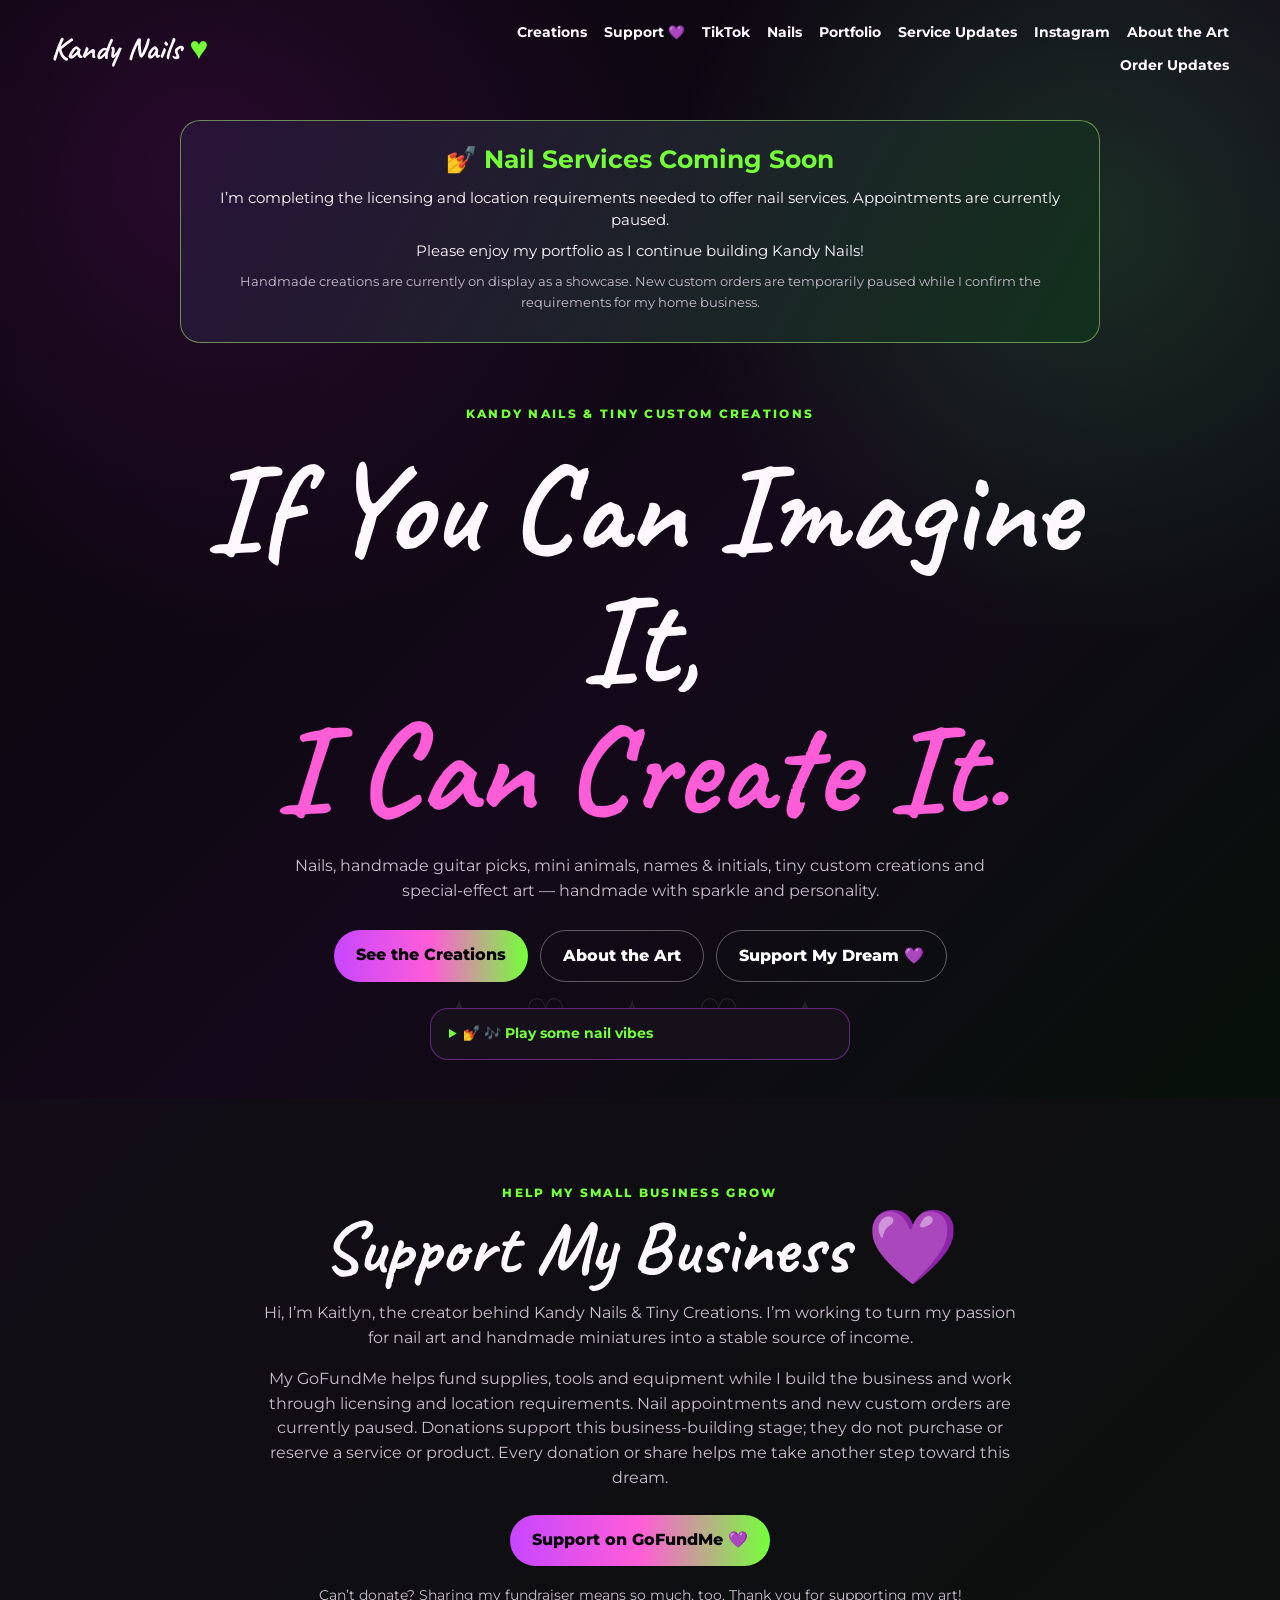
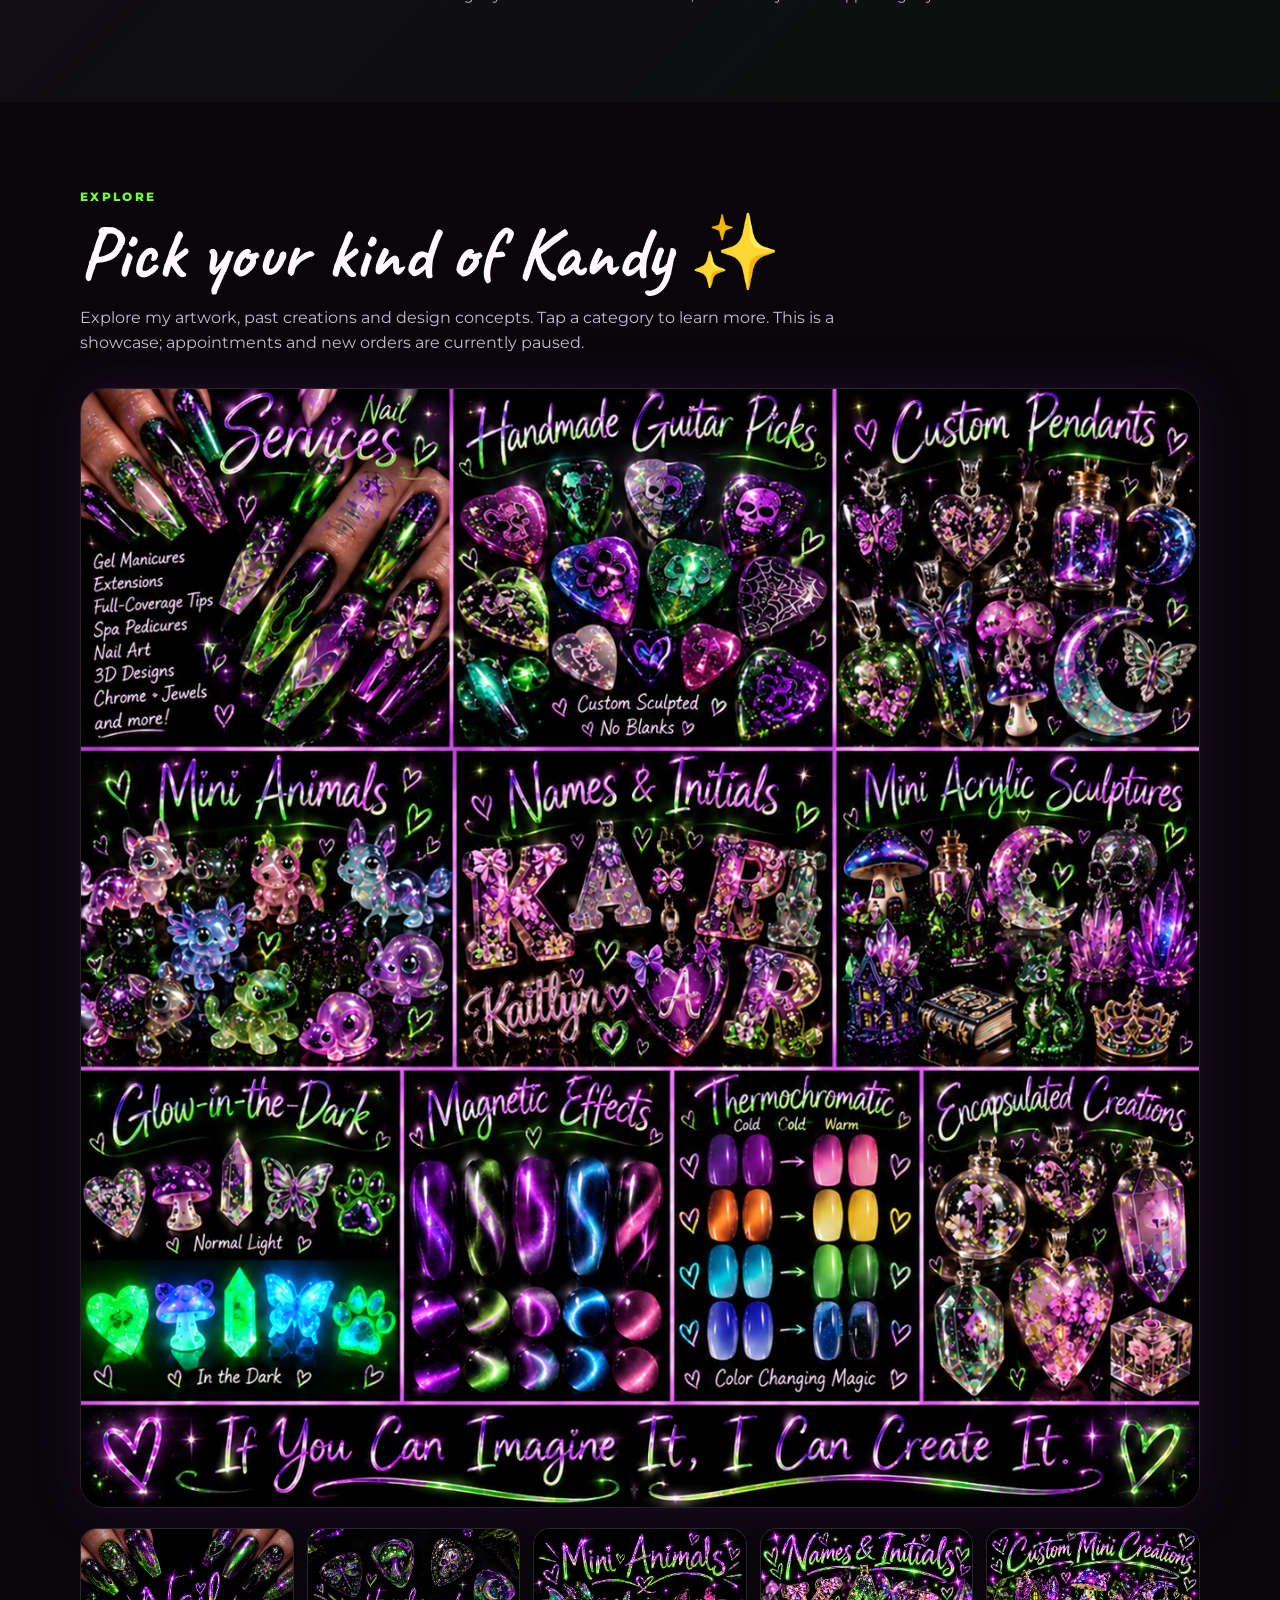
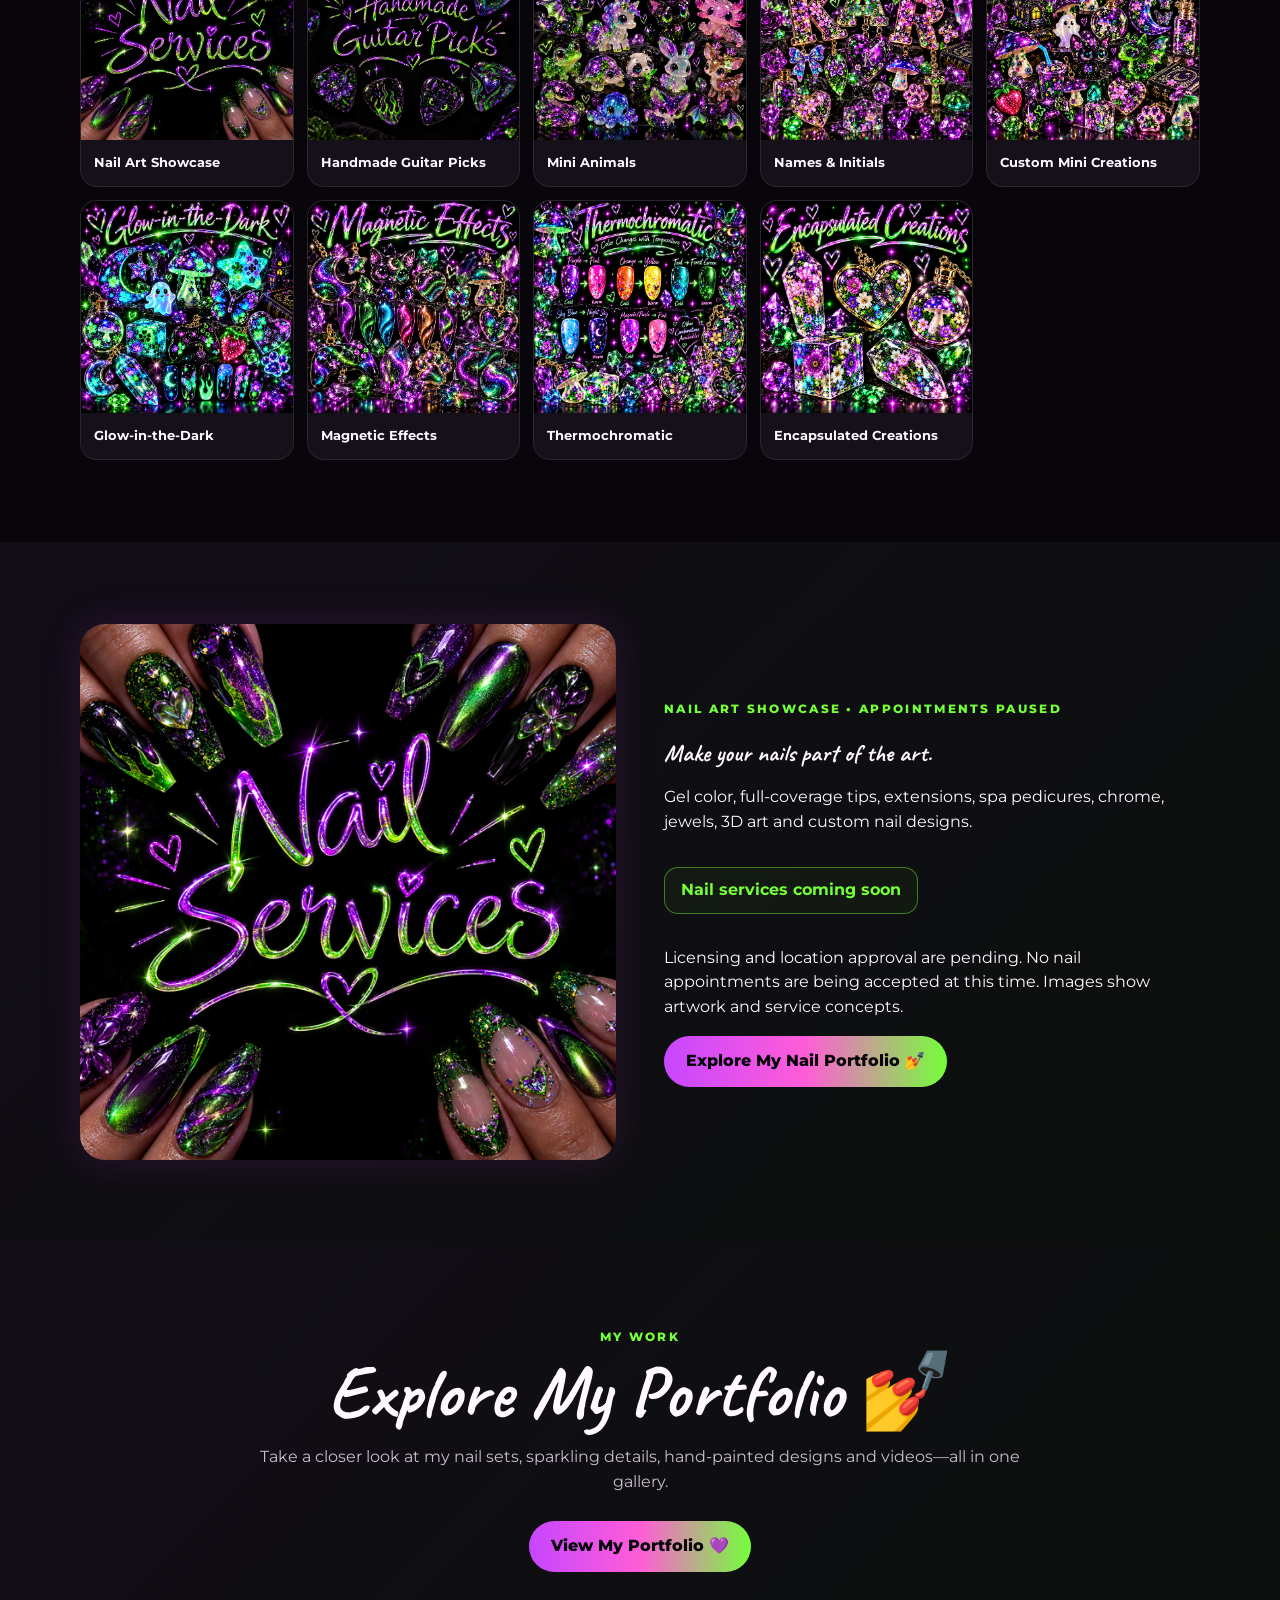
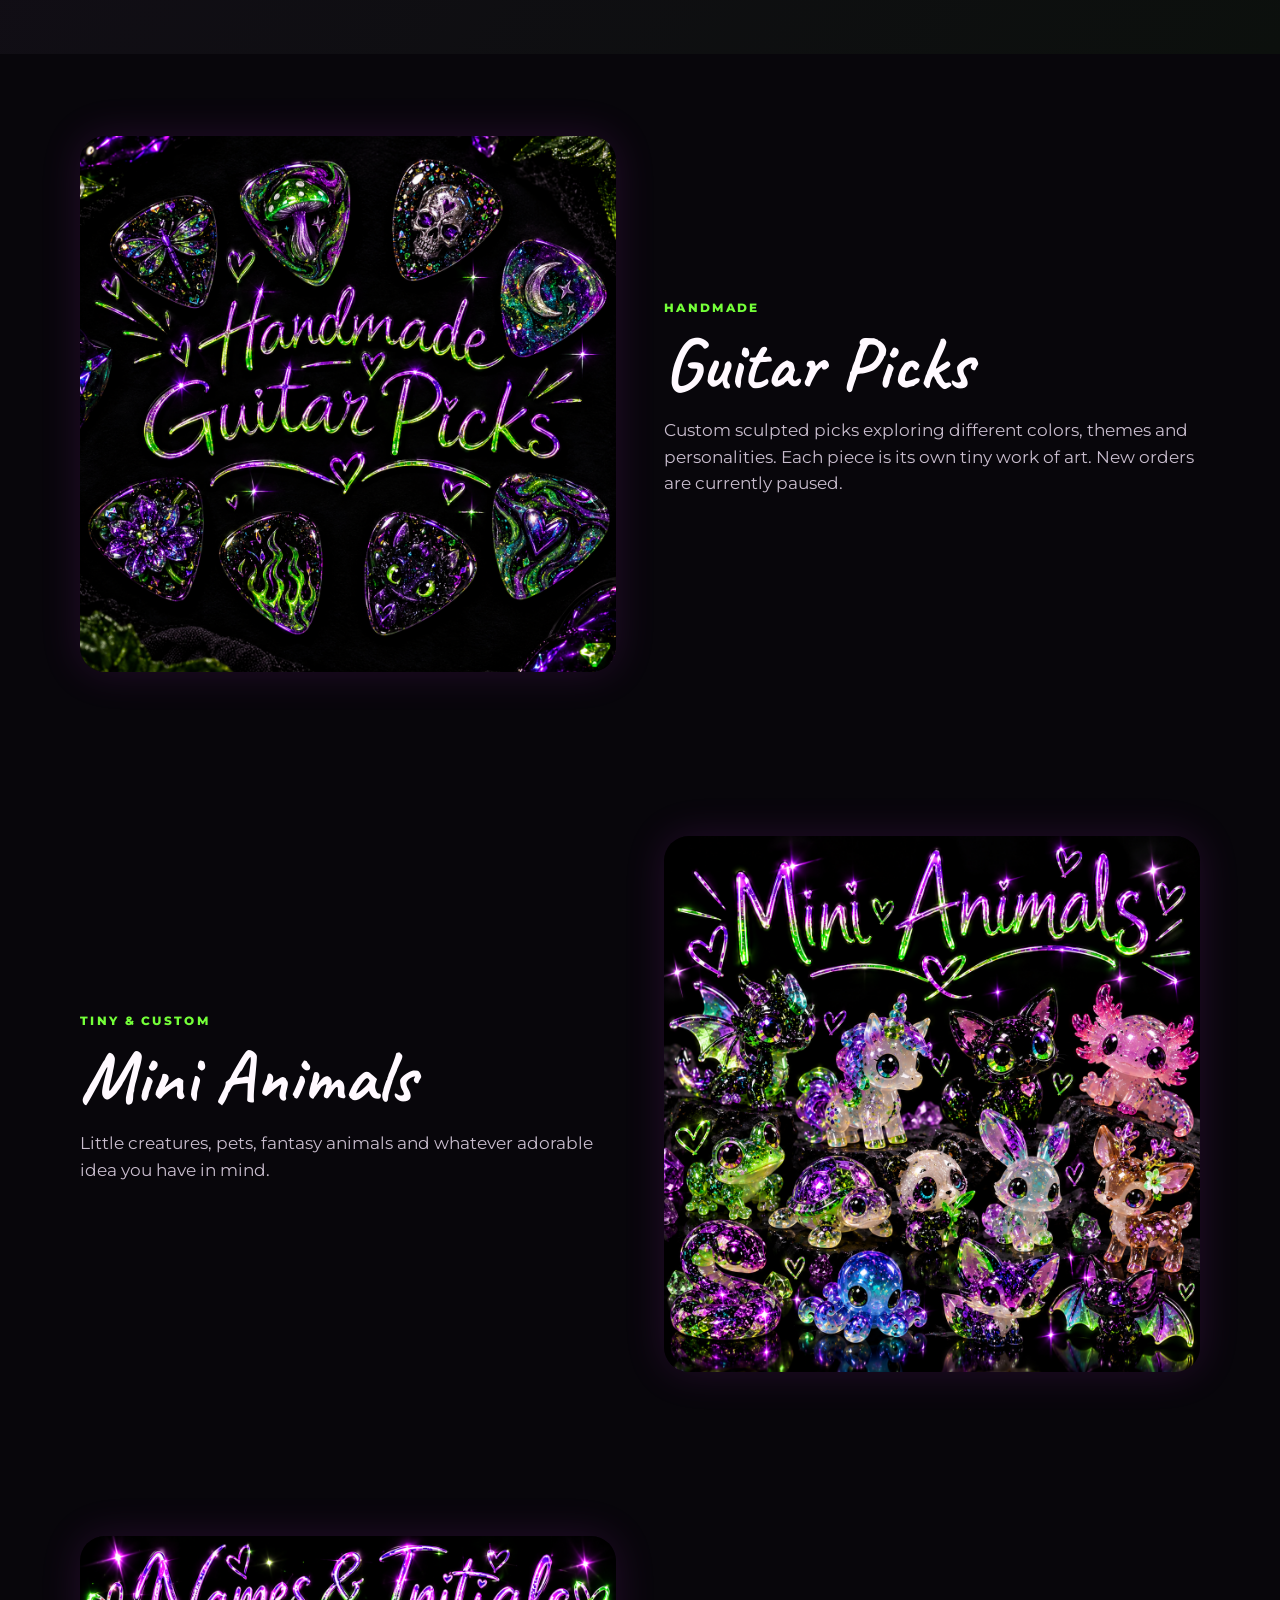
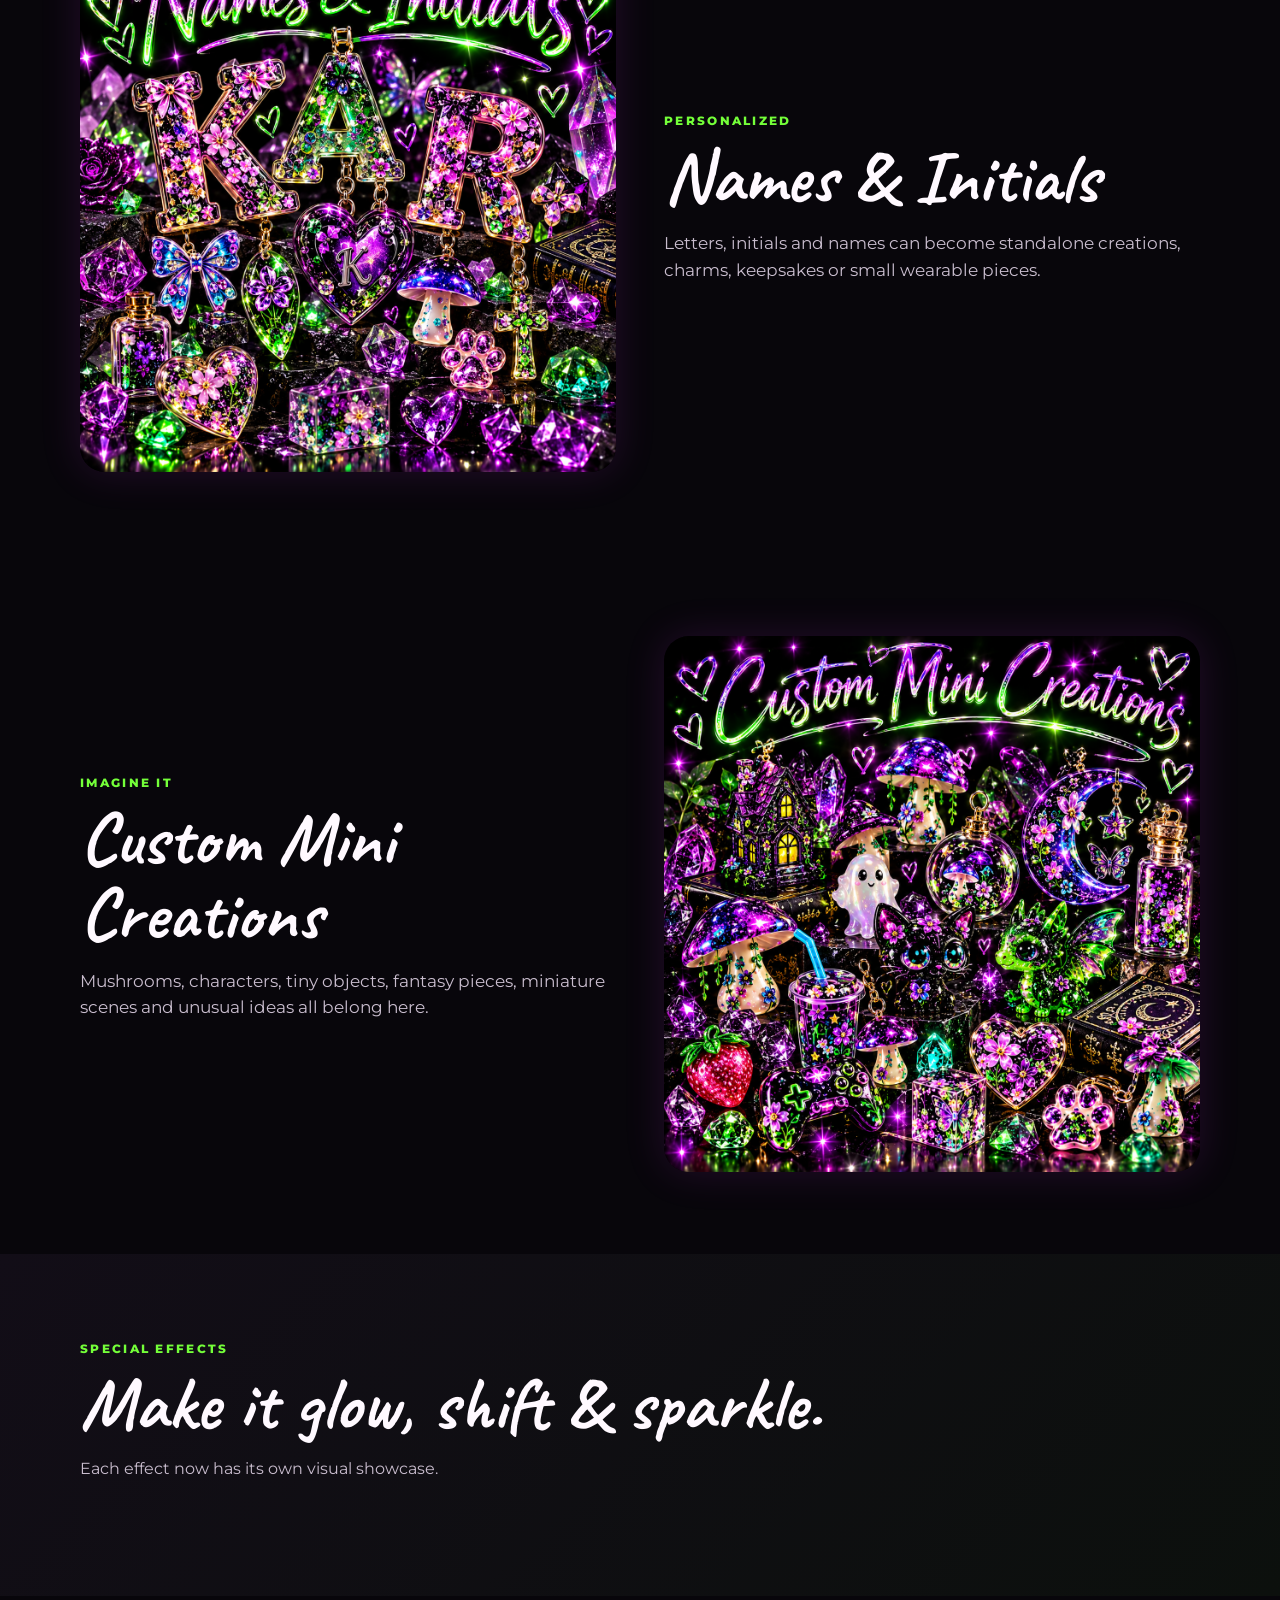
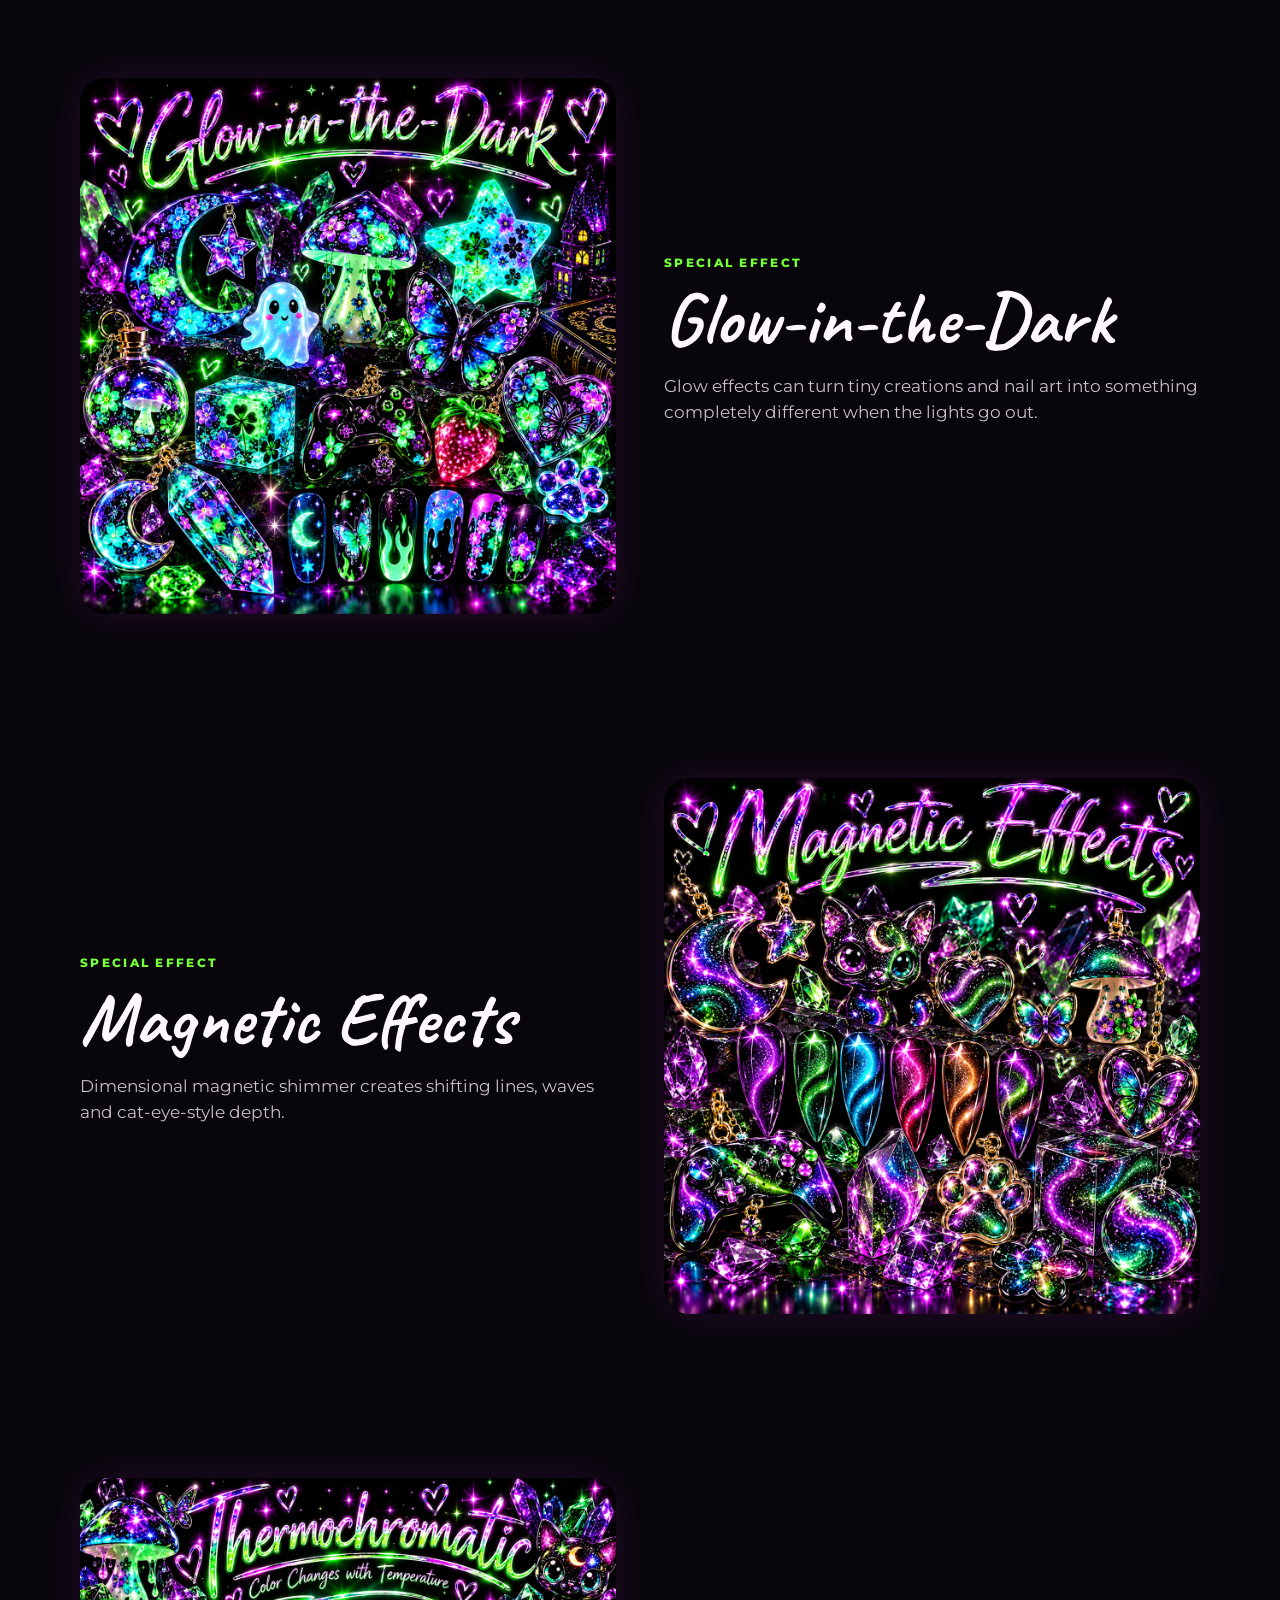
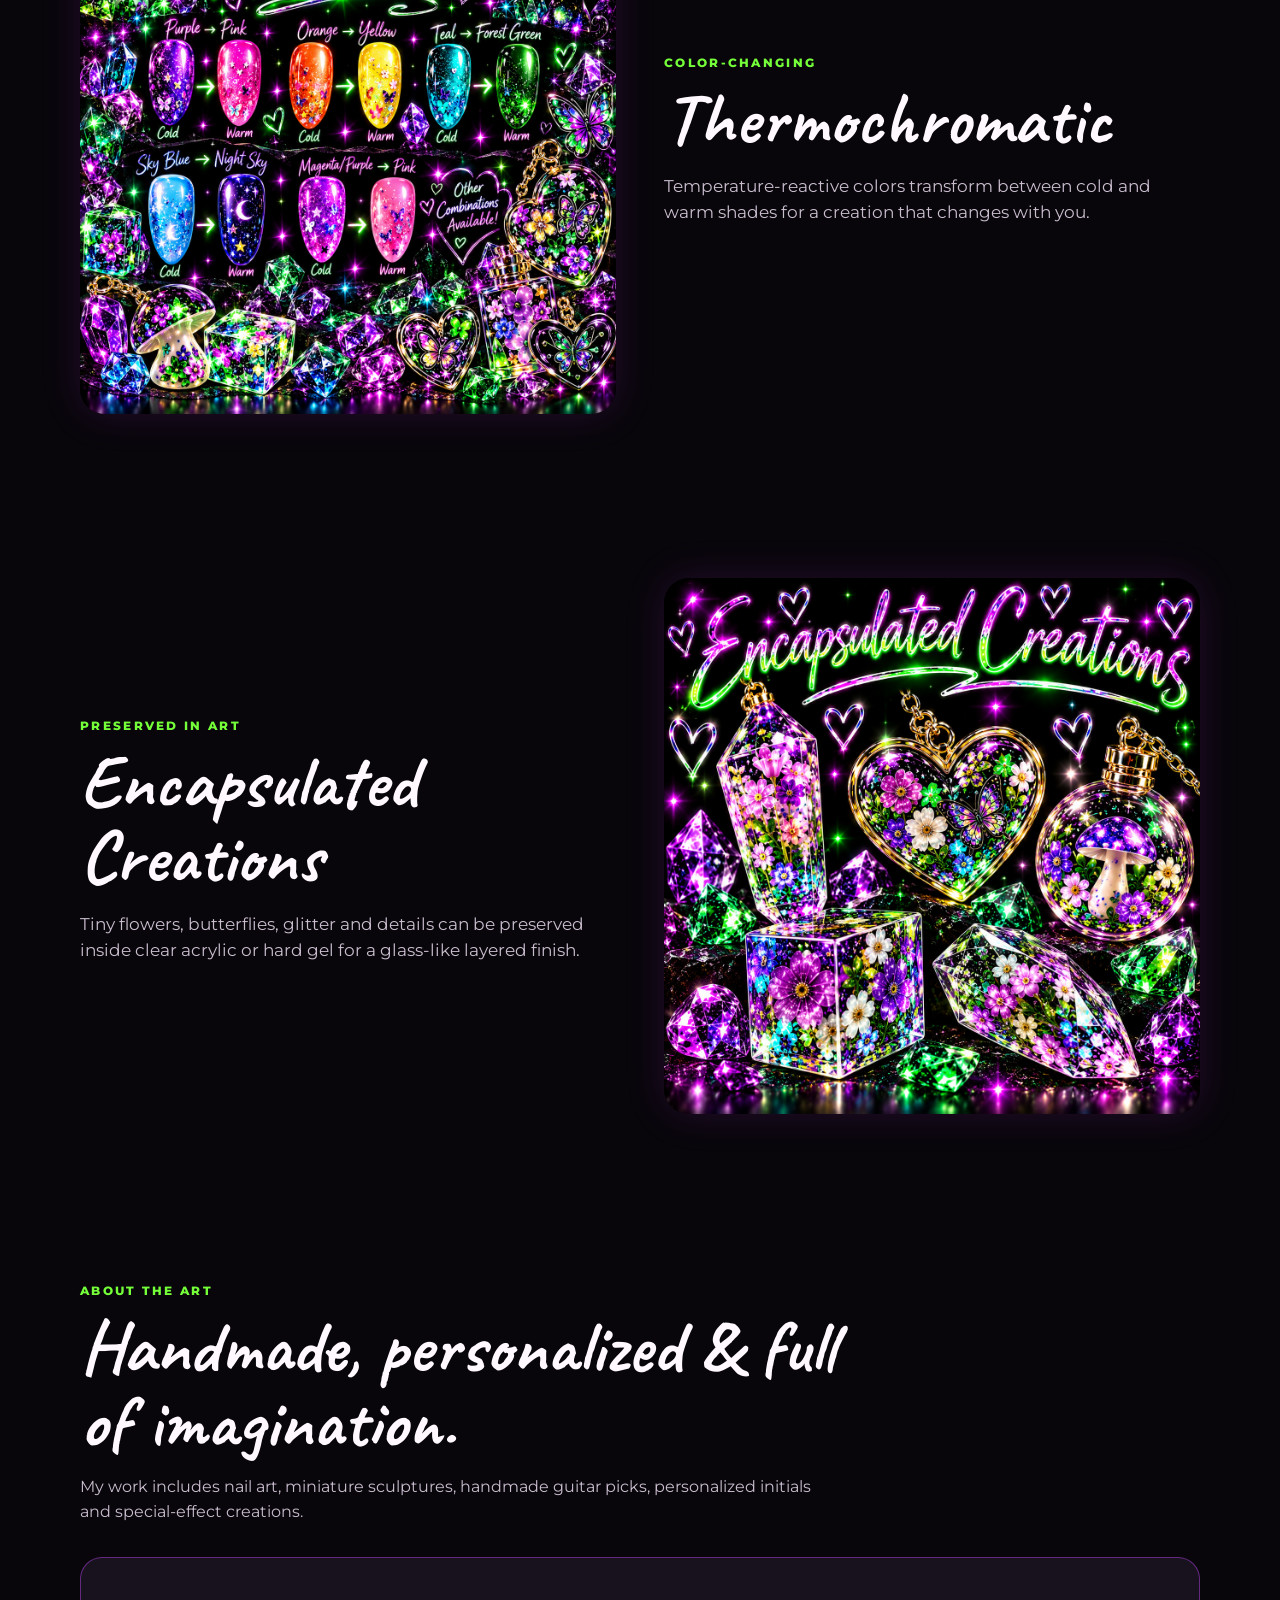
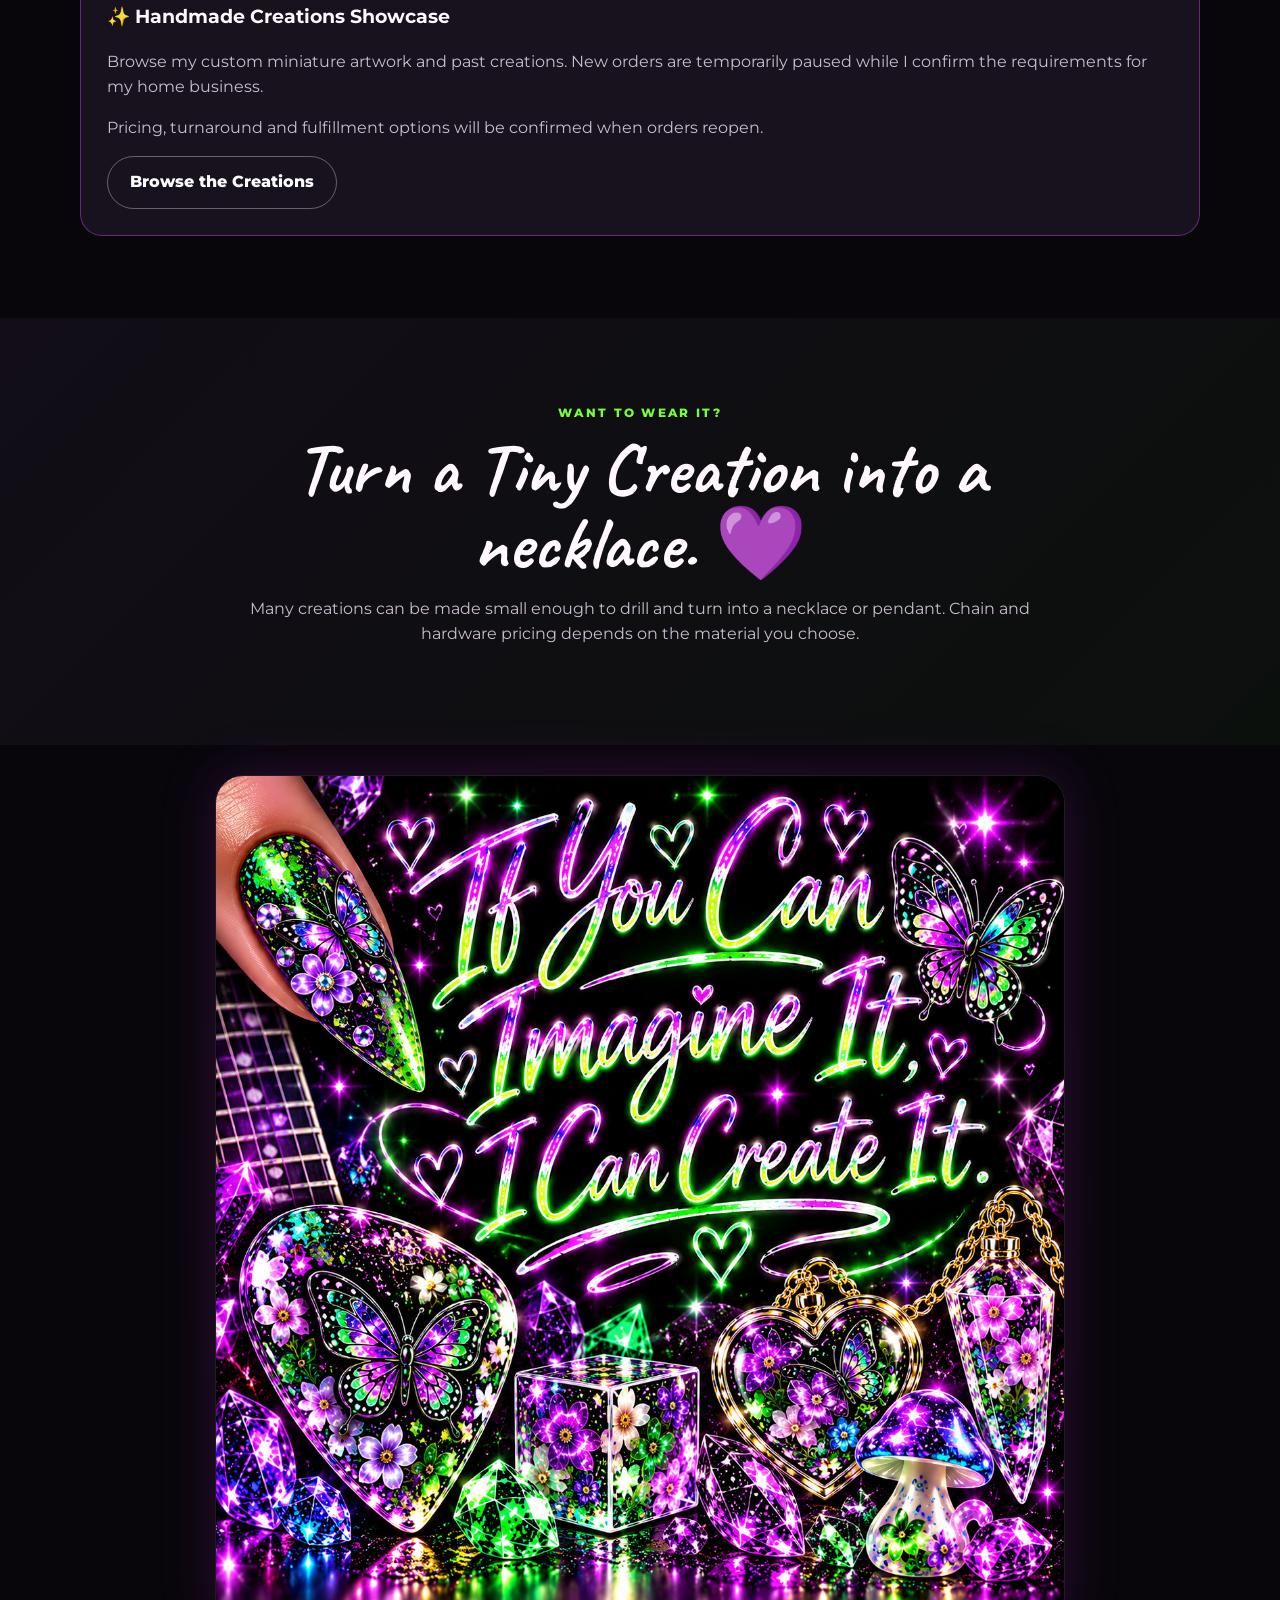
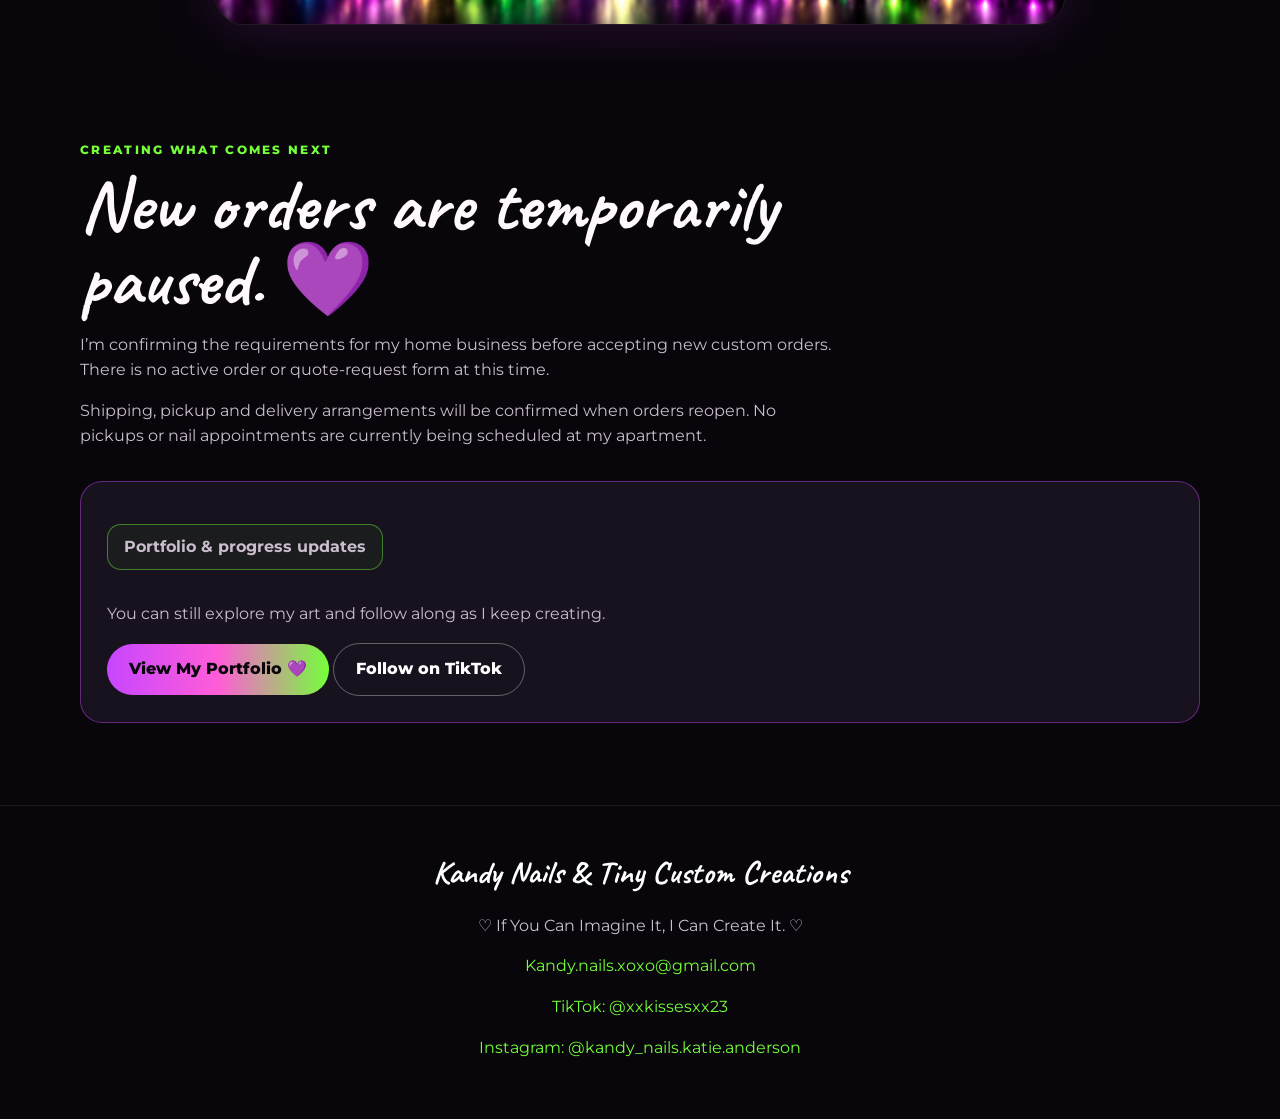
<file: index.html>
<!doctype html>
<html lang="en">
<head>
<meta charset="utf-8">
<meta name="viewport" content="width=device-width,initial-scale=1">
<meta name="theme-color" content="#08060b">
<title>Kandy Nails & Tiny Custom Creations</title>
<style>
@import url('https://fonts.googleapis.com/css2?family=Caveat:wght@500;600;700&family=Montserrat:wght@400;500;600;700;800&display=swap');
:root{--bg:#08060b;--panel:#15101a;--purple:#c746ff;--green:#74ff39;--pink:#ff5dd7;--text:#fff9ff;--muted:#c9bdce}
.nail-portfolio{display:grid;grid-template-columns:repeat(3,minmax(0,1fr));gap:20px}.nail-portfolio figure{margin:0;background:var(--panel);border:1px solid #ffffff20;border-radius:22px;overflow:hidden}.nail-portfolio a{display:block}.nail-portfolio img{width:100%;height:370px;object-fit:contain;background:#050407}.nail-portfolio a:focus-visible{outline:3px solid var(--green);outline-offset:-3px}.nail-portfolio figcaption{padding:20px}.nail-portfolio h3{font-family:Caveat,cursive;font-size:2rem;margin:0;color:var(--pink)}.nail-portfolio p{font-size:.9rem;color:var(--muted);margin:8px 0 0}@media(max-width:850px){.nail-portfolio{grid-template-columns:1fr}.nail-portfolio img{height:auto;max-height:520px}}
*{box-sizing:border-box}html{scroll-behavior:smooth}body{margin:0;background:var(--bg);color:var(--text);font-family:Montserrat,sans-serif;line-height:1.55}a{color:inherit;text-decoration:none}img{max-width:100%;display:block}
.hero{min-height:88vh;background:radial-gradient(circle at 15% 15%,#6d14744d,transparent 34%),radial-gradient(circle at 85% 20%,#2d8c4145,transparent 30%),linear-gradient(135deg,#050407,#14091a 55%,#07110a);position:relative;overflow:hidden}.hero:after{content:"✦  ♡  ✧  ♡  ✦";position:absolute;bottom:4%;width:100%;text-align:center;font-size:3rem;letter-spacing:1rem;color:#ffffff18}
nav{width:min(1180px,92%);margin:auto;padding:22px 0;display:flex;align-items:center;justify-content:space-between;position:relative;z-index:3}.logo{font-family:Caveat,cursive;font-size:2rem;font-weight:700}.logo span{color:var(--green)}#navLinks{display:flex;gap:22px;font-size:.85rem;font-weight:700}#navLinks a:hover{color:var(--green)}#menuBtn{display:none;background:none;border:0;color:white;font-size:1.6rem}
.hero-inner{width:min(920px,90%);margin:13vh auto 0;text-align:center;position:relative;z-index:2}.kicker,.eyebrow,.heading span{font-size:.72rem;letter-spacing:.2em;font-weight:800;color:var(--green)}h1,h2{font-family:Caveat,cursive;line-height:1.02}h1{font-size:clamp(4.3rem,10vw,8rem);margin:.15em 0}.hero h1 em{font-style:normal;color:var(--pink)}.lead{max-width:720px;margin:0 auto 26px;color:var(--muted)}.actions{display:flex;gap:12px;justify-content:center;flex-wrap:wrap}.btn{border:0;display:inline-block;background:linear-gradient(90deg,var(--purple),var(--pink),var(--green));color:#08060b;font-weight:800;padding:13px 22px;border-radius:999px;cursor:pointer}.ghost{background:transparent;color:white;border:1px solid #ffffff55}
.wrap{width:min(1120px,92%);margin:auto;padding:82px 0}.heading{max-width:760px;margin-bottom:32px}.heading h2,.feature h2,.wearable h2{font-size:clamp(3rem,6vw,4.6rem);margin:.08em 0}.heading p,.feature p,.wearable p{color:var(--muted)}.master-collage{width:100%;border-radius:25px;border:1px solid #ffffff20;box-shadow:0 0 50px #8c28b62b}.gallery{display:grid;grid-template-columns:repeat(5,1fr);gap:13px;margin-top:20px}.tile{background:var(--panel);border:1px solid #ffffff17;border-radius:17px;overflow:hidden}.tile img{aspect-ratio:1/1;object-fit:cover}.tile b{display:block;padding:13px;font-size:.8rem}.tile:hover{outline:1px solid var(--green);transform:translateY(-2px)}
.band,.effects,.wearable{background:linear-gradient(135deg,#120d17,#0c100d)}.split{width:min(1120px,92%);margin:auto;padding:82px 0;display:grid;grid-template-columns:1fr 1fr;gap:48px;align-items:center}.split>img,.feature>img{border-radius:25px;box-shadow:0 0 40px #b830d028}.mini-prices{margin:25px 0}.mini-prices p{display:flex;justify-content:space-between;border-bottom:1px solid #ffffff16;padding:9px 0;margin:0}.mini-prices strong{color:var(--green)}small{color:#9f92a6}.feature{display:grid;grid-template-columns:1fr 1fr;gap:48px;align-items:center}.feature.reverse img{order:2}.feature p{font-size:1.05rem}.effect-cards{display:grid;grid-template-columns:repeat(4,1fr);gap:15px}.effect-cards article,.price-cards article{background:#18121e;border:1px solid #ffffff16;border-radius:22px;padding:24px}.effect-cards i{font-style:normal;font-size:2rem}.effect-cards h3{margin:.5em 0}.effect-cards p,.price-cards p{color:var(--muted);font-size:.9rem}
.price-cards{display:grid;grid-template-columns:repeat(3,1fr);gap:16px}.price-cards h3{font-family:Caveat,cursive;font-size:2.1rem;margin:0 0 12px}.price-cards p{display:flex;justify-content:space-between;border-bottom:1px solid #ffffff12;padding:9px 0}.price-cards .featured{background:linear-gradient(145deg,#291232,#122217);border-color:#9dff6550}.big{font-size:3.4rem;font-weight:800;color:var(--pink);margin:18px 0}.big span{color:var(--green)}.price-cards .featured p,.price-cards .muted{display:block;border:0}.center{text-align:center;max-width:780px}.order form{display:grid;grid-template-columns:1fr 1fr;gap:16px;background:#151019;border:1px solid #ffffff17;padding:25px;border-radius:24px}.order label{display:grid;gap:7px;font-size:.78rem;font-weight:700}.order label:nth-child(2){grid-column:span 2}.order input,.order textarea,.order select{width:100%;border:1px solid #ffffff24;background:#08060b;color:white;border-radius:12px;padding:13px;font:inherit}.order textarea{min-height:120px;resize:vertical}.order button{justify-self:start}.demo{color:var(--green);font-size:.85rem}
footer{text-align:center;padding:42px 20px;border-top:1px solid #ffffff13;color:var(--muted)}footer strong{font-family:Caveat,cursive;font-size:2rem;color:white}
@media(max-width:850px){#menuBtn{display:block}#navLinks{display:none;position:absolute;top:68px;left:0;right:0;flex-direction:column;background:#17111d;padding:18px;border-radius:18px}#navLinks.show{display:flex}.gallery{grid-template-columns:repeat(2,1fr)}.split,.feature{grid-template-columns:1fr}.feature.reverse img{order:0}.effect-cards{grid-template-columns:repeat(2,1fr)}.price-cards{grid-template-columns:1fr}.order form{grid-template-columns:1fr}.order label:nth-child(2){grid-column:auto}}
@media(max-width:520px){.gallery,.effect-cards{grid-template-columns:1fr}.wrap,.split{padding:58px 0}.hero-inner{margin-top:9vh}}

.brand-finale{background:radial-gradient(circle at 50% 50%,#5b126238,transparent 60%),#08060b}
.brand-finale .wrap{padding-top:30px;padding-bottom:30px}
.brand-finale img{width:min(850px,100%);margin:auto;border-radius:28px;box-shadow:0 0 55px #b62fce35;border:1px solid #ffffff18}
footer a{color:var(--green)}

.tiktok-link{display:inline-block;color:var(--pink);font-weight:800;border-bottom:1px solid var(--green);padding-bottom:3px}
.tiktok-link:hover,footer .social a:hover{color:var(--green)}
footer .social{margin-top:6px}

.policies{background:linear-gradient(135deg,#110c16,#0a120c)}
.policy-box{background:#18121e;border:1px solid #ffffff18;border-radius:26px;padding:28px;box-shadow:0 0 40px #8c28b61c}
.policy-box p{color:var(--muted);padding:12px 0;margin:0;border-bottom:1px solid #ffffff10}
.policy-box p:last-child{border-bottom:0}
.policy-box b{color:var(--text)}
.policy-highlight{margin-top:12px!important;padding:17px!important;border:1px solid #74ff3940!important;background:#74ff390c;border-radius:16px;color:var(--text)!important;font-weight:600}
.shipping{background:#0b080e}.shipping-grid{display:grid;grid-template-columns:repeat(2,1fr);gap:16px}.shipping-grid article{background:#18121e;border:1px solid #ffffff18;border-radius:22px;padding:24px}.shipping-grid h3{font-family:Caveat,cursive;font-size:2rem;margin:0 0 10px}.shipping-grid p{color:var(--muted);margin:0}.shipping-note{margin-top:16px;padding:20px;border-radius:18px;background:#74ff390b;border:1px solid #74ff3935;color:var(--muted)}.shipping-note b{color:var(--text)}@media(max-width:700px){.shipping-grid{grid-template-columns:1fr}}


#navLinks{flex-wrap:wrap;justify-content:flex-end;gap:12px 17px;max-width:820px}
.nail-portfolio{align-items:start}.nail-portfolio figure[hidden]{display:none}
.photo-open{display:block;position:relative;border:0;padding:0;width:100%;background:#050407;color:white;cursor:zoom-in;font:inherit;text-align:left}
.photo-open img,.video-frame video{display:block;width:100%;height:370px;object-fit:contain;background:#050407}
.photo-open:focus-visible,.portfolio-filters button:focus-visible,#close-photo:focus-visible{outline:3px solid var(--green);outline-offset:3px}
.media-badge{display:inline-block;padding:7px 12px;font-size:.68rem;font-weight:700;color:var(--green);background:#100b15}.video-frame .media-badge{color:var(--pink)}
.portfolio-filters{display:flex;gap:10px;flex-wrap:wrap}.portfolio-filters button{font:inherit;font-size:.85rem;font-weight:700;cursor:pointer;color:var(--text);background:var(--panel);border:1px solid #ffffff35;padding:10px 22px;border-radius:999px}.portfolio-filters button.active{background:var(--green);color:#08060b;border-color:var(--green)}.portfolio-count{color:var(--muted);font-size:.8rem;margin:16px 0 22px}
#photo-dialog{width:min(1000px,94vw);max-height:95vh;padding:16px;background:#100b15;color:var(--text);border:1px solid #c746ff70;border-radius:18px}#photo-dialog::backdrop{background:#000d}#large-photo{max-height:75vh;margin:auto;object-fit:contain}#close-photo{display:block;margin:0 0 12px auto;padding:9px 18px;border:0;border-radius:30px;background:var(--green);color:#08060b;font-weight:800;cursor:pointer}#photo-caption{text-align:center}
@media(max-width:850px){.photo-open img,.video-frame video{height:390px}#navLinks{max-width:none;align-items:flex-start}}
@media(max-width:420px){.photo-open img,.video-frame video{height:330px}}
.music-card{width:min(420px,100%);margin:26px auto 38px;text-align:left;background:#15101a;border:1px solid #c746ff70;border-radius:18px;overflow:hidden}.music-card summary{padding:14px 18px;cursor:pointer;font-weight:700;font-size:.85rem;color:var(--green)}.music-card summary:focus-visible{outline:3px solid var(--green);outline-offset:-3px}.music-content{padding:0 16px 16px}.music-content p{font-size:.78rem;color:var(--muted);margin:0 0 12px}.music-content iframe{display:block;width:100%;aspect-ratio:16/9;min-height:200px;border:0;border-radius:12px}.music-content a{display:inline-block;margin-top:12px;color:var(--pink);font-size:.78rem;text-decoration:underline;text-underline-offset:3px}

.availability-notice{width:min(920px,92%);margin:22px auto 0;padding:22px 26px;background:linear-gradient(120deg,#291338,#12301c);border:1px solid #a7f17588;border-radius:20px;position:relative;z-index:2;text-align:center}
.availability-notice h2{font-family:Montserrat,sans-serif;font-size:clamp(1.15rem,3vw,1.55rem);line-height:1.35;margin:0 0 10px;color:var(--green)}
.availability-notice p{margin:8px 0;color:var(--text);font-size:.92rem}.availability-notice .small-status{color:var(--muted);font-size:.83rem}
.status-label{display:inline-block;padding:10px 16px;border:1px solid #74ff3970;border-radius:14px;color:var(--green);font-weight:700;background:#74ff390b}.hero-inner{margin-top:7vh}.paused-card{padding:26px;border-radius:22px;border:1px solid #c746ff70;background:#18121e}.paused-card p{color:var(--muted)}
</style>
</head>
<body>
<header class="hero" id="home">
  <nav>
    <a class="logo" href="#home">Kandy Nails <span>♥</span></a>
    <button id="menuBtn" aria-label="Open menu">☰</button>
    <div id="navLinks">
      <a href="#categories">Creations</a><a href="#support">Support 💜</a><a href="https://www.tiktok.com/@xxkissesxx23" target="_blank" rel="noopener">TikTok</a><a href="#nails">Nails</a><a href="portfolio.html">Portfolio</a><a href="#availability">Service Updates</a><a href="https://www.instagram.com/kandy_nails.katie.anderson/" target="_blank" rel="noopener noreferrer">Instagram</a><a href="#pricing">About the Art</a><a href="#order">Order Updates</a>
    </div>
  </nav>
  <section class="availability-notice" id="availability" aria-labelledby="availability-title">
    <h2 id="availability-title">💅 Nail Services Coming Soon</h2>
    <p>I’m completing the licensing and location requirements needed to offer nail services. Appointments are currently paused.</p>
    <p>Please enjoy my portfolio as I continue building Kandy Nails!</p>
    <p class="small-status">Handmade creations are currently on display as a showcase. New custom orders are temporarily paused while I confirm the requirements for my home business.</p>
  </section>
  <div class="hero-inner">
    <p class="kicker">KANDY NAILS & TINY CUSTOM CREATIONS</p>
    <h1>If You Can Imagine It,<br><em>I Can Create It.</em></h1>
    <p class="lead">Nails, handmade guitar picks, mini animals, names & initials, tiny custom creations and special-effect art — handmade with sparkle and personality.</p>
    <div class="actions"><a class="btn" href="#categories">See the Creations</a><a class="btn ghost" href="#pricing">About the Art</a><a class="btn ghost" href="#support">Support My Dream 💜</a></div>
    <details class="music-card">
      <summary>💅 🎶 Play some nail vibes</summary>
      <div class="music-content">
        <p>A little music while you explore my creations. Tap Play to listen, and pause anytime.</p>
        <iframe loading="lazy" src="https://www.youtube.com/embed/6npuJF3hwmY?playsinline=1" title="Kaitlyn’s nail vibes — YouTube music player" allow="accelerometer; encrypted-media; gyroscope; picture-in-picture; fullscreen" referrerpolicy="strict-origin-when-cross-origin" allowfullscreen></iframe>
        <a href="https://music.youtube.com/watch?v=6npuJF3hwmY" target="_blank" rel="noopener noreferrer">Open in YouTube Music ↗</a>
      </div>
    </details>
  </div>
</header>

<main>

<section id="support" class="band" aria-labelledby="support-title">
 <div class="wrap center">
  <div class="heading" style="margin:0 auto 24px"><span>HELP MY SMALL BUSINESS GROW</span><h2 id="support-title">Support My Business 💜</h2>
  <p>Hi, I’m Kaitlyn, the creator behind Kandy Nails &amp; Tiny Creations. I’m working to turn my passion for nail art and handmade miniatures into a stable source of income.</p>
  <p>My GoFundMe helps fund supplies, tools and equipment while I build the business and work through licensing and location requirements. Nail appointments and new custom orders are currently paused. Donations support this business-building stage; they do not purchase or reserve a service or product. Every donation or share helps me take another step toward this dream.</p></div>
  <a class="btn" href="https://gofund.me/85987b3fd" target="_blank" rel="noopener noreferrer">Support on GoFundMe 💜</a>
  <p style="color:var(--muted);font-size:.9rem;margin-top:18px">Can’t donate? Sharing my fundraiser means so much, too. Thank you for supporting my art!</p>
 </div>
</section>

<section id="categories" class="wrap">
  <div class="heading"><span>EXPLORE</span><h2>Pick your kind of Kandy ✨</h2><p>Explore my artwork, past creations and design concepts. Tap a category to learn more. This is a showcase; appointments and new orders are currently paused.</p></div>
  <img class="master-collage" src="assets/category-collage.png" alt="Kandy Nails and Tiny Custom Creations category collage">
  <div class="gallery">
    <a class="tile" href="#nails"><img src="assets/nail-services.png" alt="Nail Services"><b>Nail Art Showcase</b></a>
    <a class="tile" href="#guitar"><img src="assets/guitar-picks.png" alt="Handmade Guitar Picks"><b>Handmade Guitar Picks</b></a>
    <a class="tile" href="#animals"><img src="assets/mini-animals.png" alt="Mini Animals"><b>Mini Animals</b></a>
    <a class="tile" href="#names"><img src="assets/names-initials.png" alt="Names and Initials"><b>Names & Initials</b></a>
    <a class="tile" href="#minis"><img src="assets/custom-mini-creations.png" alt="Custom Mini Creations"><b>Custom Mini Creations</b></a>
    <a class="tile" href="#glow"><img src="assets/glow-in-the-dark.png" alt="Glow-in-the-Dark"><b>Glow-in-the-Dark</b></a>
    <a class="tile" href="#magnetic"><img src="assets/magnetic-effects.png" alt="Magnetic Effects"><b>Magnetic Effects</b></a>
    <a class="tile" href="#thermo"><img src="assets/thermochromatic.png" alt="Thermochromatic"><b>Thermochromatic</b></a>
    <a class="tile" href="#encapsulated"><img src="assets/encapsulated-creations.png" alt="Encapsulated Creations"><b>Encapsulated Creations</b></a>
  </div>
</section>

<section class="band" id="nails"><div class="split">
  <img src="assets/nail-services.png" alt="Kandy Nails services concept">
  <div><span class="eyebrow">NAIL ART SHOWCASE • APPOINTMENTS PAUSED</span><h2>Make your nails part of the art.</h2>
  <p>Gel color, full-coverage tips, extensions, spa pedicures, chrome, jewels, 3D art and custom nail designs.</p>
  <p class="status-label">Nail services coming soon</p>
  <p>Licensing and location approval are pending. No nail appointments are being accepted at this time. Images show artwork and service concepts.</p>
  <a class="btn" href="portfolio.html">Explore My Nail Portfolio 💅</a>
  </div>
</div></section>

<section id="nail-gallery" class="band"><div class="wrap center"><div class="heading" style="margin:0 auto 26px"><span>MY WORK</span><h2>Explore My Portfolio 💅</h2><p>Take a closer look at my nail sets, sparkling details, hand-painted designs and videos—all in one gallery.</p></div><a class="btn" href="portfolio.html">View My Portfolio 💜</a></div></section>

<section class="wrap feature" id="guitar"><img src="assets/guitar-picks.png" alt="Handmade guitar picks"><div><span class="eyebrow">HANDMADE</span><h2>Guitar Picks</h2><p>Custom sculpted picks exploring different colors, themes and personalities. Each piece is its own tiny work of art. New orders are currently paused.</p></div></section>
<section class="wrap feature reverse" id="animals"><img src="assets/mini-animals.png" alt="Mini animals"><div><span class="eyebrow">TINY & CUSTOM</span><h2>Mini Animals</h2><p>Little creatures, pets, fantasy animals and whatever adorable idea you have in mind.</p></div></section>
<section class="wrap feature" id="names"><img src="assets/names-initials.png" alt="Names and initials"><div><span class="eyebrow">PERSONALIZED</span><h2>Names & Initials</h2><p>Letters, initials and names can become standalone creations, charms, keepsakes or small wearable pieces.</p></div></section>
<section class="wrap feature reverse" id="minis"><img src="assets/custom-mini-creations.png" alt="Custom mini creations"><div><span class="eyebrow">IMAGINE IT</span><h2>Custom Mini Creations</h2><p>Mushrooms, characters, tiny objects, fantasy pieces, miniature scenes and unusual ideas all belong here.</p></div></section>

<section class="effects">
<div class="wrap">
 <div class="heading"><span>SPECIAL EFFECTS</span><h2>Make it glow, shift & sparkle.</h2><p>Each effect now has its own visual showcase.</p></div>
</div></section>

<section class="wrap feature" id="glow"><img src="assets/glow-in-the-dark.png" alt="Glow-in-the-Dark creations"><div><span class="eyebrow">SPECIAL EFFECT</span><h2>Glow-in-the-Dark</h2><p>Glow effects can turn tiny creations and nail art into something completely different when the lights go out.</p></div></section>
<section class="wrap feature reverse" id="magnetic"><img src="assets/magnetic-effects.png" alt="Magnetic Effects"><div><span class="eyebrow">SPECIAL EFFECT</span><h2>Magnetic Effects</h2><p>Dimensional magnetic shimmer creates shifting lines, waves and cat-eye-style depth.</p></div></section>
<section class="wrap feature" id="thermo"><img src="assets/thermochromatic.png" alt="Thermochromatic color changing creations"><div><span class="eyebrow">COLOR-CHANGING</span><h2>Thermochromatic</h2><p>Temperature-reactive colors transform between cold and warm shades for a creation that changes with you.</p></div></section>
<section class="wrap feature reverse" id="encapsulated"><img src="assets/encapsulated-creations.png" alt="Encapsulated Creations"><div><span class="eyebrow">PRESERVED IN ART</span><h2>Encapsulated Creations</h2><p>Tiny flowers, butterflies, glitter and details can be preserved inside clear acrylic or hard gel for a glass-like layered finish.</p></div></section>

<section id="pricing" class="wrap">
 <div class="heading"><span>ABOUT THE ART</span><h2>Handmade, personalized &amp; full of imagination.</h2><p>My work includes nail art, miniature sculptures, handmade guitar picks, personalized initials and special-effect creations.</p></div>
 <div class="paused-card"><h3>✨ Handmade Creations Showcase</h3><p>Browse my custom miniature artwork and past creations. New orders are temporarily paused while I confirm the requirements for my home business.</p><p>Pricing, turnaround and fulfillment options will be confirmed when orders reopen.</p><a class="btn ghost" href="#categories">Browse the Creations</a></div>
</section>

<section class="wearable"><div class="wrap center">
 <span class="eyebrow">WANT TO WEAR IT?</span><h2>Turn a Tiny Creation into a necklace. 💜</h2>
 <p>Many creations can be made small enough to drill and turn into a necklace or pendant. Chain and hardware pricing depends on the material you choose.</p>
</div></section>

<section class="brand-finale"><div class="wrap">
<img src="assets/imagine-create.png" alt="If You Can Imagine It, I Can Create It">
</div></section>
<section id="order" class="wrap order" aria-labelledby="order-status-title">
 <div class="heading"><span>CREATING WHAT COMES NEXT</span><h2 id="order-status-title">New orders are temporarily paused. 💜</h2><p>I’m confirming the requirements for my home business before accepting new custom orders. There is no active order or quote-request form at this time.</p><p>Shipping, pickup and delivery arrangements will be confirmed when orders reopen. No pickups or nail appointments are currently being scheduled at my apartment.</p></div>
 <div class="paused-card"><p class="status-label">Portfolio &amp; progress updates</p><p>You can still explore my art and follow along as I keep creating.</p><a class="btn" href="portfolio.html">View My Portfolio 💜</a> <a class="btn ghost" href="https://www.tiktok.com/@xxkissesxx23" target="_blank" rel="noopener noreferrer">Follow on TikTok</a></div>
</section>
</main>

<footer><strong>Kandy Nails & Tiny Custom Creations</strong>
<p>♡ If You Can Imagine It, I Can Create It. ♡</p>
<p><a href="mailto:Kandy.nails.xoxo@gmail.com">Kandy.nails.xoxo@gmail.com</a></p>
<p class="social"><a href="https://www.tiktok.com/@xxkissesxx23" target="_blank" rel="noopener">TikTok: @xxkissesxx23</a></p><p class="social"><a href="https://www.instagram.com/kandy_nails.katie.anderson/" target="_blank" rel="noopener noreferrer">Instagram: @kandy_nails.katie.anderson</a></p></footer>
<script>
const b=document.getElementById('menuBtn'), n=document.getElementById('navLinks');
b.onclick=()=>n.classList.toggle('show');
document.querySelectorAll('#navLinks a').forEach(a=>a.onclick=()=>n.classList.remove('show'));


</script>
</body></html>
</file>
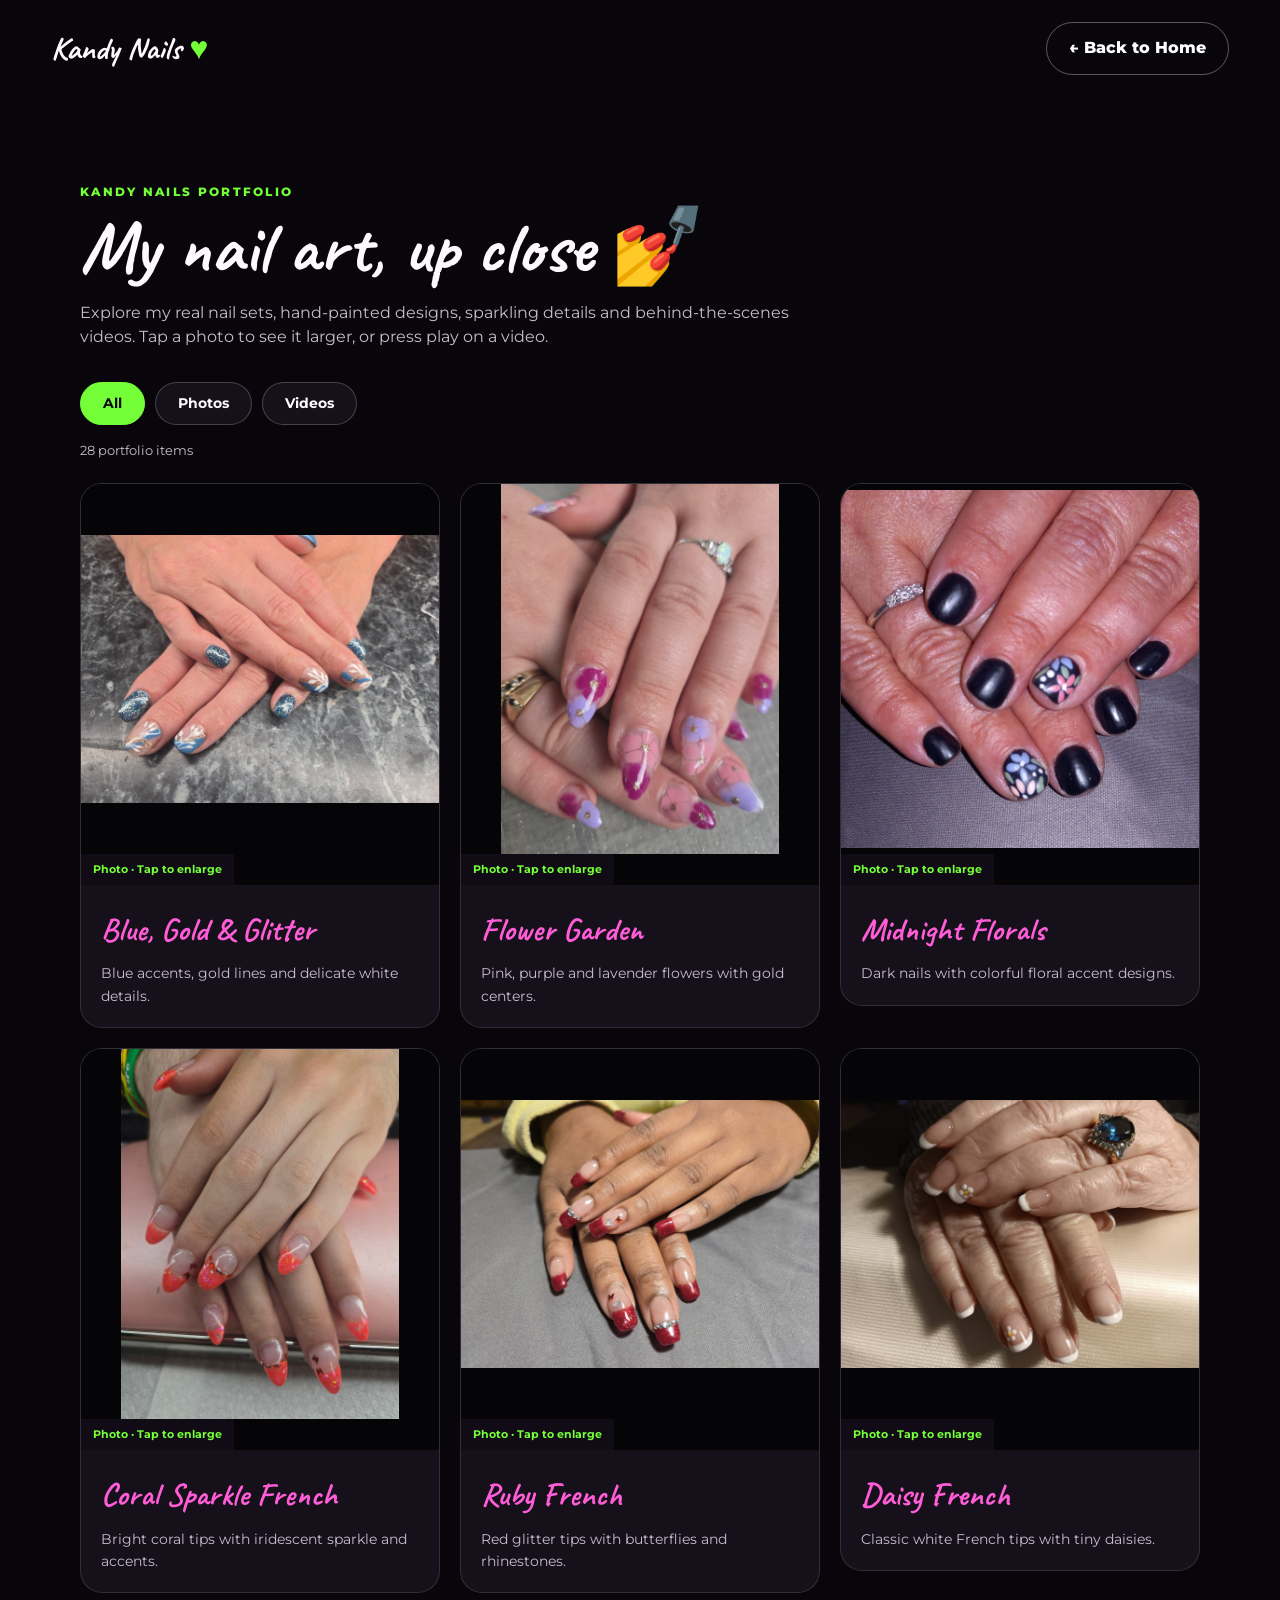
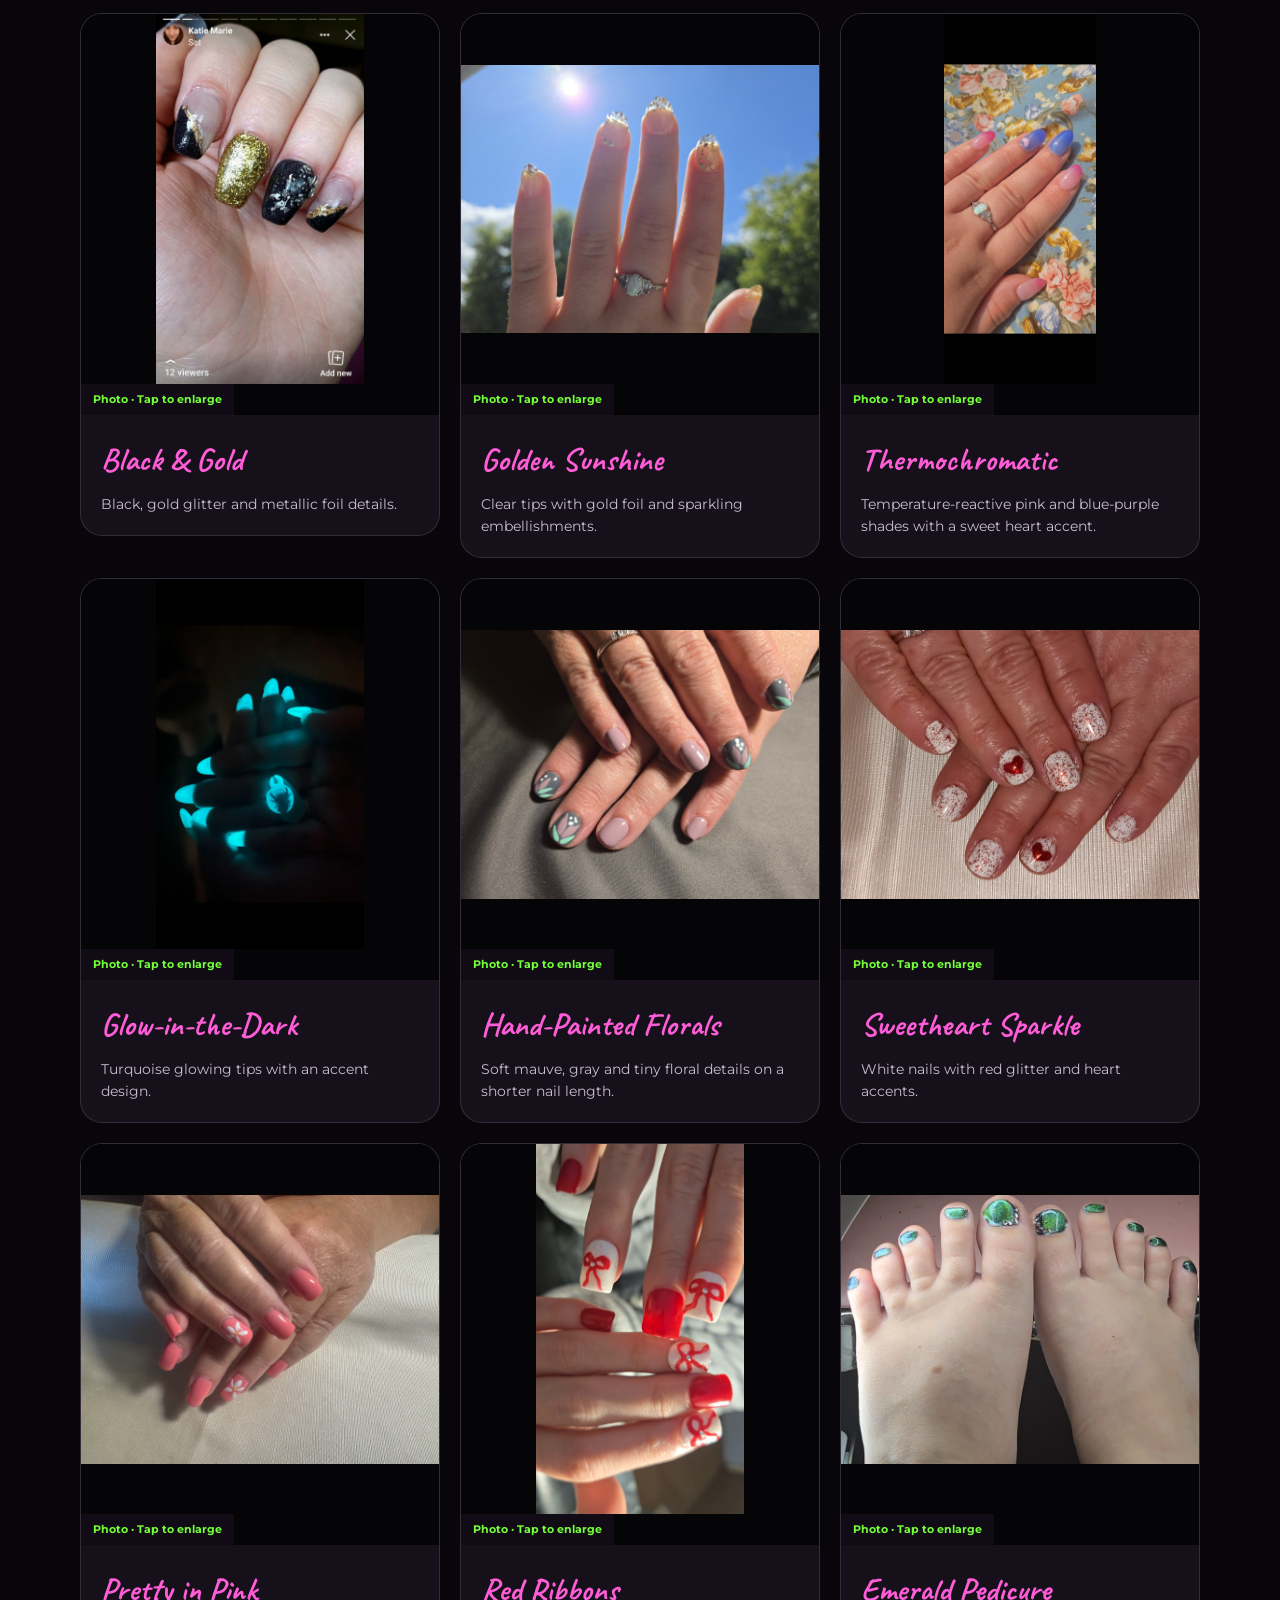
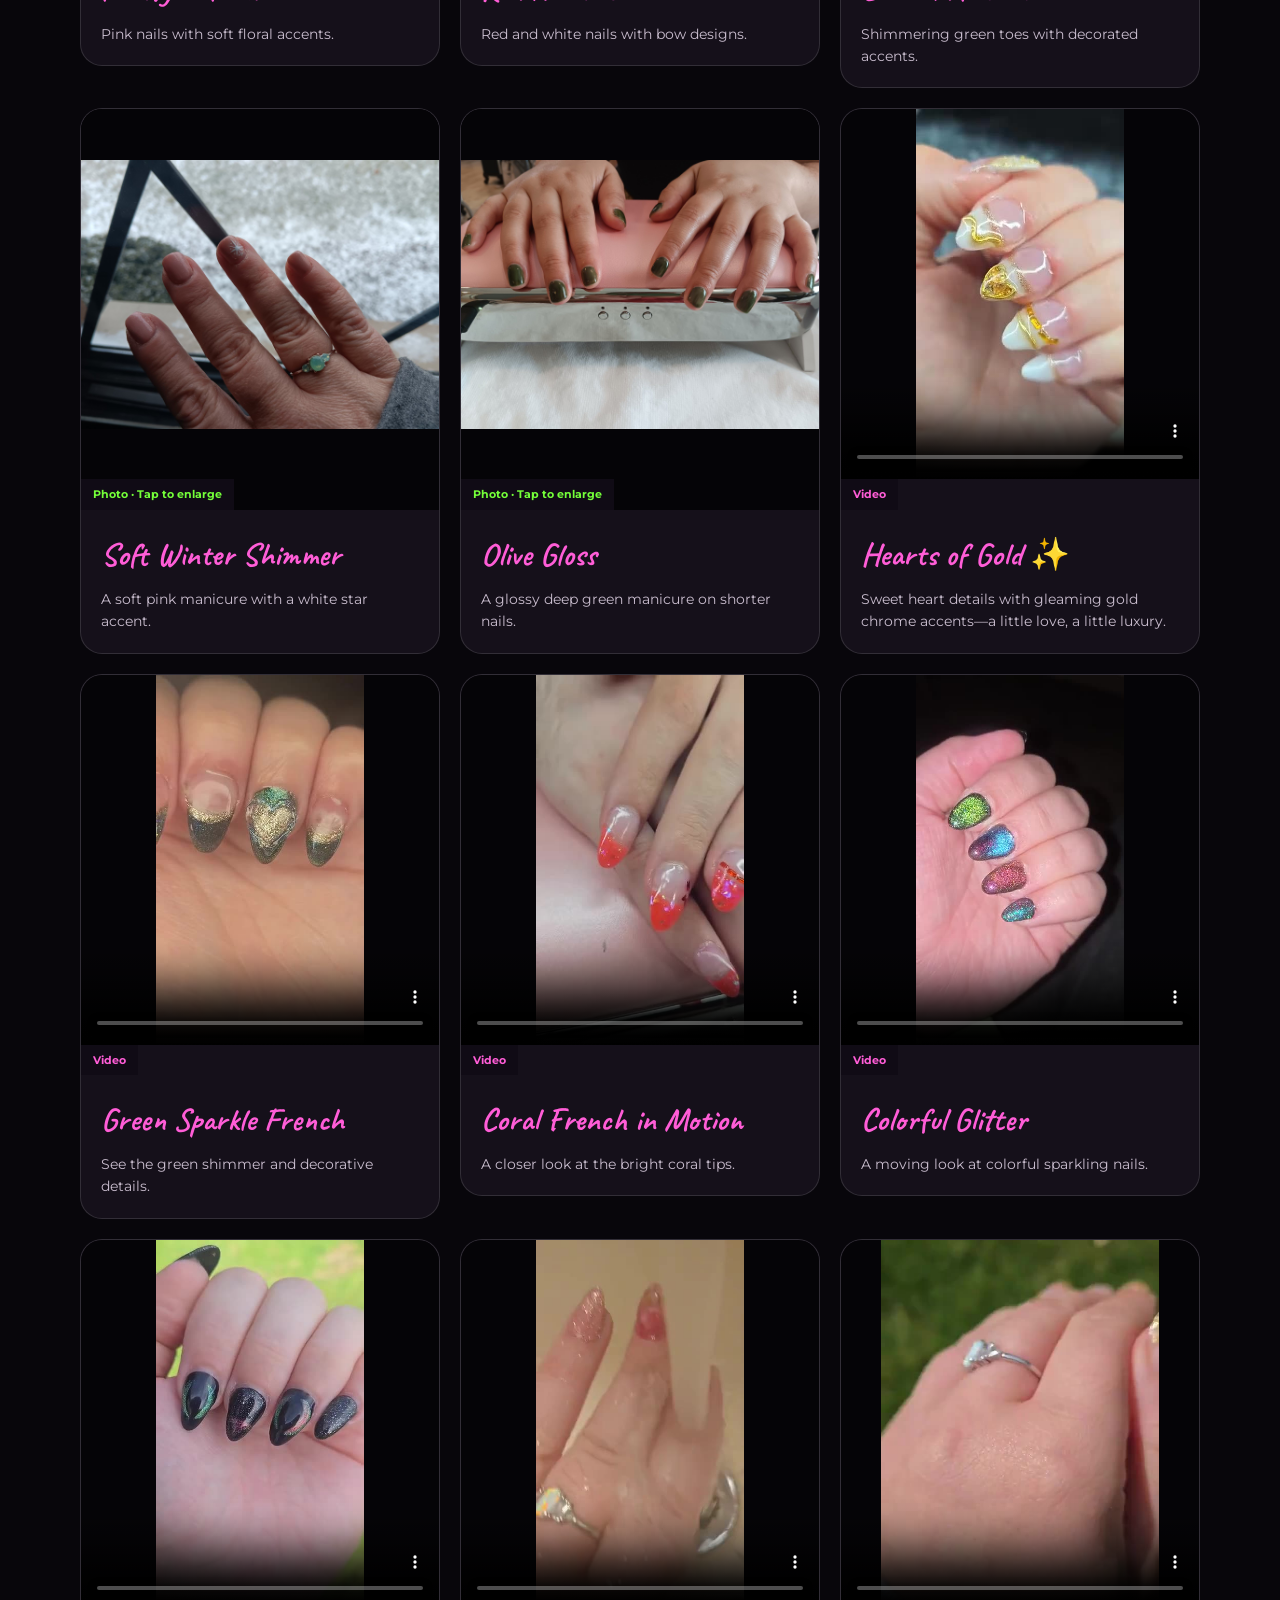
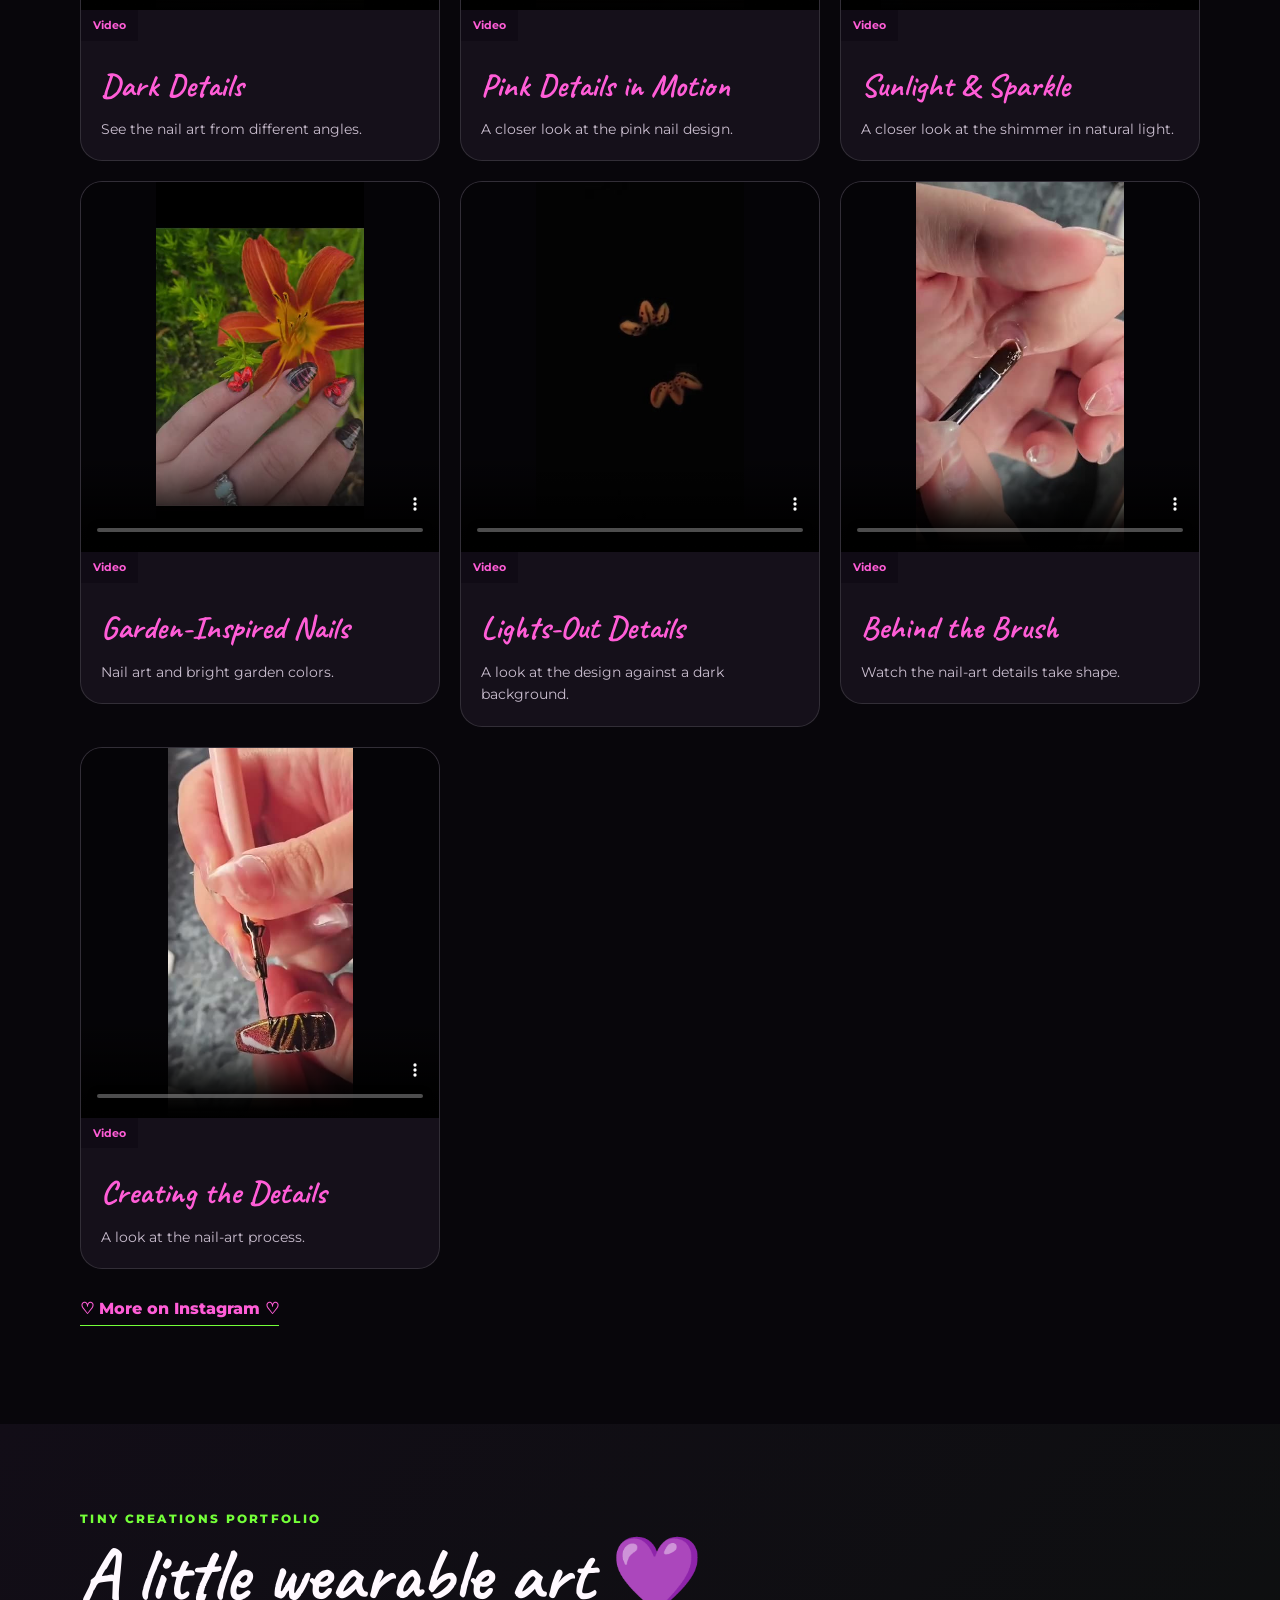
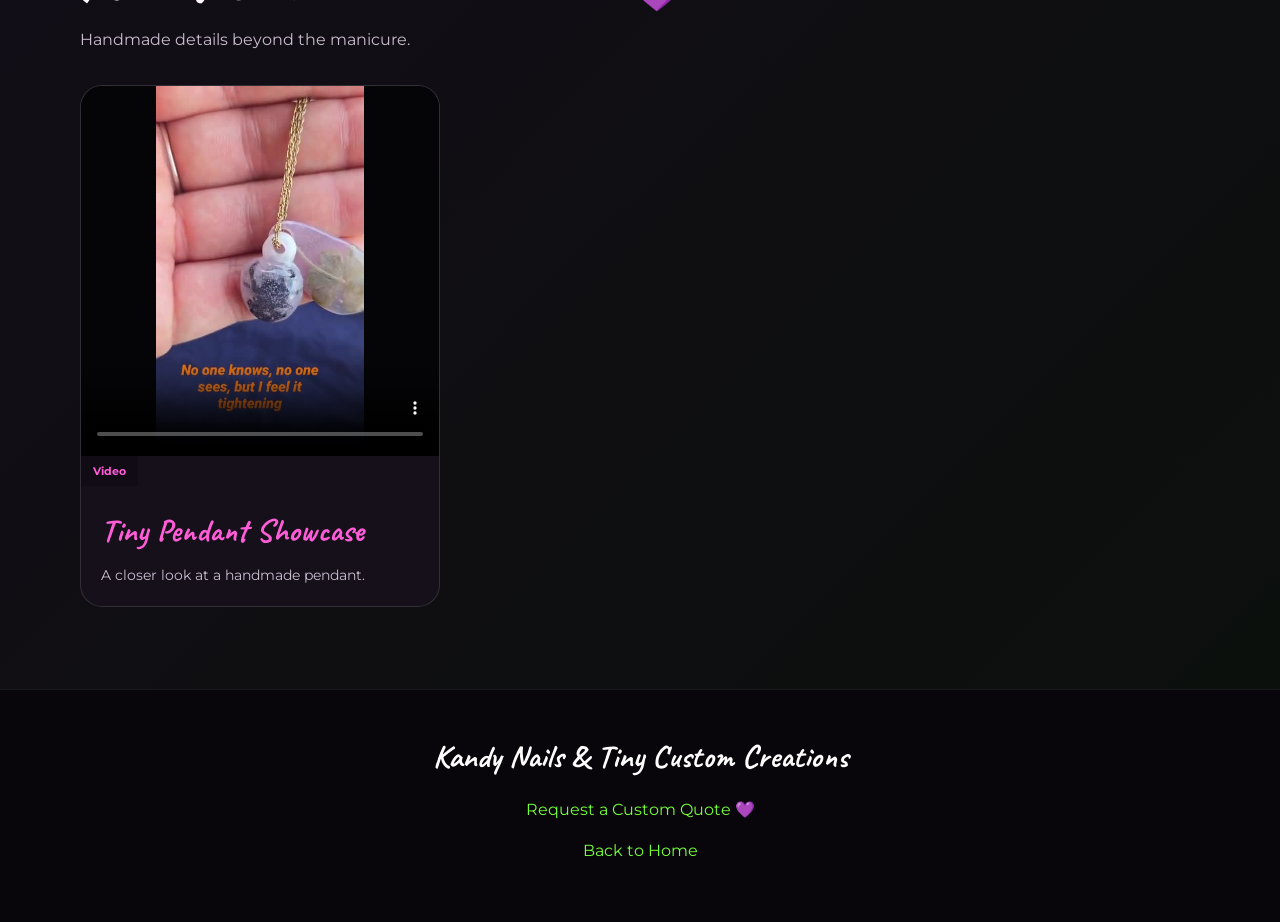
<file: index-11.html>
<!doctype html>
<html lang="en">
<head>
<meta charset="utf-8">
<meta name="viewport" content="width=device-width,initial-scale=1">
<meta name="theme-color" content="#08060b">
<title>Portfolio | Kandy Nails & Tiny Custom Creations</title>
<style>
@import url('https://fonts.googleapis.com/css2?family=Caveat:wght@500;600;700&family=Montserrat:wght@400;500;600;700;800&display=swap');
:root{--bg:#08060b;--panel:#15101a;--purple:#c746ff;--green:#74ff39;--pink:#ff5dd7;--text:#fff9ff;--muted:#c9bdce}
.nail-portfolio{display:grid;grid-template-columns:repeat(3,minmax(0,1fr));gap:20px}.nail-portfolio figure{margin:0;background:var(--panel);border:1px solid #ffffff20;border-radius:22px;overflow:hidden}.nail-portfolio a{display:block}.nail-portfolio img{width:100%;height:370px;object-fit:contain;background:#050407}.nail-portfolio a:focus-visible{outline:3px solid var(--green);outline-offset:-3px}.nail-portfolio figcaption{padding:20px}.nail-portfolio h3{font-family:Caveat,cursive;font-size:2rem;margin:0;color:var(--pink)}.nail-portfolio p{font-size:.9rem;color:var(--muted);margin:8px 0 0}@media(max-width:850px){.nail-portfolio{grid-template-columns:1fr}.nail-portfolio img{height:auto;max-height:520px}}
*{box-sizing:border-box}html{scroll-behavior:smooth}body{margin:0;background:var(--bg);color:var(--text);font-family:Montserrat,sans-serif;line-height:1.55}a{color:inherit;text-decoration:none}img{max-width:100%;display:block}
.hero{min-height:88vh;background:radial-gradient(circle at 15% 15%,#6d14744d,transparent 34%),radial-gradient(circle at 85% 20%,#2d8c4145,transparent 30%),linear-gradient(135deg,#050407,#14091a 55%,#07110a);position:relative;overflow:hidden}.hero:after{content:"✦  ♡  ✧  ♡  ✦";position:absolute;bottom:4%;width:100%;text-align:center;font-size:3rem;letter-spacing:1rem;color:#ffffff18}
nav{width:min(1180px,92%);margin:auto;padding:22px 0;display:flex;align-items:center;justify-content:space-between;position:relative;z-index:3}.logo{font-family:Caveat,cursive;font-size:2rem;font-weight:700}.logo span{color:var(--green)}#navLinks{display:flex;gap:22px;font-size:.85rem;font-weight:700}#navLinks a:hover{color:var(--green)}#menuBtn{display:none;background:none;border:0;color:white;font-size:1.6rem}
.hero-inner{width:min(920px,90%);margin:13vh auto 0;text-align:center;position:relative;z-index:2}.kicker,.eyebrow,.heading span{font-size:.72rem;letter-spacing:.2em;font-weight:800;color:var(--green)}h1,h2{font-family:Caveat,cursive;line-height:1.02}h1{font-size:clamp(4.3rem,10vw,8rem);margin:.15em 0}.hero h1 em{font-style:normal;color:var(--pink)}.lead{max-width:720px;margin:0 auto 26px;color:var(--muted)}.actions{display:flex;gap:12px;justify-content:center;flex-wrap:wrap}.btn{border:0;display:inline-block;background:linear-gradient(90deg,var(--purple),var(--pink),var(--green));color:#08060b;font-weight:800;padding:13px 22px;border-radius:999px;cursor:pointer}.ghost{background:transparent;color:white;border:1px solid #ffffff55}
.wrap{width:min(1120px,92%);margin:auto;padding:82px 0}.heading{max-width:760px;margin-bottom:32px}.heading h2,.feature h2,.wearable h2{font-size:clamp(3rem,6vw,4.6rem);margin:.08em 0}.heading p,.feature p,.wearable p{color:var(--muted)}.master-collage{width:100%;border-radius:25px;border:1px solid #ffffff20;box-shadow:0 0 50px #8c28b62b}.gallery{display:grid;grid-template-columns:repeat(5,1fr);gap:13px;margin-top:20px}.tile{background:var(--panel);border:1px solid #ffffff17;border-radius:17px;overflow:hidden}.tile img{aspect-ratio:1/1;object-fit:cover}.tile b{display:block;padding:13px;font-size:.8rem}.tile:hover{outline:1px solid var(--green);transform:translateY(-2px)}
.band,.effects,.wearable{background:linear-gradient(135deg,#120d17,#0c100d)}.split{width:min(1120px,92%);margin:auto;padding:82px 0;display:grid;grid-template-columns:1fr 1fr;gap:48px;align-items:center}.split>img,.feature>img{border-radius:25px;box-shadow:0 0 40px #b830d028}.mini-prices{margin:25px 0}.mini-prices p{display:flex;justify-content:space-between;border-bottom:1px solid #ffffff16;padding:9px 0;margin:0}.mini-prices strong{color:var(--green)}small{color:#9f92a6}.feature{display:grid;grid-template-columns:1fr 1fr;gap:48px;align-items:center}.feature.reverse img{order:2}.feature p{font-size:1.05rem}.effect-cards{display:grid;grid-template-columns:repeat(4,1fr);gap:15px}.effect-cards article,.price-cards article{background:#18121e;border:1px solid #ffffff16;border-radius:22px;padding:24px}.effect-cards i{font-style:normal;font-size:2rem}.effect-cards h3{margin:.5em 0}.effect-cards p,.price-cards p{color:var(--muted);font-size:.9rem}
.price-cards{display:grid;grid-template-columns:repeat(3,1fr);gap:16px}.price-cards h3{font-family:Caveat,cursive;font-size:2.1rem;margin:0 0 12px}.price-cards p{display:flex;justify-content:space-between;border-bottom:1px solid #ffffff12;padding:9px 0}.price-cards .featured{background:linear-gradient(145deg,#291232,#122217);border-color:#9dff6550}.big{font-size:3.4rem;font-weight:800;color:var(--pink);margin:18px 0}.big span{color:var(--green)}.price-cards .featured p,.price-cards .muted{display:block;border:0}.center{text-align:center;max-width:780px}.order form{display:grid;grid-template-columns:1fr 1fr;gap:16px;background:#151019;border:1px solid #ffffff17;padding:25px;border-radius:24px}.order label{display:grid;gap:7px;font-size:.78rem;font-weight:700}.order label:nth-child(2){grid-column:span 2}.order input,.order textarea,.order select{width:100%;border:1px solid #ffffff24;background:#08060b;color:white;border-radius:12px;padding:13px;font:inherit}.order textarea{min-height:120px;resize:vertical}.order button{justify-self:start}.demo{color:var(--green);font-size:.85rem}
footer{text-align:center;padding:42px 20px;border-top:1px solid #ffffff13;color:var(--muted)}footer strong{font-family:Caveat,cursive;font-size:2rem;color:white}
@media(max-width:850px){#menuBtn{display:block}#navLinks{display:none;position:absolute;top:68px;left:0;right:0;flex-direction:column;background:#17111d;padding:18px;border-radius:18px}#navLinks.show{display:flex}.gallery{grid-template-columns:repeat(2,1fr)}.split,.feature{grid-template-columns:1fr}.feature.reverse img{order:0}.effect-cards{grid-template-columns:repeat(2,1fr)}.price-cards{grid-template-columns:1fr}.order form{grid-template-columns:1fr}.order label:nth-child(2){grid-column:auto}}
@media(max-width:520px){.gallery,.effect-cards{grid-template-columns:1fr}.wrap,.split{padding:58px 0}.hero-inner{margin-top:9vh}}

.brand-finale{background:radial-gradient(circle at 50% 50%,#5b126238,transparent 60%),#08060b}
.brand-finale .wrap{padding-top:30px;padding-bottom:30px}
.brand-finale img{width:min(850px,100%);margin:auto;border-radius:28px;box-shadow:0 0 55px #b62fce35;border:1px solid #ffffff18}
footer a{color:var(--green)}

.tiktok-link{display:inline-block;color:var(--pink);font-weight:800;border-bottom:1px solid var(--green);padding-bottom:3px}
.tiktok-link:hover,footer .social a:hover{color:var(--green)}
footer .social{margin-top:6px}

.policies{background:linear-gradient(135deg,#110c16,#0a120c)}
.policy-box{background:#18121e;border:1px solid #ffffff18;border-radius:26px;padding:28px;box-shadow:0 0 40px #8c28b61c}
.policy-box p{color:var(--muted);padding:12px 0;margin:0;border-bottom:1px solid #ffffff10}
.policy-box p:last-child{border-bottom:0}
.policy-box b{color:var(--text)}
.policy-highlight{margin-top:12px!important;padding:17px!important;border:1px solid #74ff3940!important;background:#74ff390c;border-radius:16px;color:var(--text)!important;font-weight:600}
.shipping{background:#0b080e}.shipping-grid{display:grid;grid-template-columns:repeat(2,1fr);gap:16px}.shipping-grid article{background:#18121e;border:1px solid #ffffff18;border-radius:22px;padding:24px}.shipping-grid h3{font-family:Caveat,cursive;font-size:2rem;margin:0 0 10px}.shipping-grid p{color:var(--muted);margin:0}.shipping-note{margin-top:16px;padding:20px;border-radius:18px;background:#74ff390b;border:1px solid #74ff3935;color:var(--muted)}.shipping-note b{color:var(--text)}@media(max-width:700px){.shipping-grid{grid-template-columns:1fr}}


#navLinks{flex-wrap:wrap;justify-content:flex-end;gap:12px 17px;max-width:820px}
.nail-portfolio{align-items:start}.nail-portfolio figure[hidden]{display:none}
.photo-open{display:block;position:relative;border:0;padding:0;width:100%;background:#050407;color:white;cursor:zoom-in;font:inherit;text-align:left}
.photo-open img,.video-frame video{display:block;width:100%;height:370px;object-fit:contain;background:#050407}
.photo-open:focus-visible,.portfolio-filters button:focus-visible,#close-photo:focus-visible{outline:3px solid var(--green);outline-offset:3px}
.media-badge{display:inline-block;padding:7px 12px;font-size:.68rem;font-weight:700;color:var(--green);background:#100b15}.video-frame .media-badge{color:var(--pink)}
.portfolio-filters{display:flex;gap:10px;flex-wrap:wrap}.portfolio-filters button{font:inherit;font-size:.85rem;font-weight:700;cursor:pointer;color:var(--text);background:var(--panel);border:1px solid #ffffff35;padding:10px 22px;border-radius:999px}.portfolio-filters button.active{background:var(--green);color:#08060b;border-color:var(--green)}.portfolio-count{color:var(--muted);font-size:.8rem;margin:16px 0 22px}
#photo-dialog{width:min(1000px,94vw);max-height:95vh;padding:16px;background:#100b15;color:var(--text);border:1px solid #c746ff70;border-radius:18px}#photo-dialog::backdrop{background:#000d}#large-photo{max-height:75vh;margin:auto;object-fit:contain}#close-photo{display:block;margin:0 0 12px auto;padding:9px 18px;border:0;border-radius:30px;background:var(--green);color:#08060b;font-weight:800;cursor:pointer}#photo-caption{text-align:center}
@media(max-width:850px){.photo-open img,.video-frame video{height:390px}#navLinks{max-width:none;align-items:flex-start}}
@media(max-width:420px){.photo-open img,.video-frame video{height:330px}}
</style>
</head>
<body><nav><a class="logo" href="index.html">Kandy Nails <span>♥</span></a><a class="btn ghost" href="index.html">← Back to Home</a></nav><main><section id="nail-gallery" class="wrap">
<div class="heading"><span>KANDY NAILS PORTFOLIO</span><h2>My nail art, up close 💅</h2><p>Explore my real nail sets, hand-painted designs, sparkling details and behind-the-scenes videos. Tap a photo to see it larger, or press play on a video.</p></div>
<div class="portfolio-filters" role="group" aria-label="Filter nail portfolio"><button type="button" class="active" data-filter="all" aria-pressed="true">All</button><button type="button" data-filter="photo" aria-pressed="false">Photos</button><button type="button" data-filter="video" aria-pressed="false">Videos</button></div>
<p id="portfolio-count" class="portfolio-count" aria-live="polite"></p>
<div class="nail-portfolio" id="portfolio-grid"><figure data-kind="photo"><button class="photo-open" type="button" data-photo="portfolio-1000017648.jpg" data-title="Blue, Gold &amp; Glitter" aria-label="Enlarge Blue, Gold &amp; Glitter"><img src="portfolio-1000017648.jpg" alt="Blue accents, gold lines and delicate white details." loading="lazy" decoding="async" width="720" height="720"><span class="media-badge">Photo · Tap to enlarge</span></button><figcaption><h3>Blue, Gold &amp; Glitter</h3><p>Blue accents, gold lines and delicate white details.</p></figcaption></figure><figure data-kind="photo"><button class="photo-open" type="button" data-photo="portfolio-1000014771.jpg" data-title="Flower Garden" aria-label="Enlarge Flower Garden"><img src="portfolio-1000014771.jpg" alt="Pink, purple and lavender flowers with gold centers." loading="lazy" decoding="async" width="720" height="720"><span class="media-badge">Photo · Tap to enlarge</span></button><figcaption><h3>Flower Garden</h3><p>Pink, purple and lavender flowers with gold centers.</p></figcaption></figure><figure data-kind="photo"><button class="photo-open" type="button" data-photo="portfolio-1000017656.jpg" data-title="Midnight Florals" aria-label="Enlarge Midnight Florals"><img src="portfolio-1000017656.jpg" alt="Dark nails with colorful floral accent designs." loading="lazy" decoding="async" width="720" height="720"><span class="media-badge">Photo · Tap to enlarge</span></button><figcaption><h3>Midnight Florals</h3><p>Dark nails with colorful floral accent designs.</p></figcaption></figure><figure data-kind="photo"><button class="photo-open" type="button" data-photo="portfolio-1000017652.jpg" data-title="Coral Sparkle French" aria-label="Enlarge Coral Sparkle French"><img src="portfolio-1000017652.jpg" alt="Bright coral tips with iridescent sparkle and accents." loading="lazy" decoding="async" width="720" height="720"><span class="media-badge">Photo · Tap to enlarge</span></button><figcaption><h3>Coral Sparkle French</h3><p>Bright coral tips with iridescent sparkle and accents.</p></figcaption></figure><figure data-kind="photo"><button class="photo-open" type="button" data-photo="portfolio-1000010109.jpg" data-title="Ruby French" aria-label="Enlarge Ruby French"><img src="portfolio-1000010109.jpg" alt="Red glitter tips with butterflies and rhinestones." loading="lazy" decoding="async" width="720" height="720"><span class="media-badge">Photo · Tap to enlarge</span></button><figcaption><h3>Ruby French</h3><p>Red glitter tips with butterflies and rhinestones.</p></figcaption></figure><figure data-kind="photo"><button class="photo-open" type="button" data-photo="portfolio-1000008966.jpg" data-title="Daisy French" aria-label="Enlarge Daisy French"><img src="portfolio-1000008966.jpg" alt="Classic white French tips with tiny daisies." loading="lazy" decoding="async" width="720" height="720"><span class="media-badge">Photo · Tap to enlarge</span></button><figcaption><h3>Daisy French</h3><p>Classic white French tips with tiny daisies.</p></figcaption></figure><figure data-kind="photo"><button class="photo-open" type="button" data-photo="portfolio-1000005637.jpg" data-title="Black &amp; Gold" aria-label="Enlarge Black &amp; Gold"><img src="portfolio-1000005637.jpg" alt="Black, gold glitter and metallic foil details." loading="lazy" decoding="async" width="720" height="720"><span class="media-badge">Photo · Tap to enlarge</span></button><figcaption><h3>Black &amp; Gold</h3><p>Black, gold glitter and metallic foil details.</p></figcaption></figure><figure data-kind="photo"><button class="photo-open" type="button" data-photo="portfolio-1000010207.jpg" data-title="Golden Sunshine" aria-label="Enlarge Golden Sunshine"><img src="portfolio-1000010207.jpg" alt="Clear tips with gold foil and sparkling embellishments." loading="lazy" decoding="async" width="720" height="720"><span class="media-badge">Photo · Tap to enlarge</span></button><figcaption><h3>Golden Sunshine</h3><p>Clear tips with gold foil and sparkling embellishments.</p></figcaption></figure><figure data-kind="photo"><button class="photo-open" type="button" data-photo="portfolio-earlier-0.jpg" data-title="Thermochromatic" aria-label="Enlarge Thermochromatic"><img src="portfolio-earlier-0.jpg" alt="Temperature-reactive pink and blue-purple shades with a sweet heart accent." loading="lazy" decoding="async" width="720" height="720"><span class="media-badge">Photo · Tap to enlarge</span></button><figcaption><h3>Thermochromatic</h3><p>Temperature-reactive pink and blue-purple shades with a sweet heart accent.</p></figcaption></figure><figure data-kind="photo"><button class="photo-open" type="button" data-photo="portfolio-1000014545.jpg" data-title="Glow-in-the-Dark" aria-label="Enlarge Glow-in-the-Dark"><img src="portfolio-1000014545.jpg" alt="Turquoise glowing tips with an accent design." loading="lazy" decoding="async" width="720" height="720"><span class="media-badge">Photo · Tap to enlarge</span></button><figcaption><h3>Glow-in-the-Dark</h3><p>Turquoise glowing tips with an accent design.</p></figcaption></figure><figure data-kind="photo"><button class="photo-open" type="button" data-photo="portfolio-earlier-2.jpg" data-title="Hand-Painted Florals" aria-label="Enlarge Hand-Painted Florals"><img src="portfolio-earlier-2.jpg" alt="Soft mauve, gray and tiny floral details on a shorter nail length." loading="lazy" decoding="async" width="720" height="720"><span class="media-badge">Photo · Tap to enlarge</span></button><figcaption><h3>Hand-Painted Florals</h3><p>Soft mauve, gray and tiny floral details on a shorter nail length.</p></figcaption></figure><figure data-kind="photo"><button class="photo-open" type="button" data-photo="portfolio-1000008977.jpg" data-title="Sweetheart Sparkle" aria-label="Enlarge Sweetheart Sparkle"><img src="portfolio-1000008977.jpg" alt="White nails with red glitter and heart accents." loading="lazy" decoding="async" width="720" height="720"><span class="media-badge">Photo · Tap to enlarge</span></button><figcaption><h3>Sweetheart Sparkle</h3><p>White nails with red glitter and heart accents.</p></figcaption></figure><figure data-kind="photo"><button class="photo-open" type="button" data-photo="portfolio-1000009065.jpg" data-title="Pretty in Pink" aria-label="Enlarge Pretty in Pink"><img src="portfolio-1000009065.jpg" alt="Pink nails with soft floral accents." loading="lazy" decoding="async" width="720" height="720"><span class="media-badge">Photo · Tap to enlarge</span></button><figcaption><h3>Pretty in Pink</h3><p>Pink nails with soft floral accents.</p></figcaption></figure><figure data-kind="photo"><button class="photo-open" type="button" data-photo="portfolio-1000012029.jpg" data-title="Red Ribbons" aria-label="Enlarge Red Ribbons"><img src="portfolio-1000012029.jpg" alt="Red and white nails with bow designs." loading="lazy" decoding="async" width="720" height="720"><span class="media-badge">Photo · Tap to enlarge</span></button><figcaption><h3>Red Ribbons</h3><p>Red and white nails with bow designs.</p></figcaption></figure><figure data-kind="photo"><button class="photo-open" type="button" data-photo="portfolio-1000016396.jpg" data-title="Emerald Pedicure" aria-label="Enlarge Emerald Pedicure"><img src="portfolio-1000016396.jpg" alt="Shimmering green toes with decorated accents." loading="lazy" decoding="async" width="720" height="720"><span class="media-badge">Photo · Tap to enlarge</span></button><figcaption><h3>Emerald Pedicure</h3><p>Shimmering green toes with decorated accents.</p></figcaption></figure><figure data-kind="photo"><button class="photo-open" type="button" data-photo="portfolio-1000008091.jpg" data-title="Soft Winter Shimmer" aria-label="Enlarge Soft Winter Shimmer"><img src="portfolio-1000008091.jpg" alt="A soft pink manicure with a white star accent." loading="lazy" decoding="async" width="720" height="720"><span class="media-badge">Photo · Tap to enlarge</span></button><figcaption><h3>Soft Winter Shimmer</h3><p>A soft pink manicure with a white star accent.</p></figcaption></figure><figure data-kind="photo"><button class="photo-open" type="button" data-photo="portfolio-1000007837.jpg" data-title="Olive Gloss" aria-label="Enlarge Olive Gloss"><img src="portfolio-1000007837.jpg" alt="A glossy deep green manicure on shorter nails." loading="lazy" decoding="async" width="720" height="720"><span class="media-badge">Photo · Tap to enlarge</span></button><figcaption><h3>Olive Gloss</h3><p>A glossy deep green manicure on shorter nails.</p></figcaption></figure><figure data-kind="video"><div class="video-frame"><video controls playsinline preload="none" poster="portfolio-1000017654.jpg" aria-label="Hearts of Gold ✨"><source src="portfolio-1000017654.mp4" type="video/mp4">Your browser cannot play this video. <a href="portfolio-1000017654.mp4">Open video</a></video><span class="media-badge">Video</span></div><figcaption><h3>Hearts of Gold ✨</h3><p>Sweet heart details with gleaming gold chrome accents—a little love, a little luxury.</p></figcaption></figure><figure data-kind="video"><div class="video-frame"><video controls playsinline preload="none" poster="portfolio-1000017646.jpg" aria-label="Green Sparkle French"><source src="portfolio-1000017646.mp4" type="video/mp4">Your browser cannot play this video. <a href="portfolio-1000017646.mp4">Open video</a></video><span class="media-badge">Video</span></div><figcaption><h3>Green Sparkle French</h3><p>See the green shimmer and decorative details.</p></figcaption></figure><figure data-kind="video"><div class="video-frame"><video controls playsinline preload="none" poster="portfolio-1000017653.jpg" aria-label="Coral French in Motion"><source src="portfolio-1000017653.mp4" type="video/mp4">Your browser cannot play this video. <a href="portfolio-1000017653.mp4">Open video</a></video><span class="media-badge">Video</span></div><figcaption><h3>Coral French in Motion</h3><p>A closer look at the bright coral tips.</p></figcaption></figure><figure data-kind="video"><div class="video-frame"><video controls playsinline preload="none" poster="portfolio-1000017644.jpg" aria-label="Colorful Glitter"><source src="portfolio-1000017644.mp4" type="video/mp4">Your browser cannot play this video. <a href="portfolio-1000017644.mp4">Open video</a></video><span class="media-badge">Video</span></div><figcaption><h3>Colorful Glitter</h3><p>A moving look at colorful sparkling nails.</p></figcaption></figure><figure data-kind="video"><div class="video-frame"><video controls playsinline preload="none" poster="portfolio-1000017642.jpg" aria-label="Dark Details"><source src="portfolio-1000017642.mp4" type="video/mp4">Your browser cannot play this video. <a href="portfolio-1000017642.mp4">Open video</a></video><span class="media-badge">Video</span></div><figcaption><h3>Dark Details</h3><p>See the nail art from different angles.</p></figcaption></figure><figure data-kind="video"><div class="video-frame"><video controls playsinline preload="none" poster="portfolio-1000017645.jpg" aria-label="Pink Details in Motion"><source src="portfolio-1000017645.mp4" type="video/mp4">Your browser cannot play this video. <a href="portfolio-1000017645.mp4">Open video</a></video><span class="media-badge">Video</span></div><figcaption><h3>Pink Details in Motion</h3><p>A closer look at the pink nail design.</p></figcaption></figure><figure data-kind="video"><div class="video-frame"><video controls playsinline preload="none" poster="portfolio-1000011974.jpg" aria-label="Sunlight &amp; Sparkle"><source src="portfolio-1000011974.mp4" type="video/mp4">Your browser cannot play this video. <a href="portfolio-1000011974.mp4">Open video</a></video><span class="media-badge">Video</span></div><figcaption><h3>Sunlight &amp; Sparkle</h3><p>A closer look at the shimmer in natural light.</p></figcaption></figure><figure data-kind="video"><div class="video-frame"><video controls playsinline preload="none" poster="portfolio-1000017649.jpg" aria-label="Garden-Inspired Nails"><source src="portfolio-1000017649.mp4" type="video/mp4">Your browser cannot play this video. <a href="portfolio-1000017649.mp4">Open video</a></video><span class="media-badge">Video</span></div><figcaption><h3>Garden-Inspired Nails</h3><p>Nail art and bright garden colors.</p></figcaption></figure><figure data-kind="video"><div class="video-frame"><video controls playsinline preload="none" poster="portfolio-1000017647.jpg" aria-label="Lights-Out Details"><source src="portfolio-1000017647.mp4" type="video/mp4">Your browser cannot play this video. <a href="portfolio-1000017647.mp4">Open video</a></video><span class="media-badge">Video</span></div><figcaption><h3>Lights-Out Details</h3><p>A look at the design against a dark background.</p></figcaption></figure><figure data-kind="video"><div class="video-frame"><video controls playsinline preload="none" poster="portfolio-1000017643.jpg" aria-label="Behind the Brush"><source src="portfolio-1000017643.mp4" type="video/mp4">Your browser cannot play this video. <a href="portfolio-1000017643.mp4">Open video</a></video><span class="media-badge">Video</span></div><figcaption><h3>Behind the Brush</h3><p>Watch the nail-art details take shape.</p></figcaption></figure><figure data-kind="video"><div class="video-frame"><video controls playsinline preload="none" poster="portfolio-1000017651.jpg" aria-label="Creating the Details"><source src="portfolio-1000017651.mp4" type="video/mp4">Your browser cannot play this video. <a href="portfolio-1000017651.mp4">Open video</a></video><span class="media-badge">Video</span></div><figcaption><h3>Creating the Details</h3><p>A look at the nail-art process.</p></figcaption></figure></div>
<p style="margin-top:28px"><a class="tiktok-link" href="https://www.instagram.com/kandy_nails.katie.anderson/" target="_blank" rel="noopener noreferrer">♡ More on Instagram ♡</a></p>
</section>
<section class="band" id="creations-showcase"><div class="wrap"><div class="heading"><span>TINY CREATIONS PORTFOLIO</span><h2>A little wearable art 💜</h2><p>Handmade details beyond the manicure.</p></div><div class="nail-portfolio"><figure data-kind="video"><div class="video-frame"><video controls playsinline preload="none" poster="portfolio-1000014442.jpg" aria-label="Tiny Pendant Showcase"><source src="portfolio-1000014442.mp4" type="video/mp4">Your browser cannot play this video. <a href="portfolio-1000014442.mp4">Open video</a></video><span class="media-badge">Video</span></div><figcaption><h3>Tiny Pendant Showcase</h3><p>A closer look at a handmade pendant.</p></figcaption></figure></div></div></section>
<dialog id="photo-dialog" aria-label="Enlarged nail portfolio photo"><button type="button" id="close-photo" aria-label="Close photo">Close ×</button><img id="large-photo" alt=""><p id="photo-caption"></p></dialog></main><footer><strong>Kandy Nails &amp; Tiny Custom Creations</strong><p><a href="index.html#order">Request a Custom Quote 💜</a></p><p><a href="index.html">Back to Home</a></p></footer><script>const portfolioCards=[...document.querySelectorAll('#portfolio-grid figure')];
const portfolioCount=document.getElementById('portfolio-count');
function updatePortfolio(filter){let count=0;portfolioCards.forEach(card=>{const show=filter==='all'||card.dataset.kind===filter;card.hidden=!show;if(show)count++;else card.querySelector('video')?.pause();});portfolioCount.textContent=count+' '+(filter==='all'?'portfolio items':filter==='photo'?'photos':'videos');}
document.querySelectorAll('[data-filter]').forEach(button=>button.addEventListener('click',()=>{document.querySelectorAll('[data-filter]').forEach(b=>{const active=b===button;b.classList.toggle('active',active);b.setAttribute('aria-pressed',String(active));});updatePortfolio(button.dataset.filter);}));updatePortfolio('all');
const photoDialog=document.getElementById('photo-dialog');
document.querySelectorAll('[data-photo]').forEach(button=>button.addEventListener('click',()=>{document.getElementById('large-photo').src=button.dataset.photo;document.getElementById('large-photo').alt=button.querySelector('img').alt;document.getElementById('photo-caption').textContent=button.dataset.title;photoDialog.showModal();}));
document.getElementById('close-photo').addEventListener('click',()=>photoDialog.close());
photoDialog.addEventListener('click',e=>{if(e.target===photoDialog){const r=photoDialog.getBoundingClientRect();if(e.clientX<r.left||e.clientX>r.right||e.clientY<r.top||e.clientY>r.bottom)photoDialog.close();}});
document.querySelectorAll('video').forEach(video=>video.addEventListener('play',()=>document.querySelectorAll('video').forEach(other=>{if(other!==video)other.pause();})));
</script></body></html>
</file>
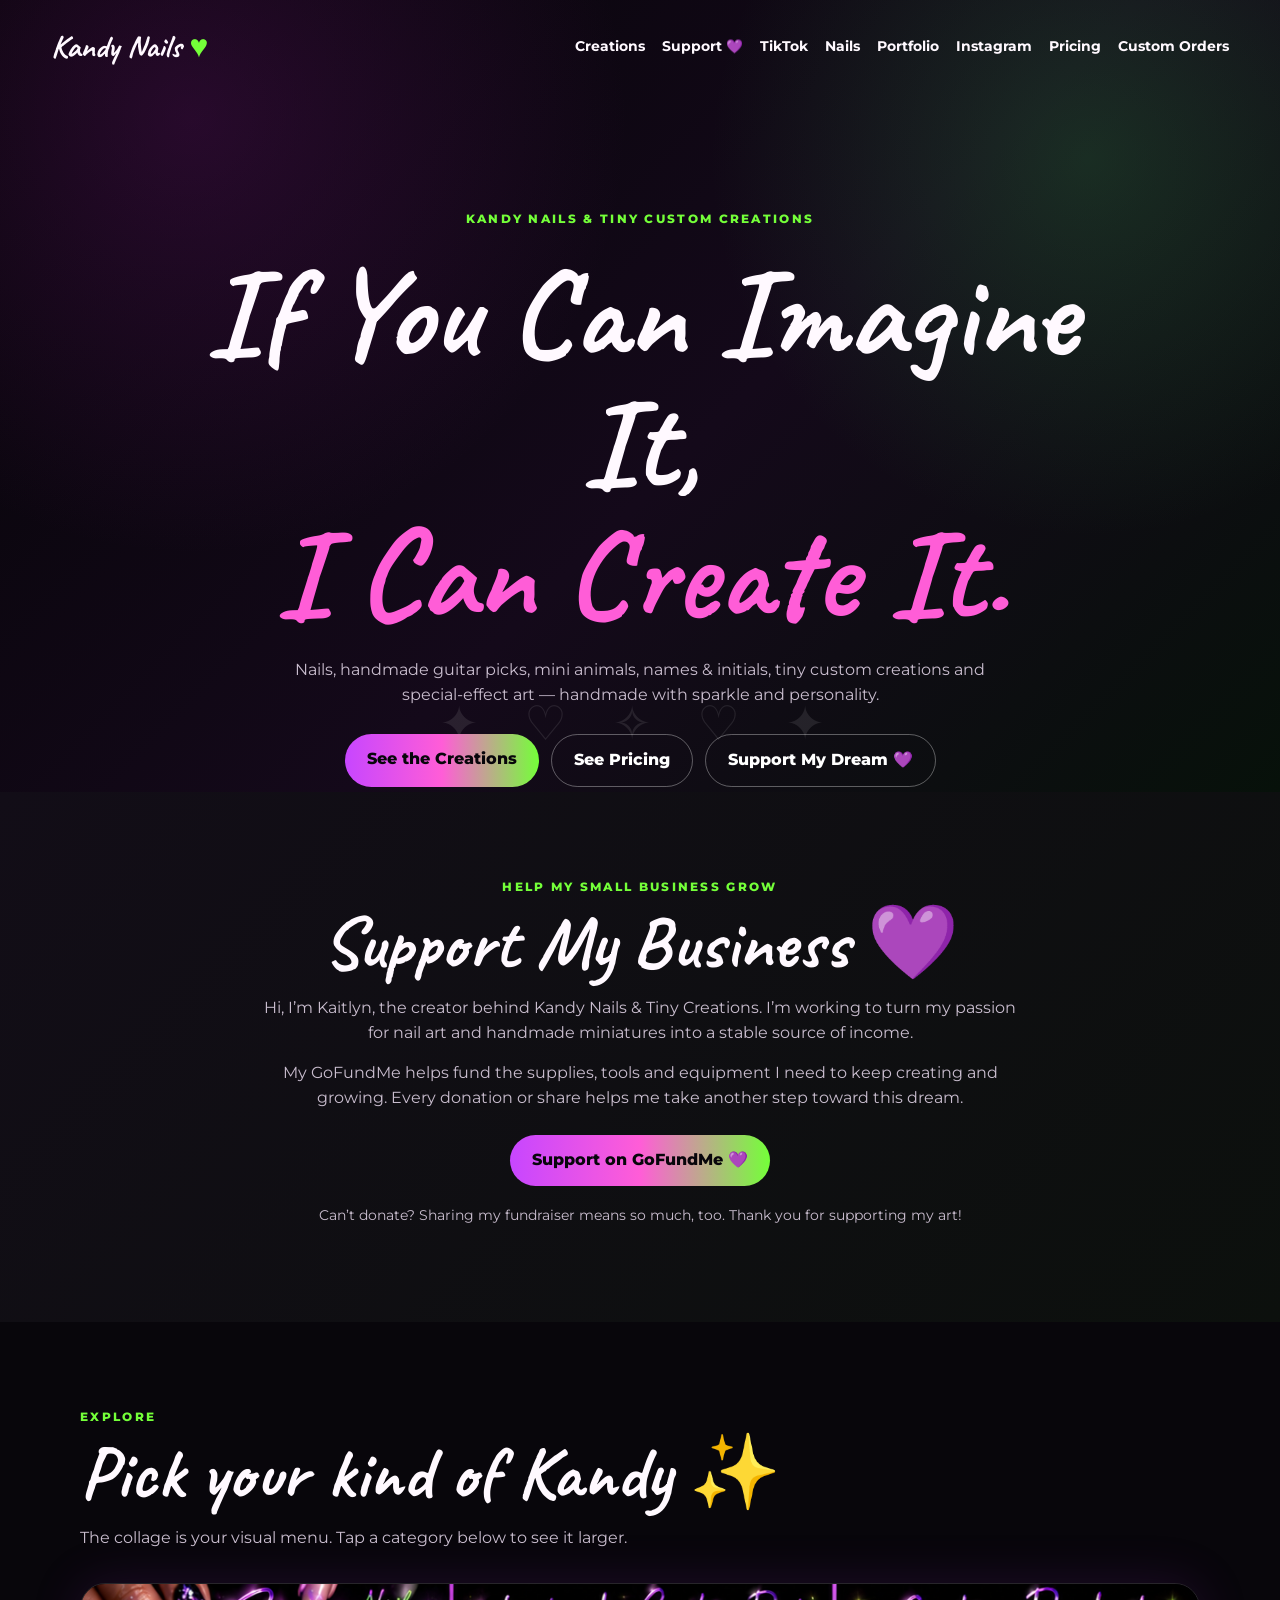
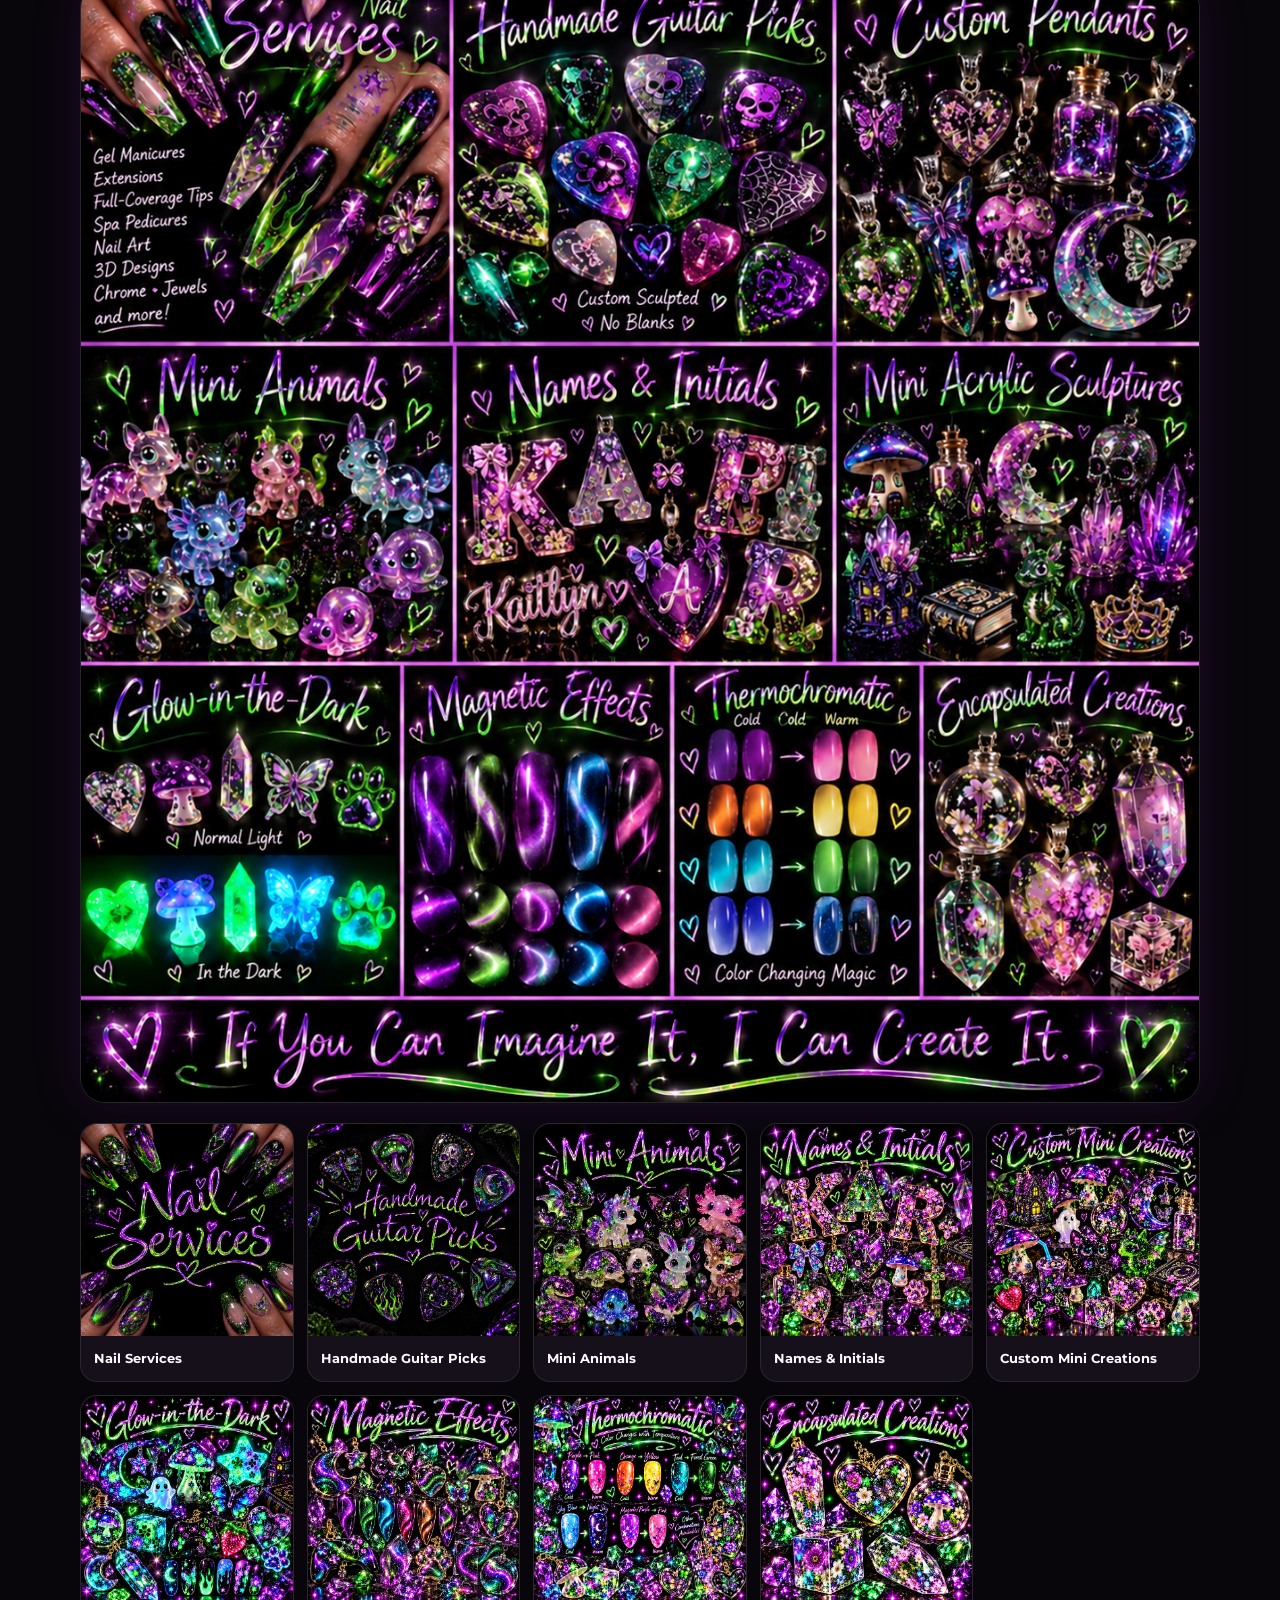
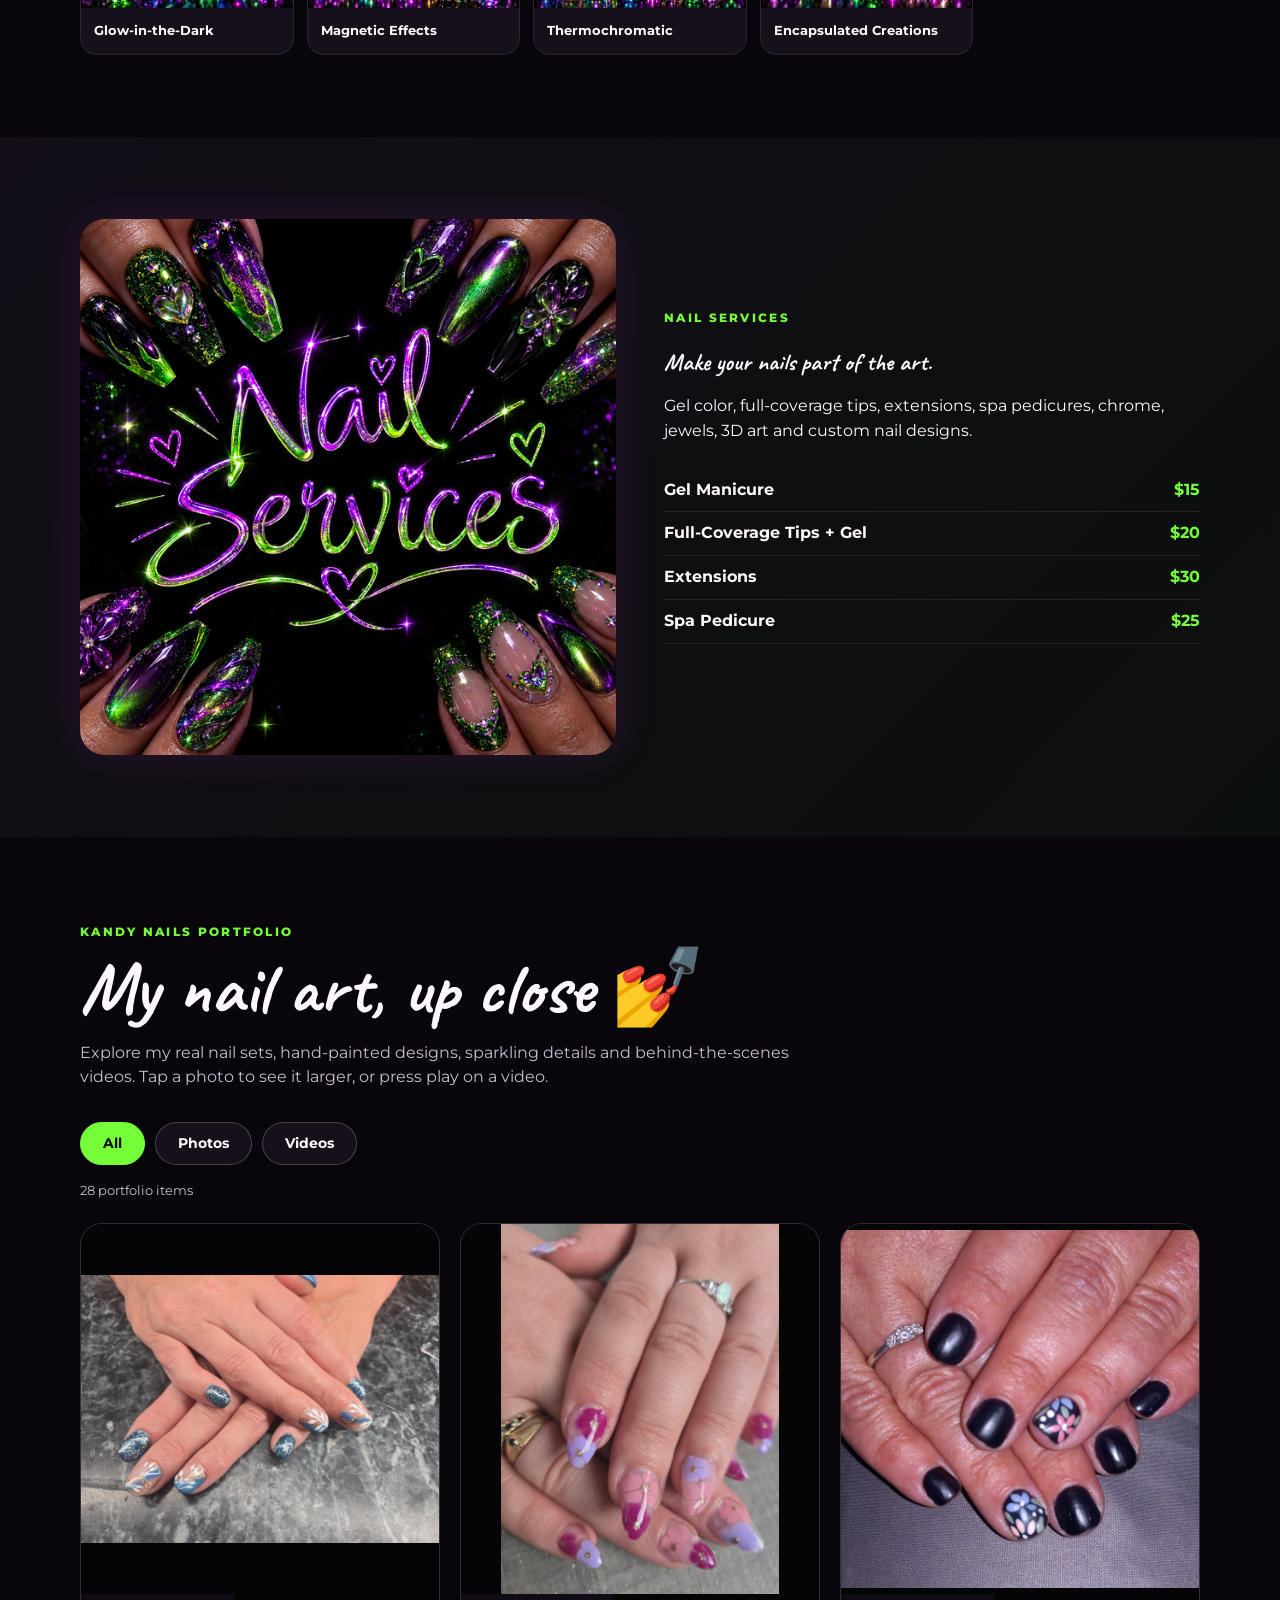
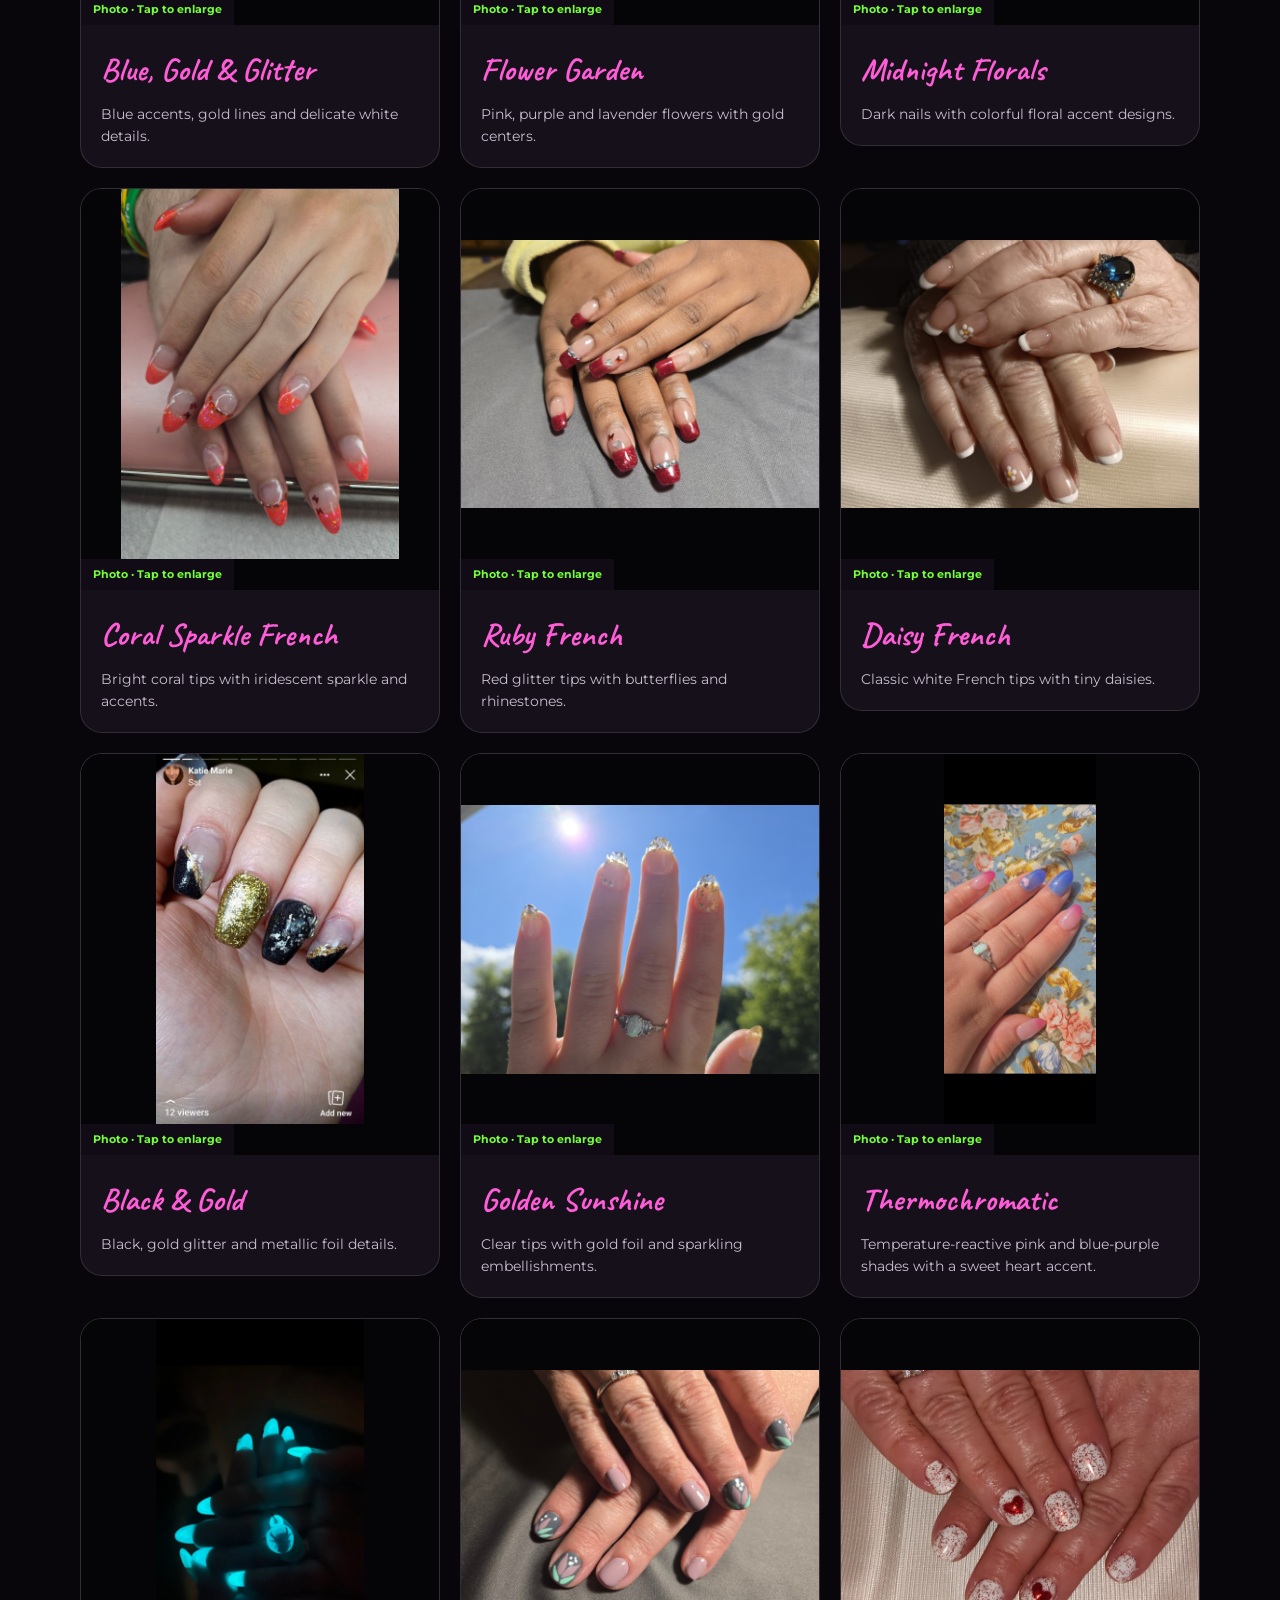
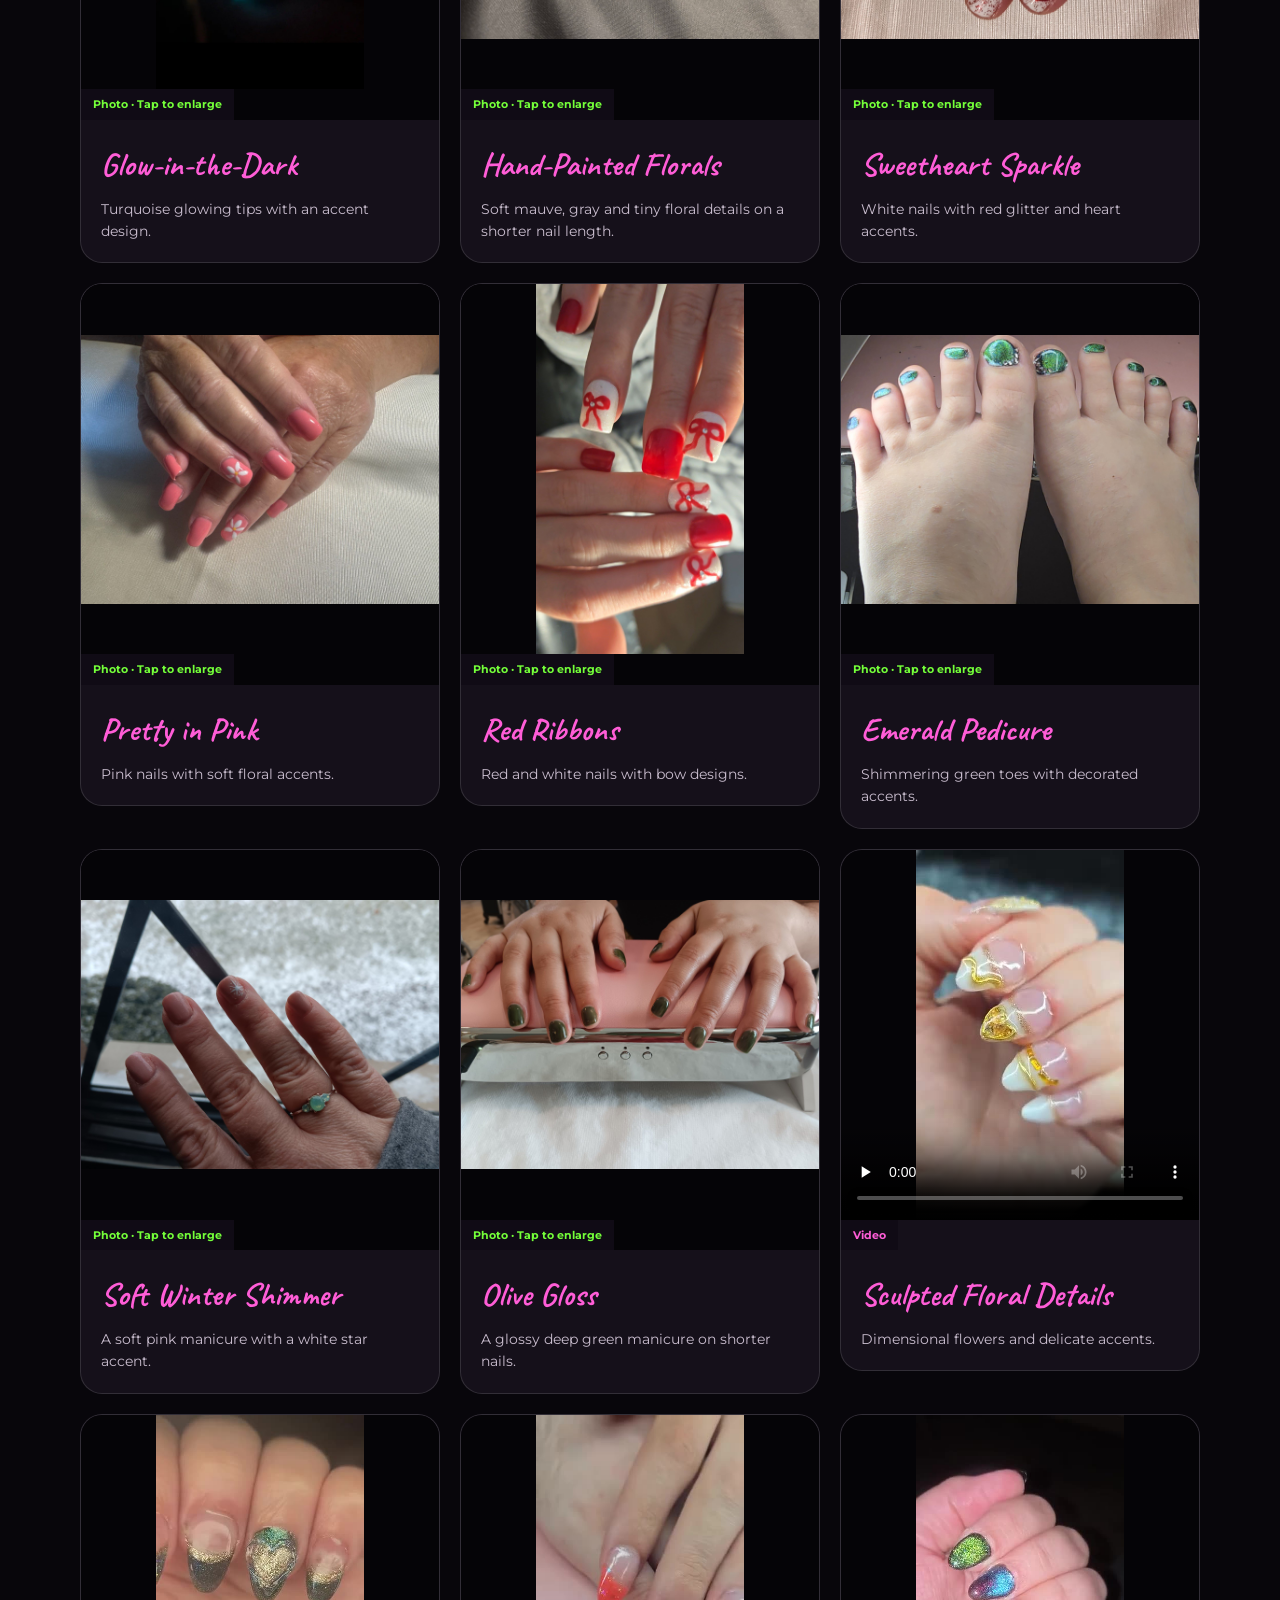
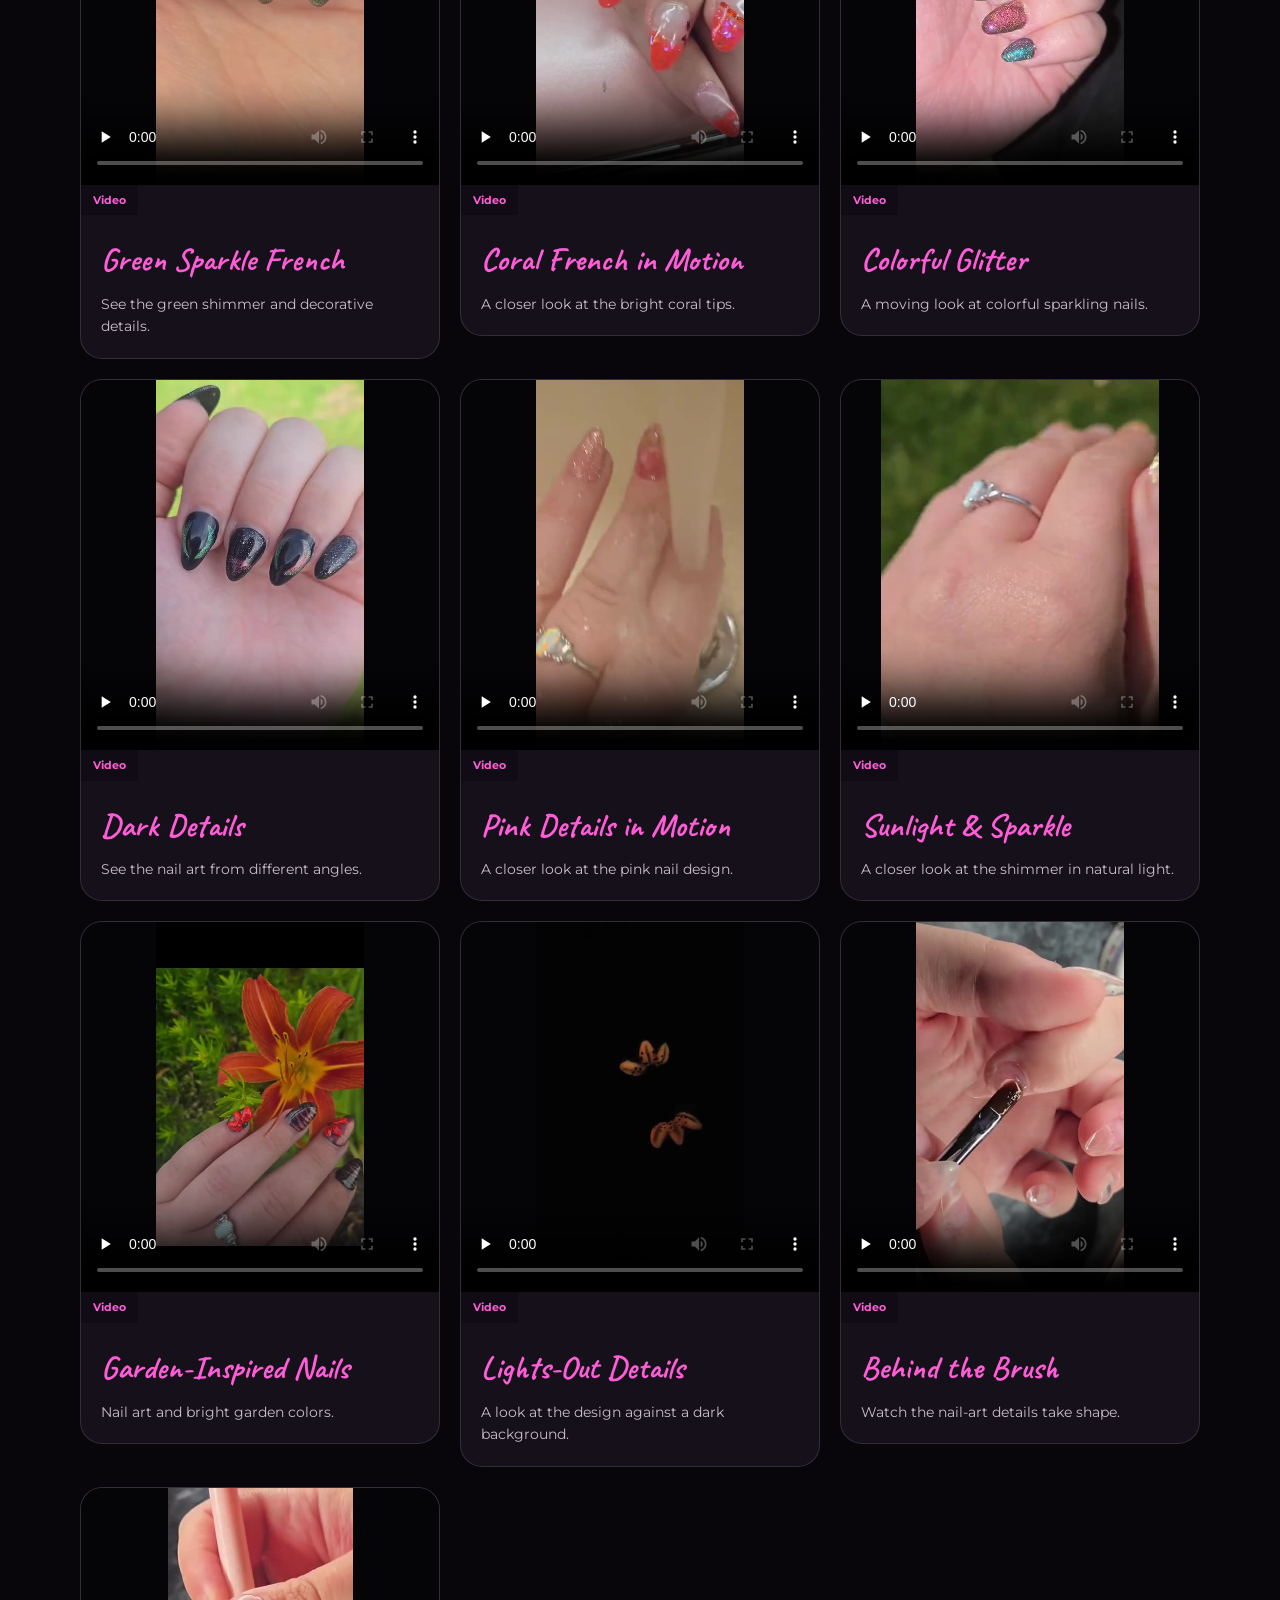
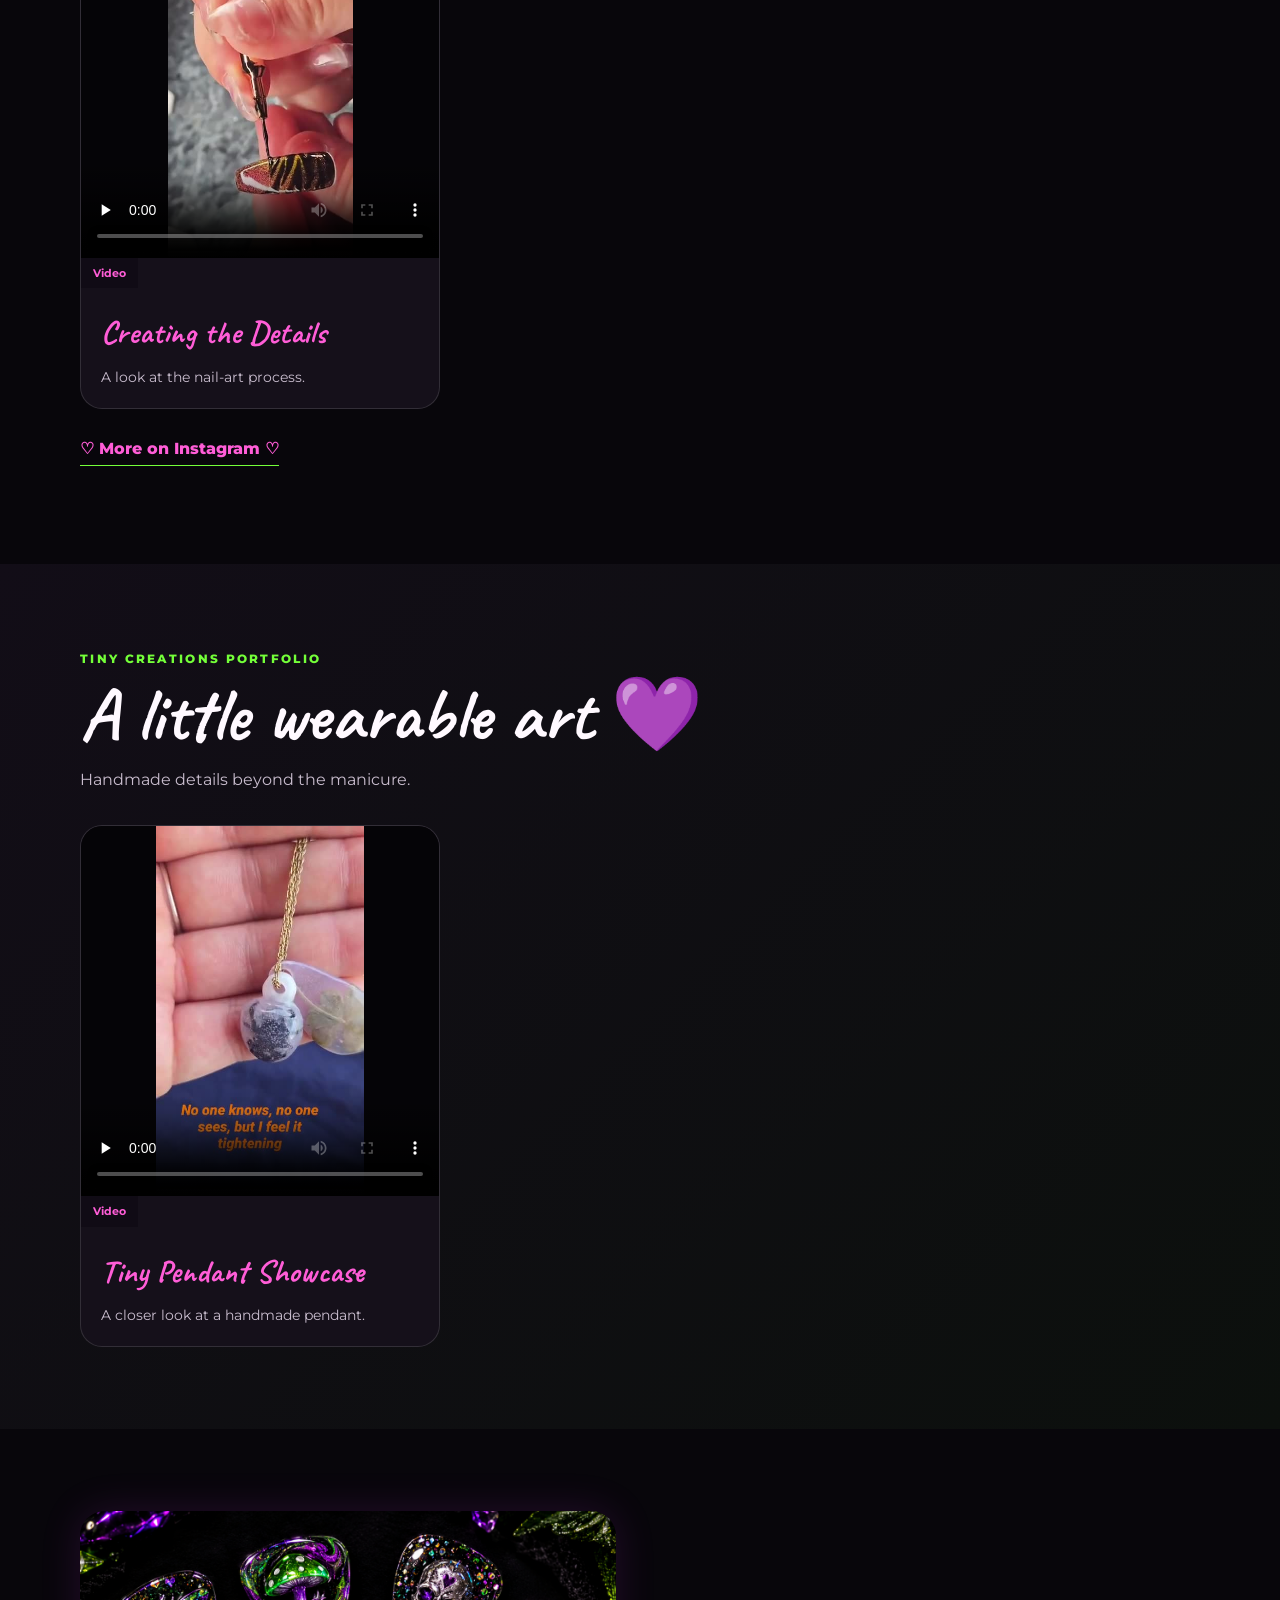
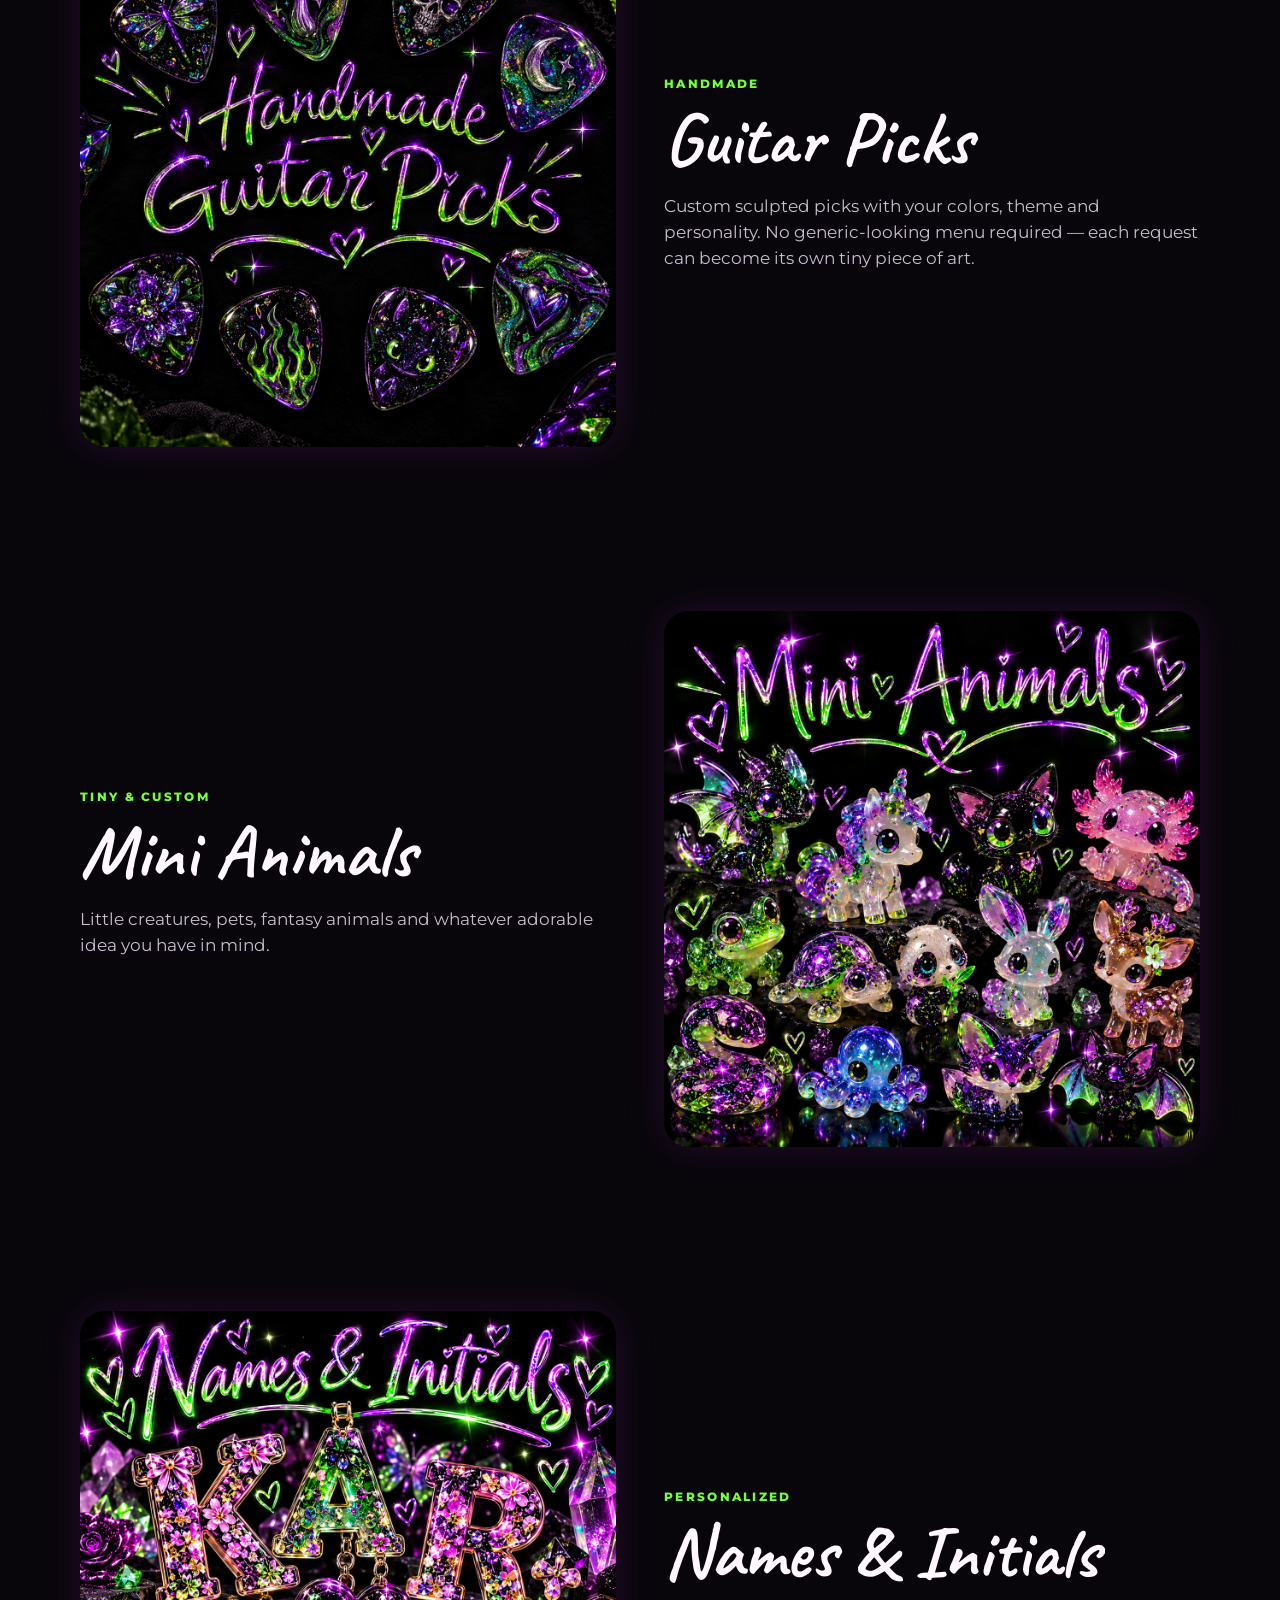
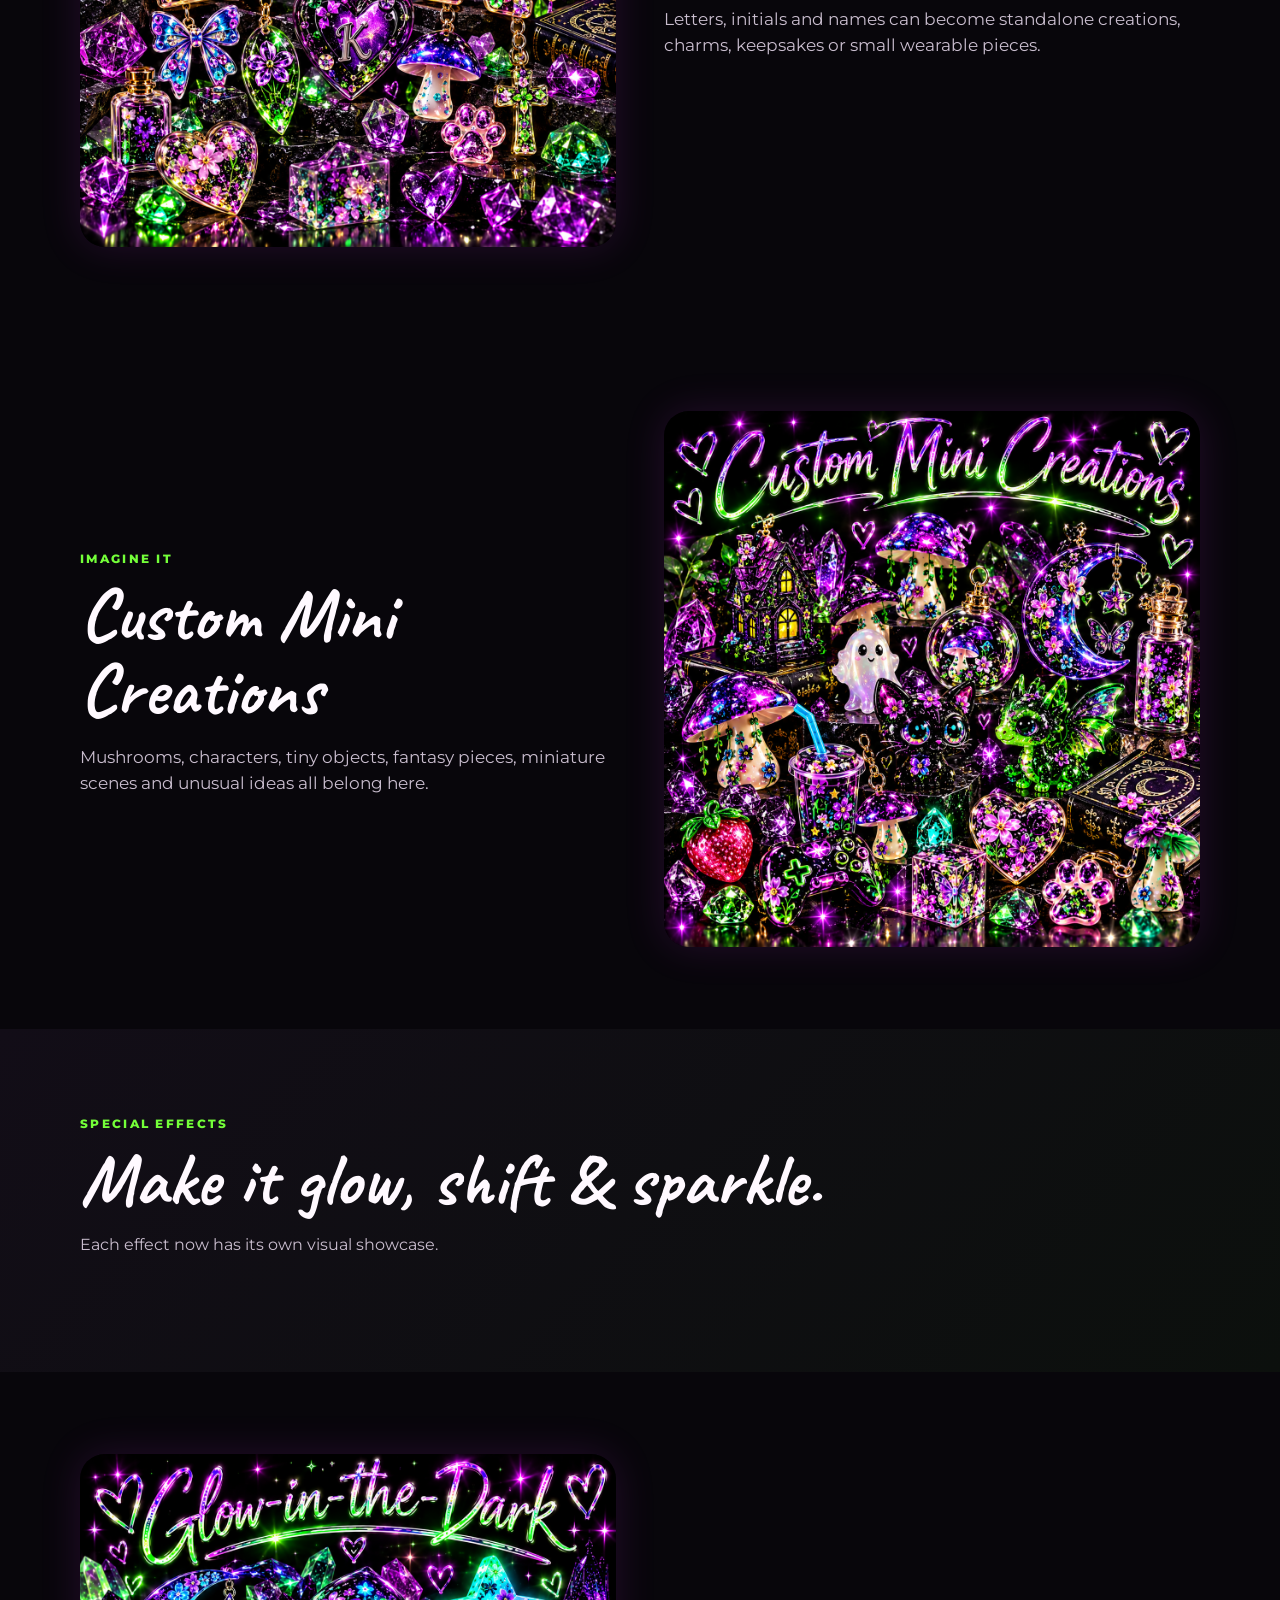
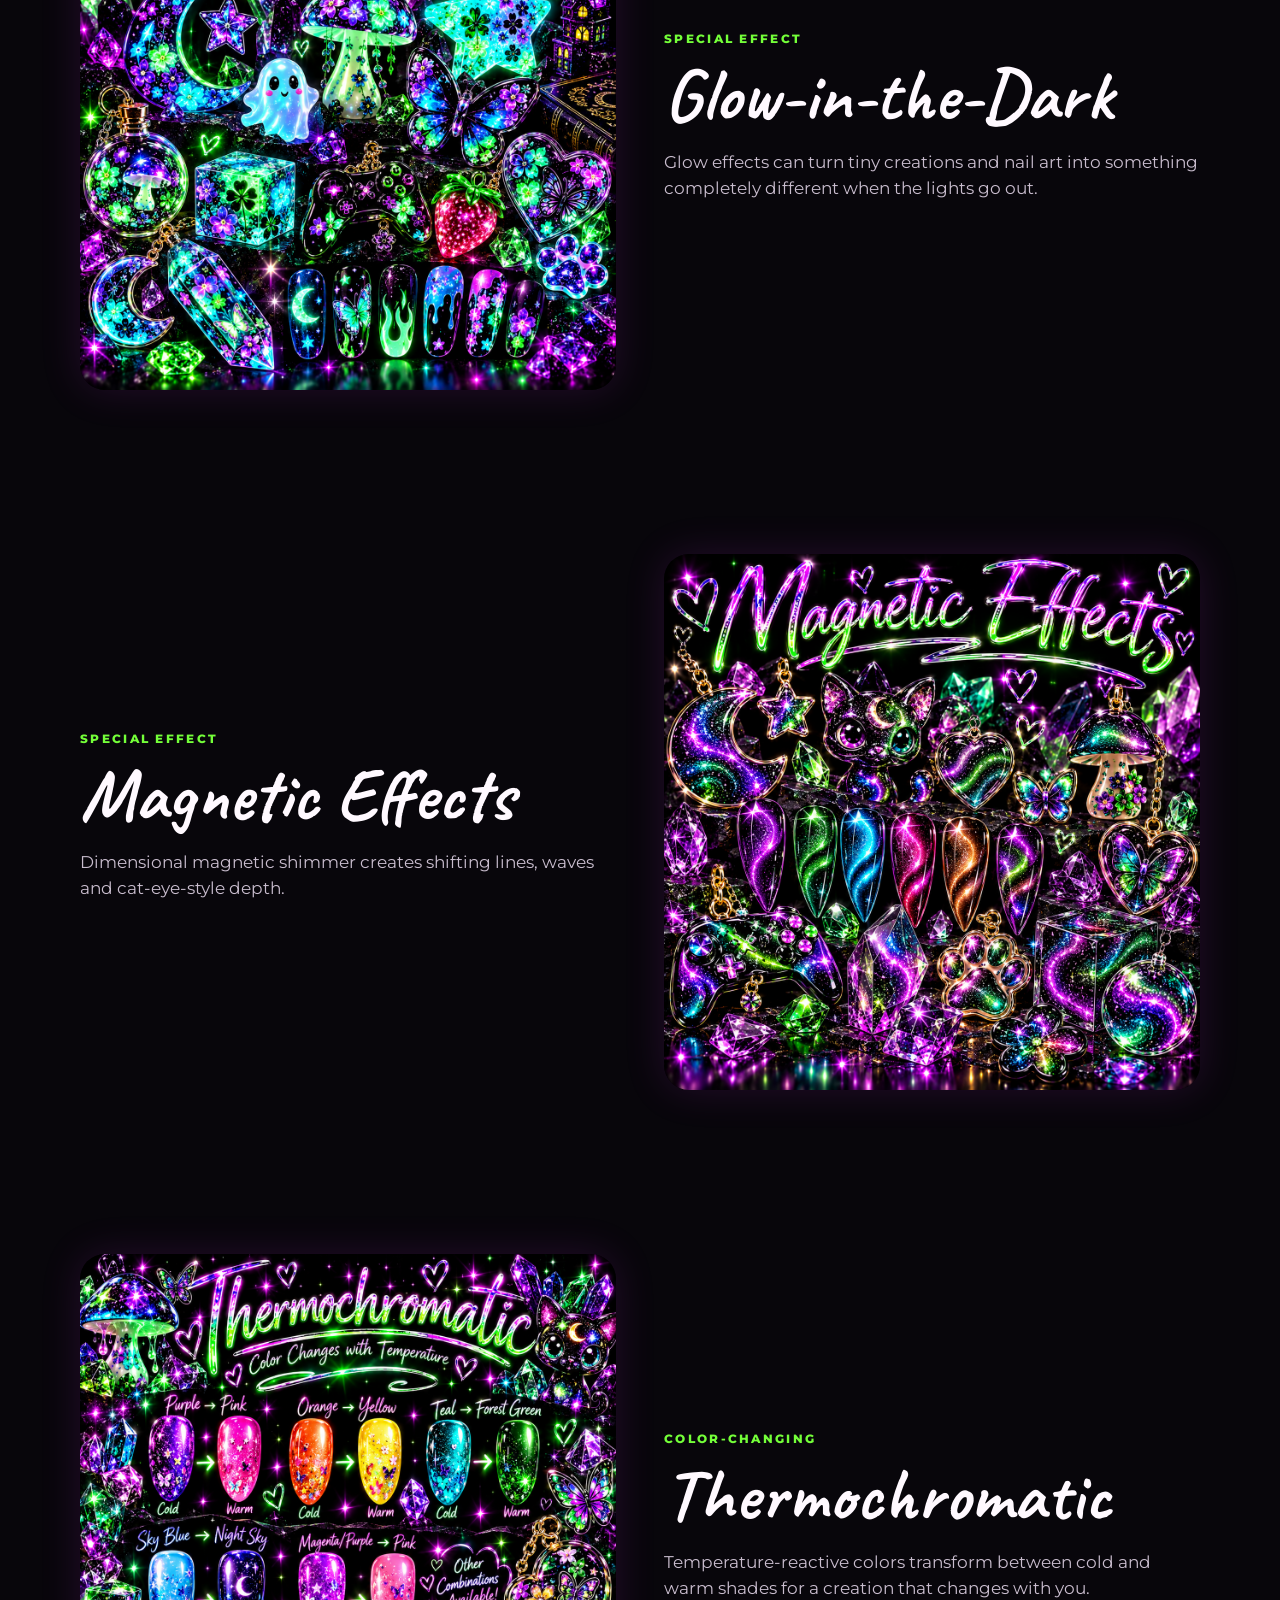
<file: index-6.html>
<!doctype html>
<html lang="en">
<head>
<meta charset="utf-8">
<meta name="viewport" content="width=device-width,initial-scale=1">
<meta name="theme-color" content="#08060b">
<title>Kandy Nails & Tiny Custom Creations</title>
<style>
@import url('https://fonts.googleapis.com/css2?family=Caveat:wght@500;600;700&family=Montserrat:wght@400;500;600;700;800&display=swap');
:root{--bg:#08060b;--panel:#15101a;--purple:#c746ff;--green:#74ff39;--pink:#ff5dd7;--text:#fff9ff;--muted:#c9bdce}
.nail-portfolio{display:grid;grid-template-columns:repeat(3,minmax(0,1fr));gap:20px}.nail-portfolio figure{margin:0;background:var(--panel);border:1px solid #ffffff20;border-radius:22px;overflow:hidden}.nail-portfolio a{display:block}.nail-portfolio img{width:100%;height:370px;object-fit:contain;background:#050407}.nail-portfolio a:focus-visible{outline:3px solid var(--green);outline-offset:-3px}.nail-portfolio figcaption{padding:20px}.nail-portfolio h3{font-family:Caveat,cursive;font-size:2rem;margin:0;color:var(--pink)}.nail-portfolio p{font-size:.9rem;color:var(--muted);margin:8px 0 0}@media(max-width:850px){.nail-portfolio{grid-template-columns:1fr}.nail-portfolio img{height:auto;max-height:520px}}
*{box-sizing:border-box}html{scroll-behavior:smooth}body{margin:0;background:var(--bg);color:var(--text);font-family:Montserrat,sans-serif;line-height:1.55}a{color:inherit;text-decoration:none}img{max-width:100%;display:block}
.hero{min-height:88vh;background:radial-gradient(circle at 15% 15%,#6d14744d,transparent 34%),radial-gradient(circle at 85% 20%,#2d8c4145,transparent 30%),linear-gradient(135deg,#050407,#14091a 55%,#07110a);position:relative;overflow:hidden}.hero:after{content:"✦  ♡  ✧  ♡  ✦";position:absolute;bottom:4%;width:100%;text-align:center;font-size:3rem;letter-spacing:1rem;color:#ffffff18}
nav{width:min(1180px,92%);margin:auto;padding:22px 0;display:flex;align-items:center;justify-content:space-between;position:relative;z-index:3}.logo{font-family:Caveat,cursive;font-size:2rem;font-weight:700}.logo span{color:var(--green)}#navLinks{display:flex;gap:22px;font-size:.85rem;font-weight:700}#navLinks a:hover{color:var(--green)}#menuBtn{display:none;background:none;border:0;color:white;font-size:1.6rem}
.hero-inner{width:min(920px,90%);margin:13vh auto 0;text-align:center;position:relative;z-index:2}.kicker,.eyebrow,.heading span{font-size:.72rem;letter-spacing:.2em;font-weight:800;color:var(--green)}h1,h2{font-family:Caveat,cursive;line-height:1.02}h1{font-size:clamp(4.3rem,10vw,8rem);margin:.15em 0}.hero h1 em{font-style:normal;color:var(--pink)}.lead{max-width:720px;margin:0 auto 26px;color:var(--muted)}.actions{display:flex;gap:12px;justify-content:center;flex-wrap:wrap}.btn{border:0;display:inline-block;background:linear-gradient(90deg,var(--purple),var(--pink),var(--green));color:#08060b;font-weight:800;padding:13px 22px;border-radius:999px;cursor:pointer}.ghost{background:transparent;color:white;border:1px solid #ffffff55}
.wrap{width:min(1120px,92%);margin:auto;padding:82px 0}.heading{max-width:760px;margin-bottom:32px}.heading h2,.feature h2,.wearable h2{font-size:clamp(3rem,6vw,4.6rem);margin:.08em 0}.heading p,.feature p,.wearable p{color:var(--muted)}.master-collage{width:100%;border-radius:25px;border:1px solid #ffffff20;box-shadow:0 0 50px #8c28b62b}.gallery{display:grid;grid-template-columns:repeat(5,1fr);gap:13px;margin-top:20px}.tile{background:var(--panel);border:1px solid #ffffff17;border-radius:17px;overflow:hidden}.tile img{aspect-ratio:1/1;object-fit:cover}.tile b{display:block;padding:13px;font-size:.8rem}.tile:hover{outline:1px solid var(--green);transform:translateY(-2px)}
.band,.effects,.wearable{background:linear-gradient(135deg,#120d17,#0c100d)}.split{width:min(1120px,92%);margin:auto;padding:82px 0;display:grid;grid-template-columns:1fr 1fr;gap:48px;align-items:center}.split>img,.feature>img{border-radius:25px;box-shadow:0 0 40px #b830d028}.mini-prices{margin:25px 0}.mini-prices p{display:flex;justify-content:space-between;border-bottom:1px solid #ffffff16;padding:9px 0;margin:0}.mini-prices strong{color:var(--green)}small{color:#9f92a6}.feature{display:grid;grid-template-columns:1fr 1fr;gap:48px;align-items:center}.feature.reverse img{order:2}.feature p{font-size:1.05rem}.effect-cards{display:grid;grid-template-columns:repeat(4,1fr);gap:15px}.effect-cards article,.price-cards article{background:#18121e;border:1px solid #ffffff16;border-radius:22px;padding:24px}.effect-cards i{font-style:normal;font-size:2rem}.effect-cards h3{margin:.5em 0}.effect-cards p,.price-cards p{color:var(--muted);font-size:.9rem}
.price-cards{display:grid;grid-template-columns:repeat(3,1fr);gap:16px}.price-cards h3{font-family:Caveat,cursive;font-size:2.1rem;margin:0 0 12px}.price-cards p{display:flex;justify-content:space-between;border-bottom:1px solid #ffffff12;padding:9px 0}.price-cards .featured{background:linear-gradient(145deg,#291232,#122217);border-color:#9dff6550}.big{font-size:3.4rem;font-weight:800;color:var(--pink);margin:18px 0}.big span{color:var(--green)}.price-cards .featured p,.price-cards .muted{display:block;border:0}.center{text-align:center;max-width:780px}.order form{display:grid;grid-template-columns:1fr 1fr;gap:16px;background:#151019;border:1px solid #ffffff17;padding:25px;border-radius:24px}.order label{display:grid;gap:7px;font-size:.78rem;font-weight:700}.order label:nth-child(2){grid-column:span 2}.order input,.order textarea,.order select{width:100%;border:1px solid #ffffff24;background:#08060b;color:white;border-radius:12px;padding:13px;font:inherit}.order textarea{min-height:120px;resize:vertical}.order button{justify-self:start}.demo{color:var(--green);font-size:.85rem}
footer{text-align:center;padding:42px 20px;border-top:1px solid #ffffff13;color:var(--muted)}footer strong{font-family:Caveat,cursive;font-size:2rem;color:white}
@media(max-width:850px){#menuBtn{display:block}#navLinks{display:none;position:absolute;top:68px;left:0;right:0;flex-direction:column;background:#17111d;padding:18px;border-radius:18px}#navLinks.show{display:flex}.gallery{grid-template-columns:repeat(2,1fr)}.split,.feature{grid-template-columns:1fr}.feature.reverse img{order:0}.effect-cards{grid-template-columns:repeat(2,1fr)}.price-cards{grid-template-columns:1fr}.order form{grid-template-columns:1fr}.order label:nth-child(2){grid-column:auto}}
@media(max-width:520px){.gallery,.effect-cards{grid-template-columns:1fr}.wrap,.split{padding:58px 0}.hero-inner{margin-top:9vh}}

.brand-finale{background:radial-gradient(circle at 50% 50%,#5b126238,transparent 60%),#08060b}
.brand-finale .wrap{padding-top:30px;padding-bottom:30px}
.brand-finale img{width:min(850px,100%);margin:auto;border-radius:28px;box-shadow:0 0 55px #b62fce35;border:1px solid #ffffff18}
footer a{color:var(--green)}

.tiktok-link{display:inline-block;color:var(--pink);font-weight:800;border-bottom:1px solid var(--green);padding-bottom:3px}
.tiktok-link:hover,footer .social a:hover{color:var(--green)}
footer .social{margin-top:6px}

.policies{background:linear-gradient(135deg,#110c16,#0a120c)}
.policy-box{background:#18121e;border:1px solid #ffffff18;border-radius:26px;padding:28px;box-shadow:0 0 40px #8c28b61c}
.policy-box p{color:var(--muted);padding:12px 0;margin:0;border-bottom:1px solid #ffffff10}
.policy-box p:last-child{border-bottom:0}
.policy-box b{color:var(--text)}
.policy-highlight{margin-top:12px!important;padding:17px!important;border:1px solid #74ff3940!important;background:#74ff390c;border-radius:16px;color:var(--text)!important;font-weight:600}
.shipping{background:#0b080e}.shipping-grid{display:grid;grid-template-columns:repeat(2,1fr);gap:16px}.shipping-grid article{background:#18121e;border:1px solid #ffffff18;border-radius:22px;padding:24px}.shipping-grid h3{font-family:Caveat,cursive;font-size:2rem;margin:0 0 10px}.shipping-grid p{color:var(--muted);margin:0}.shipping-note{margin-top:16px;padding:20px;border-radius:18px;background:#74ff390b;border:1px solid #74ff3935;color:var(--muted)}.shipping-note b{color:var(--text)}@media(max-width:700px){.shipping-grid{grid-template-columns:1fr}}


#navLinks{flex-wrap:wrap;justify-content:flex-end;gap:12px 17px;max-width:820px}
.nail-portfolio{align-items:start}.nail-portfolio figure[hidden]{display:none}
.photo-open{display:block;position:relative;border:0;padding:0;width:100%;background:#050407;color:white;cursor:zoom-in;font:inherit;text-align:left}
.photo-open img,.video-frame video{display:block;width:100%;height:370px;object-fit:contain;background:#050407}
.photo-open:focus-visible,.portfolio-filters button:focus-visible,#close-photo:focus-visible{outline:3px solid var(--green);outline-offset:3px}
.media-badge{display:inline-block;padding:7px 12px;font-size:.68rem;font-weight:700;color:var(--green);background:#100b15}.video-frame .media-badge{color:var(--pink)}
.portfolio-filters{display:flex;gap:10px;flex-wrap:wrap}.portfolio-filters button{font:inherit;font-size:.85rem;font-weight:700;cursor:pointer;color:var(--text);background:var(--panel);border:1px solid #ffffff35;padding:10px 22px;border-radius:999px}.portfolio-filters button.active{background:var(--green);color:#08060b;border-color:var(--green)}.portfolio-count{color:var(--muted);font-size:.8rem;margin:16px 0 22px}
#photo-dialog{width:min(1000px,94vw);max-height:95vh;padding:16px;background:#100b15;color:var(--text);border:1px solid #c746ff70;border-radius:18px}#photo-dialog::backdrop{background:#000d}#large-photo{max-height:75vh;margin:auto;object-fit:contain}#close-photo{display:block;margin:0 0 12px auto;padding:9px 18px;border:0;border-radius:30px;background:var(--green);color:#08060b;font-weight:800;cursor:pointer}#photo-caption{text-align:center}
@media(max-width:850px){.photo-open img,.video-frame video{height:390px}#navLinks{max-width:none;align-items:flex-start}}
@media(max-width:420px){.photo-open img,.video-frame video{height:330px}}
</style>
</head>
<body>
<header class="hero" id="home">
  <nav>
    <a class="logo" href="#home">Kandy Nails <span>♥</span></a>
    <button id="menuBtn" aria-label="Open menu">☰</button>
    <div id="navLinks">
      <a href="#categories">Creations</a><a href="#support">Support 💜</a><a href="https://www.tiktok.com/@xxkissesxx23" target="_blank" rel="noopener">TikTok</a><a href="#nails">Nails</a><a href="#nail-gallery">Portfolio</a><a href="https://www.instagram.com/kandy_nails.katie.anderson/" target="_blank" rel="noopener noreferrer">Instagram</a><a href="#pricing">Pricing</a><a href="#order">Custom Orders</a>
    </div>
  </nav>
  <div class="hero-inner">
    <p class="kicker">KANDY NAILS & TINY CUSTOM CREATIONS</p>
    <h1>If You Can Imagine It,<br><em>I Can Create It.</em></h1>
    <p class="lead">Nails, handmade guitar picks, mini animals, names & initials, tiny custom creations and special-effect art — handmade with sparkle and personality.</p>
    <div class="actions"><a class="btn" href="#categories">See the Creations</a><a class="btn ghost" href="#pricing">See Pricing</a><a class="btn ghost" href="#support">Support My Dream 💜</a></div>
  </div>
</header>

<main>

<section id="support" class="band" aria-labelledby="support-title">
 <div class="wrap center">
  <div class="heading" style="margin:0 auto 24px"><span>HELP MY SMALL BUSINESS GROW</span><h2 id="support-title">Support My Business 💜</h2>
  <p>Hi, I’m Kaitlyn, the creator behind Kandy Nails &amp; Tiny Creations. I’m working to turn my passion for nail art and handmade miniatures into a stable source of income.</p>
  <p>My GoFundMe helps fund the supplies, tools and equipment I need to keep creating and growing. Every donation or share helps me take another step toward this dream.</p></div>
  <a class="btn" href="https://gofund.me/85987b3fd" target="_blank" rel="noopener noreferrer">Support on GoFundMe 💜</a>
  <p style="color:var(--muted);font-size:.9rem;margin-top:18px">Can’t donate? Sharing my fundraiser means so much, too. Thank you for supporting my art!</p>
 </div>
</section>

<section id="categories" class="wrap">
  <div class="heading"><span>EXPLORE</span><h2>Pick your kind of Kandy ✨</h2><p>The collage is your visual menu. Tap a category below to see it larger.</p></div>
  <img class="master-collage" src="assets/category-collage.png" alt="Kandy Nails and Tiny Custom Creations category collage">
  <div class="gallery">
    <a class="tile" href="#nails"><img src="assets/nail-services.png" alt="Nail Services"><b>Nail Services</b></a>
    <a class="tile" href="#guitar"><img src="assets/guitar-picks.png" alt="Handmade Guitar Picks"><b>Handmade Guitar Picks</b></a>
    <a class="tile" href="#animals"><img src="assets/mini-animals.png" alt="Mini Animals"><b>Mini Animals</b></a>
    <a class="tile" href="#names"><img src="assets/names-initials.png" alt="Names and Initials"><b>Names & Initials</b></a>
    <a class="tile" href="#minis"><img src="assets/custom-mini-creations.png" alt="Custom Mini Creations"><b>Custom Mini Creations</b></a>
    <a class="tile" href="#glow"><img src="assets/glow-in-the-dark.png" alt="Glow-in-the-Dark"><b>Glow-in-the-Dark</b></a>
    <a class="tile" href="#magnetic"><img src="assets/magnetic-effects.png" alt="Magnetic Effects"><b>Magnetic Effects</b></a>
    <a class="tile" href="#thermo"><img src="assets/thermochromatic.png" alt="Thermochromatic"><b>Thermochromatic</b></a>
    <a class="tile" href="#encapsulated"><img src="assets/encapsulated-creations.png" alt="Encapsulated Creations"><b>Encapsulated Creations</b></a>
  </div>
</section>

<section class="band" id="nails"><div class="split">
  <img src="assets/nail-services.png" alt="Kandy Nails services concept">
  <div><span class="eyebrow">NAIL SERVICES</span><h2>Make your nails part of the art.</h2>
  <p>Gel color, full-coverage tips, extensions, spa pedicures, chrome, jewels, 3D art and custom nail designs.</p>
  <div class="mini-prices"><p><b>Gel Manicure</b><strong>$15</strong></p><p><b>Full-Coverage Tips + Gel</b><strong>$20</strong></p><p><b>Extensions</b><strong>$30</strong></p><p><b>Spa Pedicure</b><strong>$25</strong></p></div>
  </div>
</div></section>

<section id="nail-gallery" class="wrap">
<div class="heading"><span>KANDY NAILS PORTFOLIO</span><h2>My nail art, up close 💅</h2><p>Explore my real nail sets, hand-painted designs, sparkling details and behind-the-scenes videos. Tap a photo to see it larger, or press play on a video.</p></div>
<div class="portfolio-filters" role="group" aria-label="Filter nail portfolio"><button type="button" class="active" data-filter="all" aria-pressed="true">All</button><button type="button" data-filter="photo" aria-pressed="false">Photos</button><button type="button" data-filter="video" aria-pressed="false">Videos</button></div>
<p id="portfolio-count" class="portfolio-count" aria-live="polite"></p>
<div class="nail-portfolio" id="portfolio-grid"><figure data-kind="photo"><button class="photo-open" type="button" data-photo="portfolio-1000017648.jpg" data-title="Blue, Gold &amp; Glitter" aria-label="Enlarge Blue, Gold &amp; Glitter"><img src="portfolio-1000017648.jpg" alt="Blue accents, gold lines and delicate white details." loading="lazy" decoding="async" width="720" height="720"><span class="media-badge">Photo · Tap to enlarge</span></button><figcaption><h3>Blue, Gold &amp; Glitter</h3><p>Blue accents, gold lines and delicate white details.</p></figcaption></figure><figure data-kind="photo"><button class="photo-open" type="button" data-photo="portfolio-1000014771.jpg" data-title="Flower Garden" aria-label="Enlarge Flower Garden"><img src="portfolio-1000014771.jpg" alt="Pink, purple and lavender flowers with gold centers." loading="lazy" decoding="async" width="720" height="720"><span class="media-badge">Photo · Tap to enlarge</span></button><figcaption><h3>Flower Garden</h3><p>Pink, purple and lavender flowers with gold centers.</p></figcaption></figure><figure data-kind="photo"><button class="photo-open" type="button" data-photo="portfolio-1000017656.jpg" data-title="Midnight Florals" aria-label="Enlarge Midnight Florals"><img src="portfolio-1000017656.jpg" alt="Dark nails with colorful floral accent designs." loading="lazy" decoding="async" width="720" height="720"><span class="media-badge">Photo · Tap to enlarge</span></button><figcaption><h3>Midnight Florals</h3><p>Dark nails with colorful floral accent designs.</p></figcaption></figure><figure data-kind="photo"><button class="photo-open" type="button" data-photo="portfolio-1000017652.jpg" data-title="Coral Sparkle French" aria-label="Enlarge Coral Sparkle French"><img src="portfolio-1000017652.jpg" alt="Bright coral tips with iridescent sparkle and accents." loading="lazy" decoding="async" width="720" height="720"><span class="media-badge">Photo · Tap to enlarge</span></button><figcaption><h3>Coral Sparkle French</h3><p>Bright coral tips with iridescent sparkle and accents.</p></figcaption></figure><figure data-kind="photo"><button class="photo-open" type="button" data-photo="portfolio-1000010109.jpg" data-title="Ruby French" aria-label="Enlarge Ruby French"><img src="portfolio-1000010109.jpg" alt="Red glitter tips with butterflies and rhinestones." loading="lazy" decoding="async" width="720" height="720"><span class="media-badge">Photo · Tap to enlarge</span></button><figcaption><h3>Ruby French</h3><p>Red glitter tips with butterflies and rhinestones.</p></figcaption></figure><figure data-kind="photo"><button class="photo-open" type="button" data-photo="portfolio-1000008966.jpg" data-title="Daisy French" aria-label="Enlarge Daisy French"><img src="portfolio-1000008966.jpg" alt="Classic white French tips with tiny daisies." loading="lazy" decoding="async" width="720" height="720"><span class="media-badge">Photo · Tap to enlarge</span></button><figcaption><h3>Daisy French</h3><p>Classic white French tips with tiny daisies.</p></figcaption></figure><figure data-kind="photo"><button class="photo-open" type="button" data-photo="portfolio-1000005637.jpg" data-title="Black &amp; Gold" aria-label="Enlarge Black &amp; Gold"><img src="portfolio-1000005637.jpg" alt="Black, gold glitter and metallic foil details." loading="lazy" decoding="async" width="720" height="720"><span class="media-badge">Photo · Tap to enlarge</span></button><figcaption><h3>Black &amp; Gold</h3><p>Black, gold glitter and metallic foil details.</p></figcaption></figure><figure data-kind="photo"><button class="photo-open" type="button" data-photo="portfolio-1000010207.jpg" data-title="Golden Sunshine" aria-label="Enlarge Golden Sunshine"><img src="portfolio-1000010207.jpg" alt="Clear tips with gold foil and sparkling embellishments." loading="lazy" decoding="async" width="720" height="720"><span class="media-badge">Photo · Tap to enlarge</span></button><figcaption><h3>Golden Sunshine</h3><p>Clear tips with gold foil and sparkling embellishments.</p></figcaption></figure><figure data-kind="photo"><button class="photo-open" type="button" data-photo="portfolio-earlier-0.jpg" data-title="Thermochromatic" aria-label="Enlarge Thermochromatic"><img src="portfolio-earlier-0.jpg" alt="Temperature-reactive pink and blue-purple shades with a sweet heart accent." loading="lazy" decoding="async" width="720" height="720"><span class="media-badge">Photo · Tap to enlarge</span></button><figcaption><h3>Thermochromatic</h3><p>Temperature-reactive pink and blue-purple shades with a sweet heart accent.</p></figcaption></figure><figure data-kind="photo"><button class="photo-open" type="button" data-photo="portfolio-1000014545.jpg" data-title="Glow-in-the-Dark" aria-label="Enlarge Glow-in-the-Dark"><img src="portfolio-1000014545.jpg" alt="Turquoise glowing tips with an accent design." loading="lazy" decoding="async" width="720" height="720"><span class="media-badge">Photo · Tap to enlarge</span></button><figcaption><h3>Glow-in-the-Dark</h3><p>Turquoise glowing tips with an accent design.</p></figcaption></figure><figure data-kind="photo"><button class="photo-open" type="button" data-photo="portfolio-earlier-2.jpg" data-title="Hand-Painted Florals" aria-label="Enlarge Hand-Painted Florals"><img src="portfolio-earlier-2.jpg" alt="Soft mauve, gray and tiny floral details on a shorter nail length." loading="lazy" decoding="async" width="720" height="720"><span class="media-badge">Photo · Tap to enlarge</span></button><figcaption><h3>Hand-Painted Florals</h3><p>Soft mauve, gray and tiny floral details on a shorter nail length.</p></figcaption></figure><figure data-kind="photo"><button class="photo-open" type="button" data-photo="portfolio-1000008977.jpg" data-title="Sweetheart Sparkle" aria-label="Enlarge Sweetheart Sparkle"><img src="portfolio-1000008977.jpg" alt="White nails with red glitter and heart accents." loading="lazy" decoding="async" width="720" height="720"><span class="media-badge">Photo · Tap to enlarge</span></button><figcaption><h3>Sweetheart Sparkle</h3><p>White nails with red glitter and heart accents.</p></figcaption></figure><figure data-kind="photo"><button class="photo-open" type="button" data-photo="portfolio-1000009065.jpg" data-title="Pretty in Pink" aria-label="Enlarge Pretty in Pink"><img src="portfolio-1000009065.jpg" alt="Pink nails with soft floral accents." loading="lazy" decoding="async" width="720" height="720"><span class="media-badge">Photo · Tap to enlarge</span></button><figcaption><h3>Pretty in Pink</h3><p>Pink nails with soft floral accents.</p></figcaption></figure><figure data-kind="photo"><button class="photo-open" type="button" data-photo="portfolio-1000012029.jpg" data-title="Red Ribbons" aria-label="Enlarge Red Ribbons"><img src="portfolio-1000012029.jpg" alt="Red and white nails with bow designs." loading="lazy" decoding="async" width="720" height="720"><span class="media-badge">Photo · Tap to enlarge</span></button><figcaption><h3>Red Ribbons</h3><p>Red and white nails with bow designs.</p></figcaption></figure><figure data-kind="photo"><button class="photo-open" type="button" data-photo="portfolio-1000016396.jpg" data-title="Emerald Pedicure" aria-label="Enlarge Emerald Pedicure"><img src="portfolio-1000016396.jpg" alt="Shimmering green toes with decorated accents." loading="lazy" decoding="async" width="720" height="720"><span class="media-badge">Photo · Tap to enlarge</span></button><figcaption><h3>Emerald Pedicure</h3><p>Shimmering green toes with decorated accents.</p></figcaption></figure><figure data-kind="photo"><button class="photo-open" type="button" data-photo="portfolio-1000008091.jpg" data-title="Soft Winter Shimmer" aria-label="Enlarge Soft Winter Shimmer"><img src="portfolio-1000008091.jpg" alt="A soft pink manicure with a white star accent." loading="lazy" decoding="async" width="720" height="720"><span class="media-badge">Photo · Tap to enlarge</span></button><figcaption><h3>Soft Winter Shimmer</h3><p>A soft pink manicure with a white star accent.</p></figcaption></figure><figure data-kind="photo"><button class="photo-open" type="button" data-photo="portfolio-1000007837.jpg" data-title="Olive Gloss" aria-label="Enlarge Olive Gloss"><img src="portfolio-1000007837.jpg" alt="A glossy deep green manicure on shorter nails." loading="lazy" decoding="async" width="720" height="720"><span class="media-badge">Photo · Tap to enlarge</span></button><figcaption><h3>Olive Gloss</h3><p>A glossy deep green manicure on shorter nails.</p></figcaption></figure><figure data-kind="video"><div class="video-frame"><video controls playsinline preload="none" poster="portfolio-1000017654.jpg" aria-label="Sculpted Floral Details"><source src="portfolio-1000017654.mp4" type="video/mp4">Your browser cannot play this video. <a href="portfolio-1000017654.mp4">Open video</a></video><span class="media-badge">Video</span></div><figcaption><h3>Sculpted Floral Details</h3><p>Dimensional flowers and delicate accents.</p></figcaption></figure><figure data-kind="video"><div class="video-frame"><video controls playsinline preload="none" poster="portfolio-1000017646.jpg" aria-label="Green Sparkle French"><source src="portfolio-1000017646.mp4" type="video/mp4">Your browser cannot play this video. <a href="portfolio-1000017646.mp4">Open video</a></video><span class="media-badge">Video</span></div><figcaption><h3>Green Sparkle French</h3><p>See the green shimmer and decorative details.</p></figcaption></figure><figure data-kind="video"><div class="video-frame"><video controls playsinline preload="none" poster="portfolio-1000017653.jpg" aria-label="Coral French in Motion"><source src="portfolio-1000017653.mp4" type="video/mp4">Your browser cannot play this video. <a href="portfolio-1000017653.mp4">Open video</a></video><span class="media-badge">Video</span></div><figcaption><h3>Coral French in Motion</h3><p>A closer look at the bright coral tips.</p></figcaption></figure><figure data-kind="video"><div class="video-frame"><video controls playsinline preload="none" poster="portfolio-1000017644.jpg" aria-label="Colorful Glitter"><source src="portfolio-1000017644.mp4" type="video/mp4">Your browser cannot play this video. <a href="portfolio-1000017644.mp4">Open video</a></video><span class="media-badge">Video</span></div><figcaption><h3>Colorful Glitter</h3><p>A moving look at colorful sparkling nails.</p></figcaption></figure><figure data-kind="video"><div class="video-frame"><video controls playsinline preload="none" poster="portfolio-1000017642.jpg" aria-label="Dark Details"><source src="portfolio-1000017642.mp4" type="video/mp4">Your browser cannot play this video. <a href="portfolio-1000017642.mp4">Open video</a></video><span class="media-badge">Video</span></div><figcaption><h3>Dark Details</h3><p>See the nail art from different angles.</p></figcaption></figure><figure data-kind="video"><div class="video-frame"><video controls playsinline preload="none" poster="portfolio-1000017645.jpg" aria-label="Pink Details in Motion"><source src="portfolio-1000017645.mp4" type="video/mp4">Your browser cannot play this video. <a href="portfolio-1000017645.mp4">Open video</a></video><span class="media-badge">Video</span></div><figcaption><h3>Pink Details in Motion</h3><p>A closer look at the pink nail design.</p></figcaption></figure><figure data-kind="video"><div class="video-frame"><video controls playsinline preload="none" poster="portfolio-1000011974.jpg" aria-label="Sunlight &amp; Sparkle"><source src="portfolio-1000011974.mp4" type="video/mp4">Your browser cannot play this video. <a href="portfolio-1000011974.mp4">Open video</a></video><span class="media-badge">Video</span></div><figcaption><h3>Sunlight &amp; Sparkle</h3><p>A closer look at the shimmer in natural light.</p></figcaption></figure><figure data-kind="video"><div class="video-frame"><video controls playsinline preload="none" poster="portfolio-1000017649.jpg" aria-label="Garden-Inspired Nails"><source src="portfolio-1000017649.mp4" type="video/mp4">Your browser cannot play this video. <a href="portfolio-1000017649.mp4">Open video</a></video><span class="media-badge">Video</span></div><figcaption><h3>Garden-Inspired Nails</h3><p>Nail art and bright garden colors.</p></figcaption></figure><figure data-kind="video"><div class="video-frame"><video controls playsinline preload="none" poster="portfolio-1000017647.jpg" aria-label="Lights-Out Details"><source src="portfolio-1000017647.mp4" type="video/mp4">Your browser cannot play this video. <a href="portfolio-1000017647.mp4">Open video</a></video><span class="media-badge">Video</span></div><figcaption><h3>Lights-Out Details</h3><p>A look at the design against a dark background.</p></figcaption></figure><figure data-kind="video"><div class="video-frame"><video controls playsinline preload="none" poster="portfolio-1000017643.jpg" aria-label="Behind the Brush"><source src="portfolio-1000017643.mp4" type="video/mp4">Your browser cannot play this video. <a href="portfolio-1000017643.mp4">Open video</a></video><span class="media-badge">Video</span></div><figcaption><h3>Behind the Brush</h3><p>Watch the nail-art details take shape.</p></figcaption></figure><figure data-kind="video"><div class="video-frame"><video controls playsinline preload="none" poster="portfolio-1000017651.jpg" aria-label="Creating the Details"><source src="portfolio-1000017651.mp4" type="video/mp4">Your browser cannot play this video. <a href="portfolio-1000017651.mp4">Open video</a></video><span class="media-badge">Video</span></div><figcaption><h3>Creating the Details</h3><p>A look at the nail-art process.</p></figcaption></figure></div>
<p style="margin-top:28px"><a class="tiktok-link" href="https://www.instagram.com/kandy_nails.katie.anderson/" target="_blank" rel="noopener noreferrer">♡ More on Instagram ♡</a></p>
</section>
<section class="band" id="creations-showcase"><div class="wrap"><div class="heading"><span>TINY CREATIONS PORTFOLIO</span><h2>A little wearable art 💜</h2><p>Handmade details beyond the manicure.</p></div><div class="nail-portfolio"><figure data-kind="video"><div class="video-frame"><video controls playsinline preload="none" poster="portfolio-1000014442.jpg" aria-label="Tiny Pendant Showcase"><source src="portfolio-1000014442.mp4" type="video/mp4">Your browser cannot play this video. <a href="portfolio-1000014442.mp4">Open video</a></video><span class="media-badge">Video</span></div><figcaption><h3>Tiny Pendant Showcase</h3><p>A closer look at a handmade pendant.</p></figcaption></figure></div></div></section>
<dialog id="photo-dialog" aria-label="Enlarged nail portfolio photo"><button type="button" id="close-photo" aria-label="Close photo">Close ×</button><img id="large-photo" alt=""><p id="photo-caption"></p></dialog>

<section class="wrap feature" id="guitar"><img src="assets/guitar-picks.png" alt="Handmade guitar picks"><div><span class="eyebrow">HANDMADE</span><h2>Guitar Picks</h2><p>Custom sculpted picks with your colors, theme and personality. No generic-looking menu required — each request can become its own tiny piece of art.</p></div></section>
<section class="wrap feature reverse" id="animals"><img src="assets/mini-animals.png" alt="Mini animals"><div><span class="eyebrow">TINY & CUSTOM</span><h2>Mini Animals</h2><p>Little creatures, pets, fantasy animals and whatever adorable idea you have in mind.</p></div></section>
<section class="wrap feature" id="names"><img src="assets/names-initials.png" alt="Names and initials"><div><span class="eyebrow">PERSONALIZED</span><h2>Names & Initials</h2><p>Letters, initials and names can become standalone creations, charms, keepsakes or small wearable pieces.</p></div></section>
<section class="wrap feature reverse" id="minis"><img src="assets/custom-mini-creations.png" alt="Custom mini creations"><div><span class="eyebrow">IMAGINE IT</span><h2>Custom Mini Creations</h2><p>Mushrooms, characters, tiny objects, fantasy pieces, miniature scenes and unusual ideas all belong here.</p></div></section>

<section class="effects">
<div class="wrap">
 <div class="heading"><span>SPECIAL EFFECTS</span><h2>Make it glow, shift & sparkle.</h2><p>Each effect now has its own visual showcase.</p></div>
</div></section>

<section class="wrap feature" id="glow"><img src="assets/glow-in-the-dark.png" alt="Glow-in-the-Dark creations"><div><span class="eyebrow">SPECIAL EFFECT</span><h2>Glow-in-the-Dark</h2><p>Glow effects can turn tiny creations and nail art into something completely different when the lights go out.</p></div></section>
<section class="wrap feature reverse" id="magnetic"><img src="assets/magnetic-effects.png" alt="Magnetic Effects"><div><span class="eyebrow">SPECIAL EFFECT</span><h2>Magnetic Effects</h2><p>Dimensional magnetic shimmer creates shifting lines, waves and cat-eye-style depth.</p></div></section>
<section class="wrap feature" id="thermo"><img src="assets/thermochromatic.png" alt="Thermochromatic color changing creations"><div><span class="eyebrow">COLOR-CHANGING</span><h2>Thermochromatic</h2><p>Temperature-reactive colors transform between cold and warm shades for a creation that changes with you.</p></div></section>
<section class="wrap feature reverse" id="encapsulated"><img src="assets/encapsulated-creations.png" alt="Encapsulated Creations"><div><span class="eyebrow">PRESERVED IN ART</span><h2>Encapsulated Creations</h2><p>Tiny flowers, butterflies, glitter and details can be preserved inside clear acrylic or hard gel for a glass-like layered finish.</p></div></section>

<section id="pricing" class="wrap">
 <div class="heading"><span>PRICING</span><h2>Handmade, personalized & priced for the work involved.</h2><p>Every custom piece is different. Final pricing depends on size, detail, materials, design complexity, special effects, and hands-on creation time.</p></div>
 <div class="price-cards">
   <article>
     <h3>💅 Nail Services</h3>
     <p>Gel Polish Manicure <b>$15</b></p>
     <p>Full-Coverage Tips + Gel <b>$20</b></p>
     <p>Extra-Length Extensions <b>$30</b></p>
     <p>Spa Pedicure <b>$25</b></p>
     <p>Pedicure Gel Polish <b>+$10</b></p>
     <p>Regular Toe Polish <b>$15</b></p>
     <p>Basic Art / Chrome / Jewels <b>+$5</b></p>
     <p>Polish Removal <b>+$5</b></p>
     <p>Gel / Enhancement Removal <b>about +$10</b></p>
     <p class="muted">Complex 3D or especially detailed custom nail art is quoted separately.</p>
   </article>
   <article class="featured">
     <h3>💜 Custom Creations</h3>
     <div class="big">$30<span>+</span></div>
     <p><b>Simple Custom Creations — $30+</b><br>Simple shapes, colors, initials and small designs.</p>
     <p><b>Detailed Custom Creations — $45+</b><br>Mini animals, characters, detailed objects and layered designs.</p>
     <p><b>Highly Detailed / 3D — Custom Quote</b><br>Complex miniatures, multiple components, intricate 3D work or especially time-intensive designs.</p>
   </article>
   <article>
     <h3>✨ Extras & Timing</h3>
     <p><b>Special Effects</b><br>Glow-in-the-dark, thermochromatic, magnetic and encapsulated effects may increase the price.</p>
     <p><b>Wearable Option</b><br>Many creations can be made small enough to drill for a necklace. Chain/hardware is priced separately depending on material.</p>
     <p><b>1–3 days</b><br>Simple requests</p>
     <p><b>5–14 days</b><br>More complex requests</p>
     <p class="muted">Timing may vary depending on materials and design complexity.</p>
   </article>
 </div>
</section>

<section class="wearable"><div class="wrap center">
 <span class="eyebrow">WANT TO WEAR IT?</span><h2>Turn a Tiny Creation into a necklace. 💜</h2>
 <p>Many creations can be made small enough to drill and turn into a necklace or pendant. Chain and hardware pricing depends on the material you choose.</p>
</div></section>

<section class="brand-finale"><div class="wrap">
<img src="assets/imagine-create.png" alt="If You Can Imagine It, I Can Create It">
</div></section>
<section class="shipping"><div class="wrap">
<div class="heading"><span>SHIPPING • PICKUP • DELIVERY</span><h2>How you'll receive your creation 📦</h2></div>
<div class="shipping-grid">
<article><h3>📦 Shipping</h3><p>Shipping is available for Tiny Custom Creations. Cost is calculated separately based on order size/weight, packaging, destination and shipping method. Your shipping cost will be confirmed before payment.</p></article>
<article><h3>📍 Local Pickup</h3><p>Local pickup can be arranged after your order is finished. Exact pickup details are provided privately after the order is confirmed.</p></article>
<article><h3>🚗 Local Delivery</h3><p>Local delivery may be available depending on distance and availability. A delivery fee may apply and will be discussed before the order is finalized.</p></article>
<article><h3>💜 Tracking & Care</h3><p>When tracking is available, it will be sent once your order ships. Each handmade creation is packaged carefully. If an item arrives damaged, contact me as soon as possible with photos of the item and packaging.</p></article>
</div>
<div class="shipping-note"><b>Creation time and shipping time are separate.</b> Creation is generally 1–3 days for simple requests and 5–14 days for complex requests. Shipping begins after your creation is completed. Customers are responsible for providing a complete and accurate shipping address.</div>
</div></section>
<section class="policies">
<div class="wrap">
 <div class="heading"><span>CUSTOM ORDER POLICY</span><h2>Before I create your order 🖤</h2></div>
 <div class="policy-box">
  <p>Custom pieces are handmade and may have slight variations — that is part of what makes each piece one of a kind.</p>
  <p><b>Pricing is confirmed before work begins.</b> Major changes requested after creation has started may result in an additional charge.</p>
  <p>Turnaround is generally <b>1–3 days for simple creations</b> and <b>5–14 days for more complex designs</b>, but timing can vary depending on the design and materials needed.</p>
  <p>Materials or specialty items may need to be purchased specifically for your request.</p>
  <p>Because personalized and custom pieces are made specifically for you, completed custom work is generally not refundable simply because you changed your mind. If there is a problem with your order, please contact me so we can work out an appropriate solution.</p>
  <p class="policy-highlight">💜 Submitting a custom request does not commit you to purchasing anything. We will discuss the design and price first.</p>
 </div>
</div>
</section>

<section id="order" class="wrap order">
 <div class="heading"><span>YOUR IDEA → YOUR CREATION</span><h2>Request your custom quote. 💜</h2><p>Tell me what you are imagining. Your request will open as an email so we can talk through the design and price before I begin.</p><p><a class="tiktok-link" href="https://www.tiktok.com/@xxkissesxx23" target="_blank" rel="noopener">♡ Follow @xxkissesxx23 on TikTok ♡</a></p></div>
 <form id="orderForm">
  <label>Your name<input id="customerName" required placeholder="Name"></label>
  <label>What do you want created?<textarea id="customerIdea" required placeholder="Tell me your idea..."></textarea></label>
  <label>Colors / theme<input id="customerColors" placeholder="Purple, green, spooky, cute..."></label>
  <label>Special effect<select id="customerEffect"><option>None / not sure</option><option>Glow-in-the-dark</option><option>Magnetic</option><option>Thermochromatic</option><option>Encapsulated</option></select></label><label>How would you like to receive it?<select id="customerFulfillment"><option>Shipping</option><option>Local Pickup</option><option>Local Delivery</option><option>Not sure yet</option></select></label>
<label>ZIP code<input id="customerZip" inputmode="numeric" placeholder="ZIP code"></label>
  <button class="btn" type="submit">Request My Custom Quote ♡</button>
  <p class="demo">This opens your email app with the custom-request details filled in.</p>
 </form>
</section>
</main>

<footer><strong>Kandy Nails & Tiny Custom Creations</strong>
<p>♡ If You Can Imagine It, I Can Create It. ♡</p>
<p><a href="mailto:Kandy.nails.xoxo@gmail.com">Kandy.nails.xoxo@gmail.com</a></p>
<p class="social"><a href="https://www.tiktok.com/@xxkissesxx23" target="_blank" rel="noopener">TikTok: @xxkissesxx23</a></p><p class="social"><a href="https://www.instagram.com/kandy_nails.katie.anderson/" target="_blank" rel="noopener noreferrer">Instagram: @kandy_nails.katie.anderson</a></p></footer>
<script>
const b=document.getElementById('menuBtn'), n=document.getElementById('navLinks');
b.onclick=()=>n.classList.toggle('show');
document.querySelectorAll('#navLinks a').forEach(a=>a.onclick=()=>n.classList.remove('show'));

document.getElementById('orderForm').addEventListener('submit', function(e){
  e.preventDefault();
  const name=document.getElementById('customerName').value;
  const idea=document.getElementById('customerIdea').value;
  const colors=document.getElementById('customerColors').value || 'Not specified';
  const effect=document.getElementById('customerEffect').value;
  const subject=encodeURIComponent('Kandy Nails Custom Quote Request - ' + name);
  const body=encodeURIComponent(
    'Hi Kandy Nails!\n\nI would like to request a custom quote.\n\n' +
    'Name: ' + name + '\n\n' +
    'My idea:\n' + idea + '\n\n' +
    'Colors / theme: ' + colors + '\n' +
    'Special effect: ' + effect + '\n' +
    'Receive order by: ' + document.getElementById('customerFulfillment').value + '\n' +
    'ZIP code: ' + (document.getElementById('customerZip').value || 'Not provided') + '\n\n' +
    'Please let me know what you think and what the quote would be. 💜'
  );
  window.location.href='mailto:Kandy.nails.xoxo@gmail.com?subject='+subject+'&body='+body;
});

const portfolioCards=[...document.querySelectorAll('#portfolio-grid figure')];
const portfolioCount=document.getElementById('portfolio-count');
function updatePortfolio(filter){let count=0;portfolioCards.forEach(card=>{const show=filter==='all'||card.dataset.kind===filter;card.hidden=!show;if(show)count++;else card.querySelector('video')?.pause();});portfolioCount.textContent=count+' '+(filter==='all'?'portfolio items':filter==='photo'?'photos':'videos');}
document.querySelectorAll('[data-filter]').forEach(button=>button.addEventListener('click',()=>{document.querySelectorAll('[data-filter]').forEach(b=>{const active=b===button;b.classList.toggle('active',active);b.setAttribute('aria-pressed',String(active));});updatePortfolio(button.dataset.filter);}));updatePortfolio('all');
const photoDialog=document.getElementById('photo-dialog');
document.querySelectorAll('[data-photo]').forEach(button=>button.addEventListener('click',()=>{document.getElementById('large-photo').src=button.dataset.photo;document.getElementById('large-photo').alt=button.querySelector('img').alt;document.getElementById('photo-caption').textContent=button.dataset.title;photoDialog.showModal();}));
document.getElementById('close-photo').addEventListener('click',()=>photoDialog.close());
photoDialog.addEventListener('click',e=>{if(e.target===photoDialog){const r=photoDialog.getBoundingClientRect();if(e.clientX<r.left||e.clientX>r.right||e.clientY<r.top||e.clientY>r.bottom)photoDialog.close();}});
document.querySelectorAll('video').forEach(video=>video.addEventListener('play',()=>document.querySelectorAll('video').forEach(other=>{if(other!==video)other.pause();})));
</script>
</body></html>
</file>
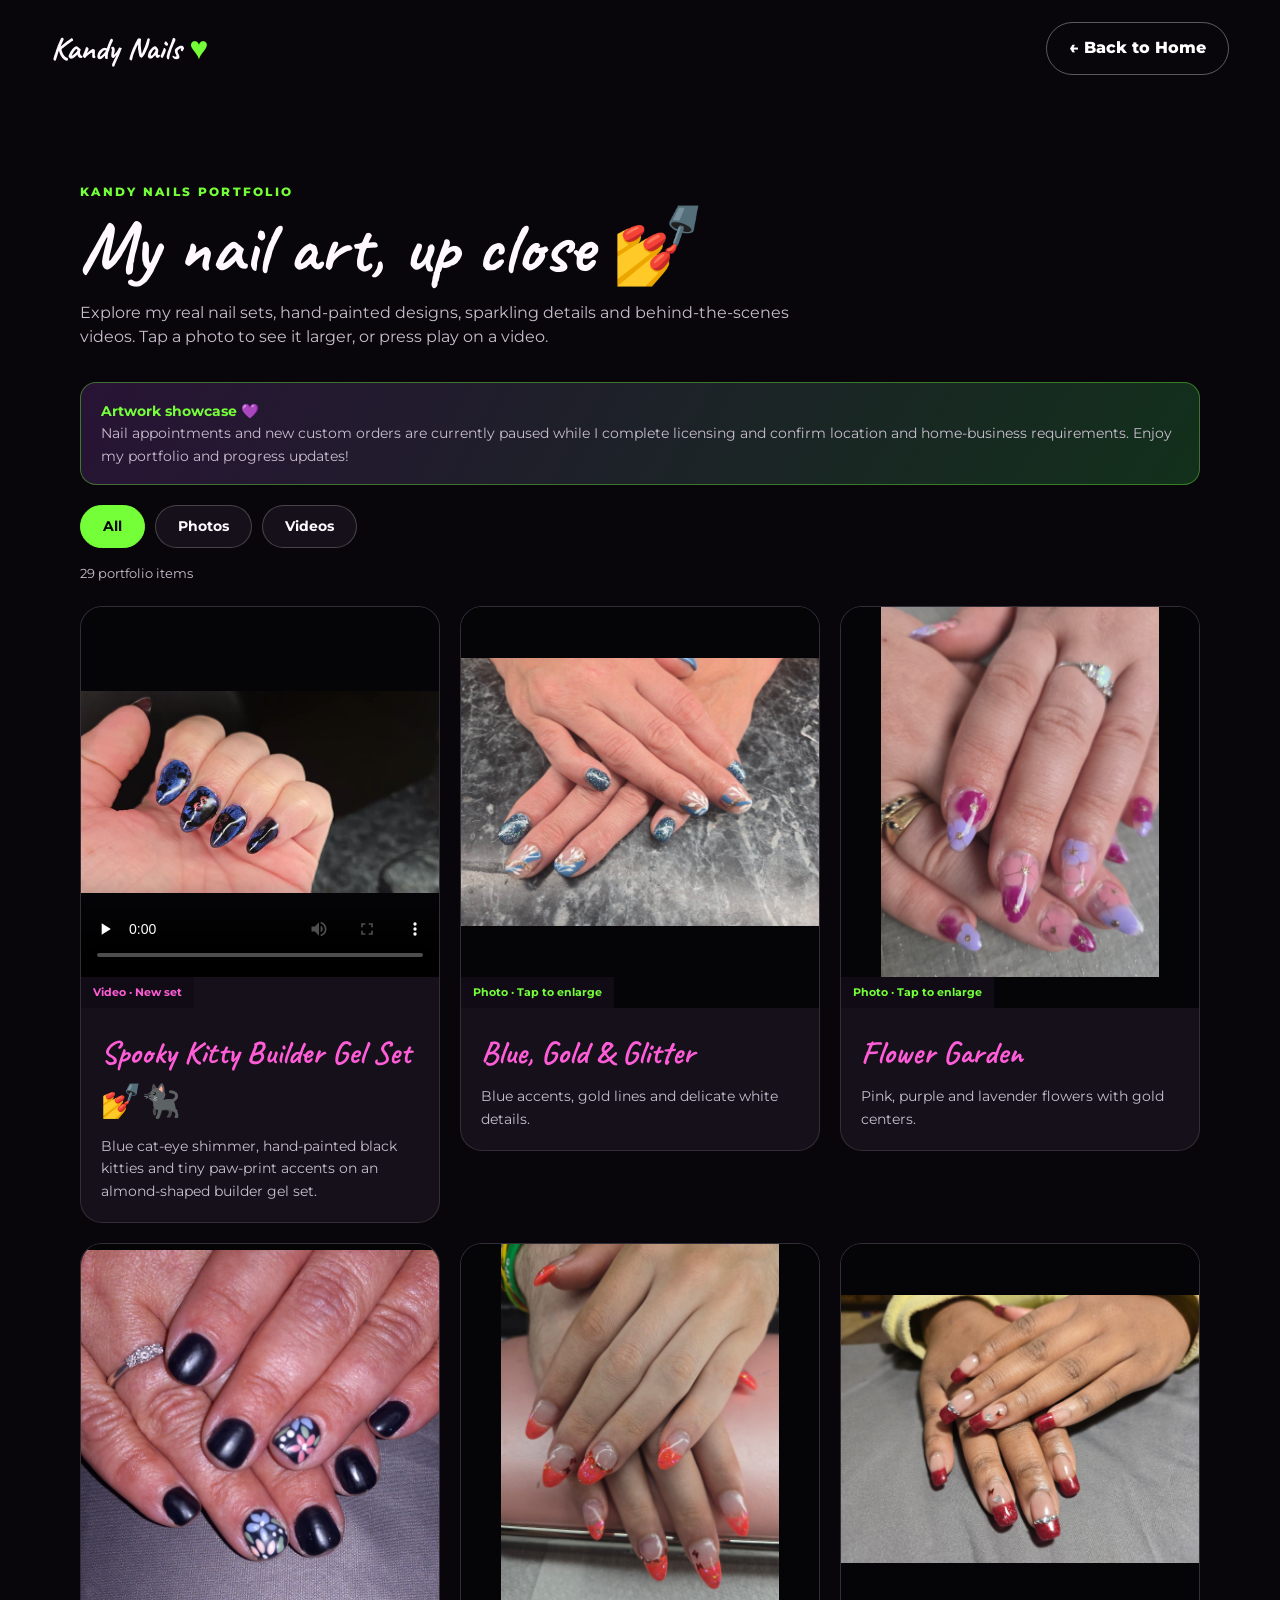
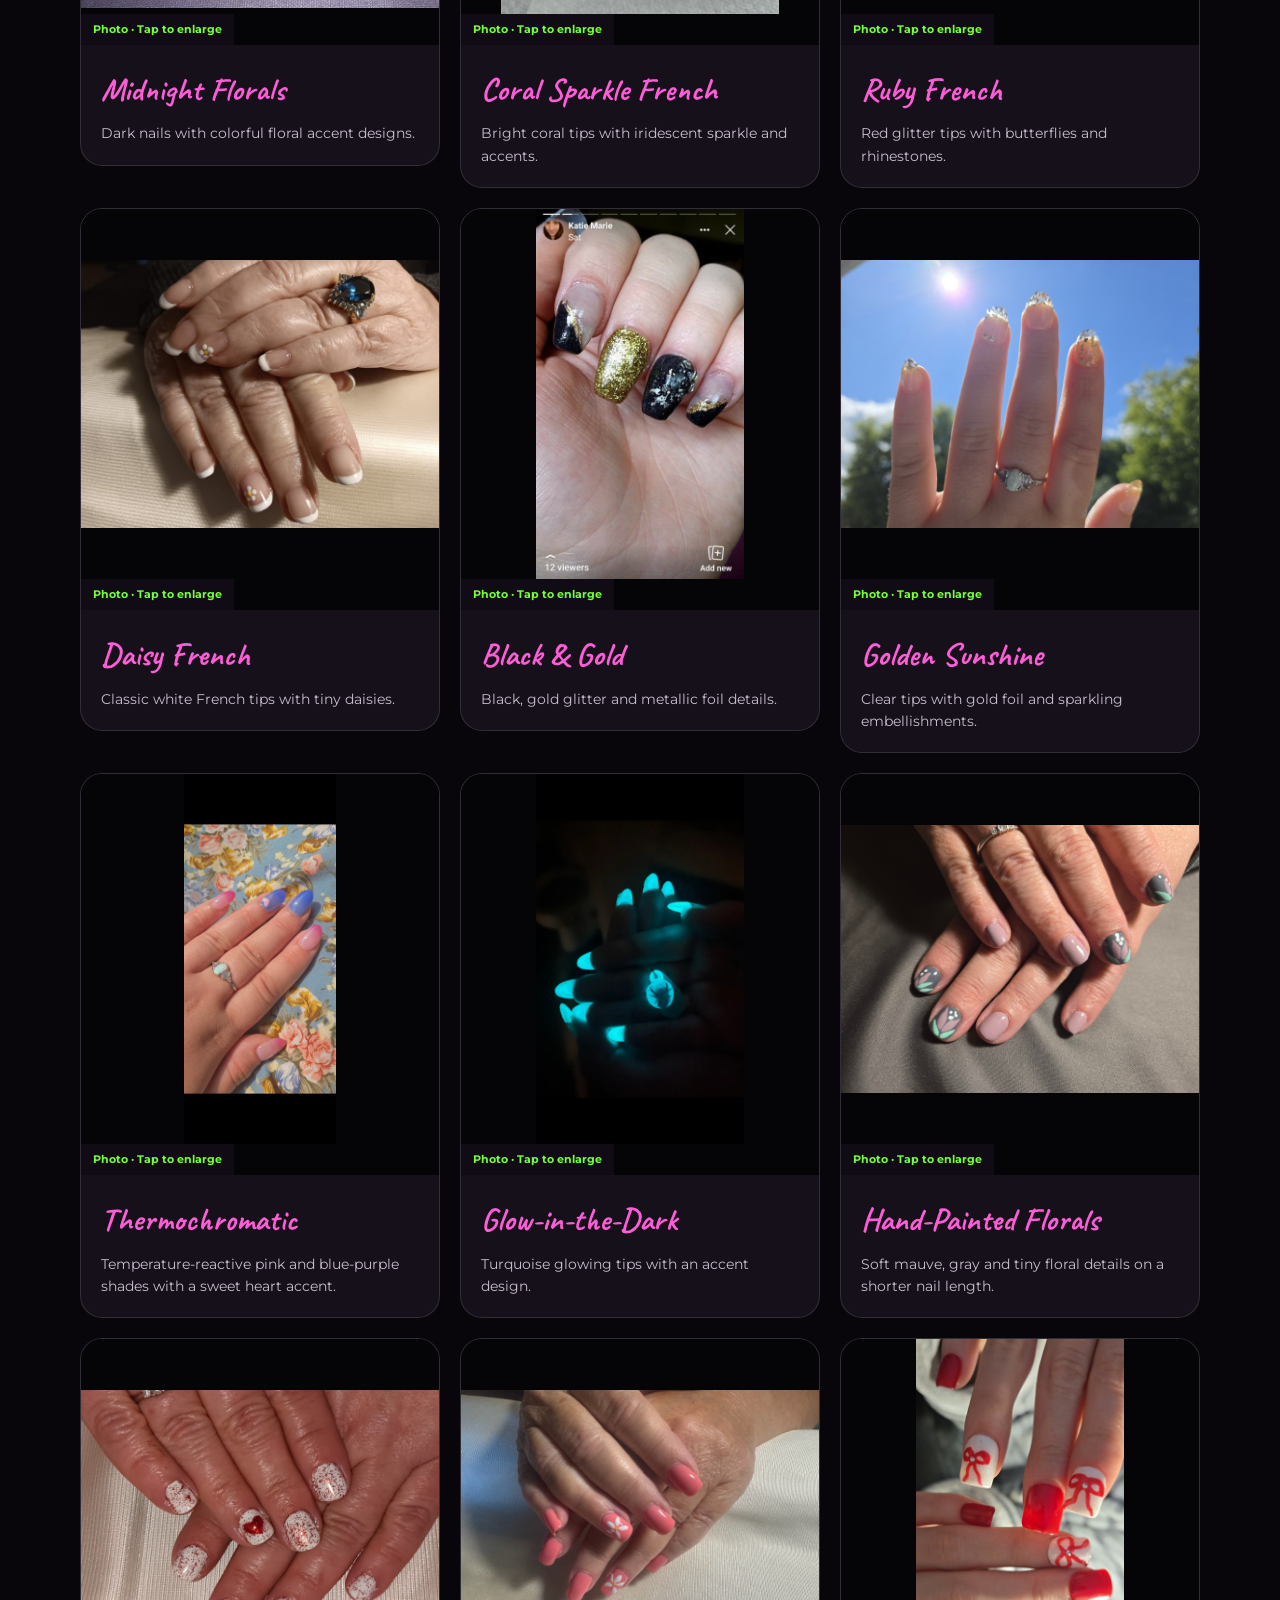
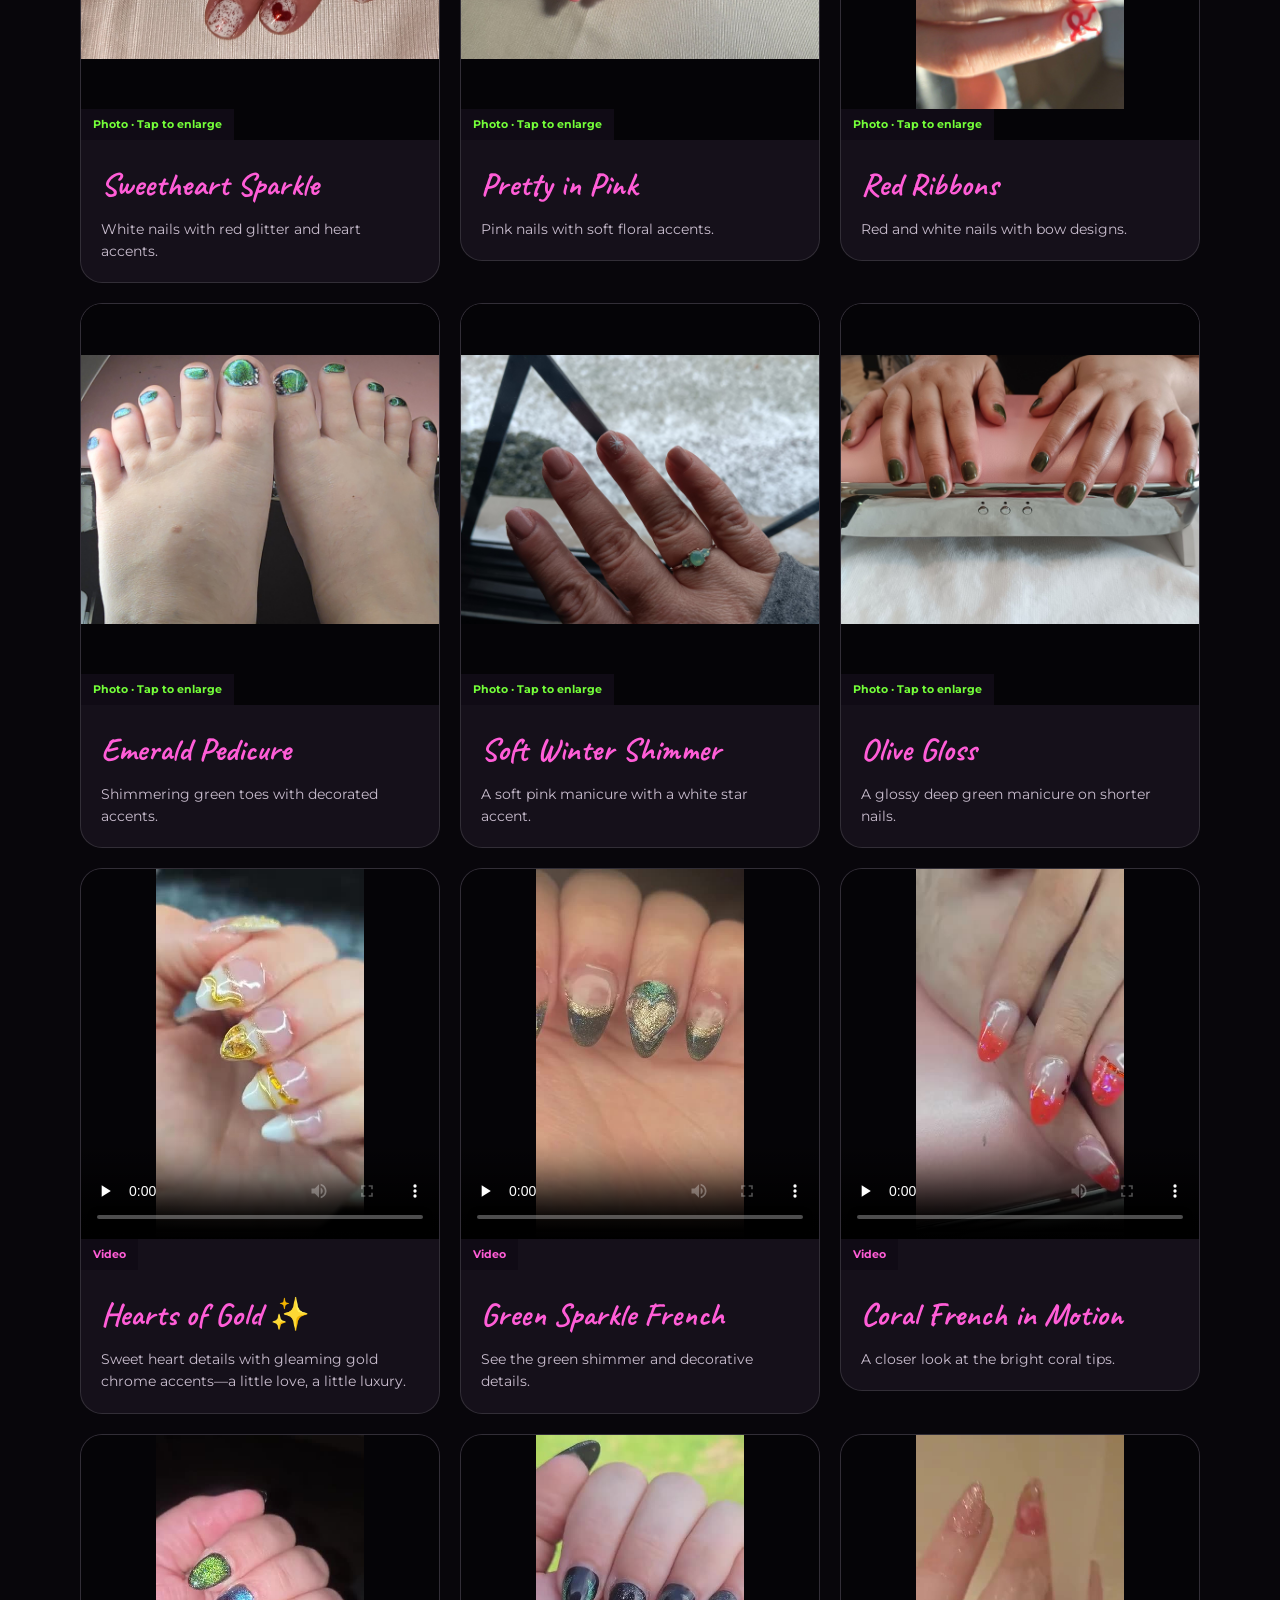
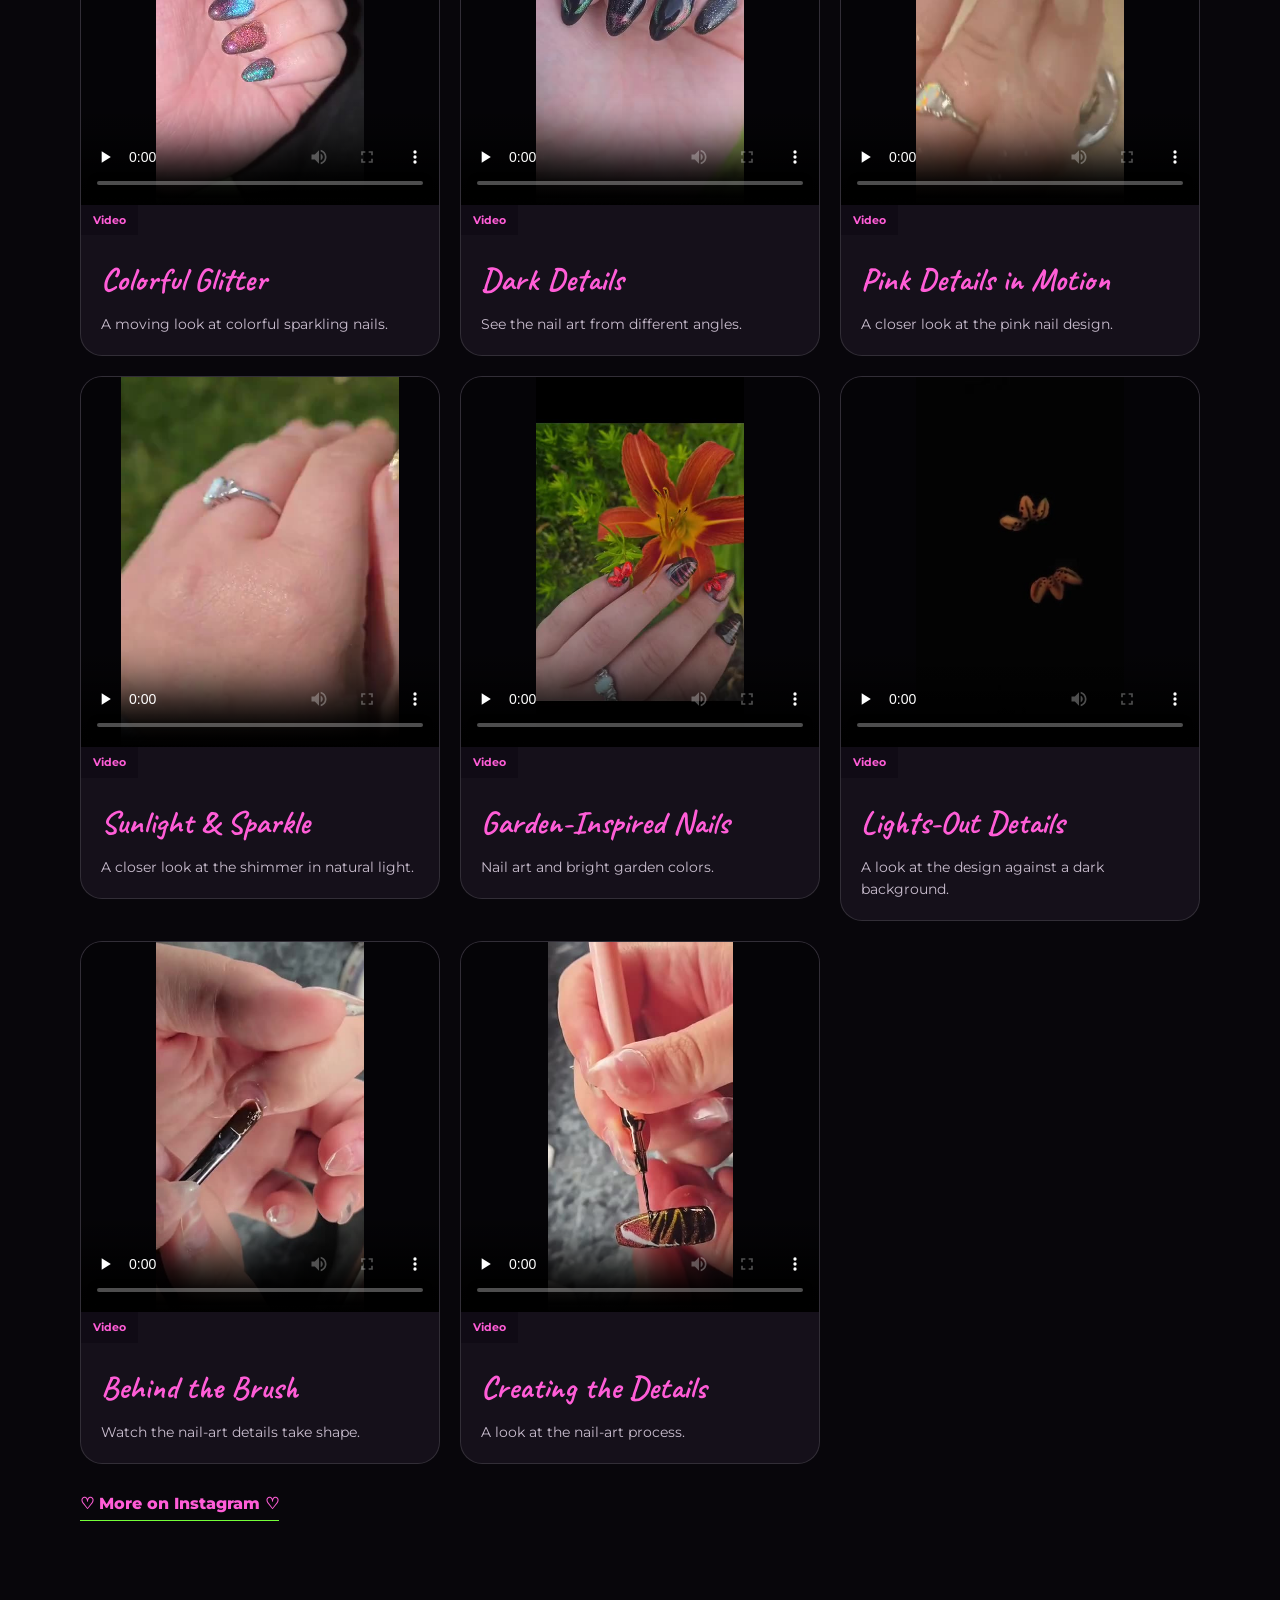
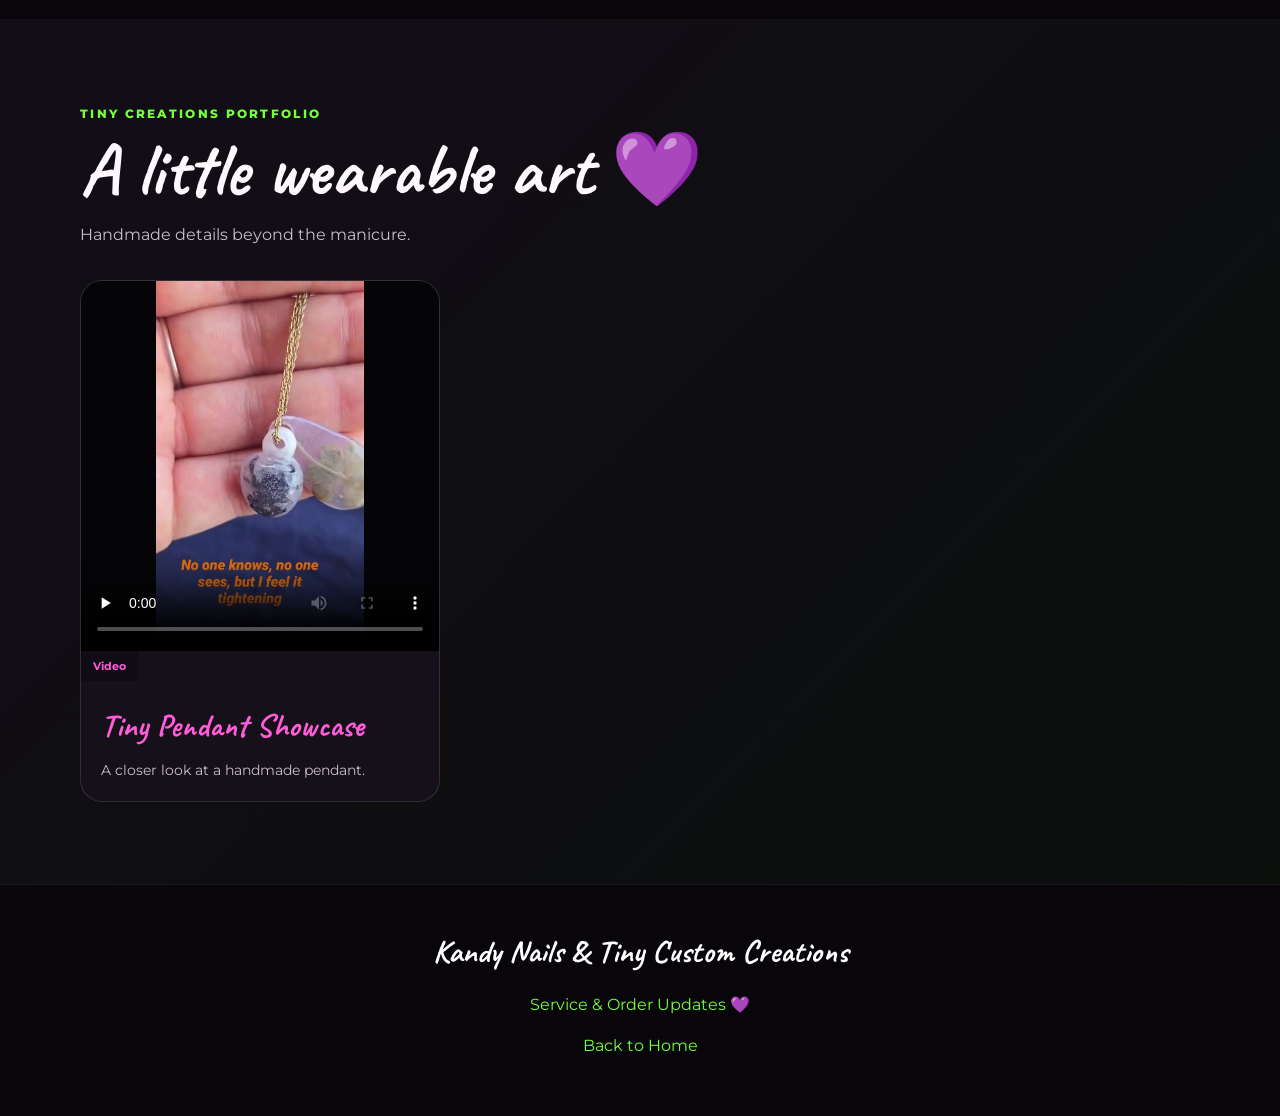
<file: portfolio.html>
<!doctype html>
<html lang="en">
<head>
<meta charset="utf-8">
<meta name="viewport" content="width=device-width,initial-scale=1">
<meta name="theme-color" content="#08060b">
<title>Portfolio | Kandy Nails & Tiny Custom Creations</title>
<style>
@import url('https://fonts.googleapis.com/css2?family=Caveat:wght@500;600;700&family=Montserrat:wght@400;500;600;700;800&display=swap');
:root{--bg:#08060b;--panel:#15101a;--purple:#c746ff;--green:#74ff39;--pink:#ff5dd7;--text:#fff9ff;--muted:#c9bdce}
.nail-portfolio{display:grid;grid-template-columns:repeat(3,minmax(0,1fr));gap:20px}.nail-portfolio figure{margin:0;background:var(--panel);border:1px solid #ffffff20;border-radius:22px;overflow:hidden}.nail-portfolio a{display:block}.nail-portfolio img{width:100%;height:370px;object-fit:contain;background:#050407}.nail-portfolio a:focus-visible{outline:3px solid var(--green);outline-offset:-3px}.nail-portfolio figcaption{padding:20px}.nail-portfolio h3{font-family:Caveat,cursive;font-size:2rem;margin:0;color:var(--pink)}.nail-portfolio p{font-size:.9rem;color:var(--muted);margin:8px 0 0}@media(max-width:850px){.nail-portfolio{grid-template-columns:1fr}.nail-portfolio img{height:auto;max-height:520px}}
*{box-sizing:border-box}html{scroll-behavior:smooth}body{margin:0;background:var(--bg);color:var(--text);font-family:Montserrat,sans-serif;line-height:1.55}a{color:inherit;text-decoration:none}img{max-width:100%;display:block}
.hero{min-height:88vh;background:radial-gradient(circle at 15% 15%,#6d14744d,transparent 34%),radial-gradient(circle at 85% 20%,#2d8c4145,transparent 30%),linear-gradient(135deg,#050407,#14091a 55%,#07110a);position:relative;overflow:hidden}.hero:after{content:"✦  ♡  ✧  ♡  ✦";position:absolute;bottom:4%;width:100%;text-align:center;font-size:3rem;letter-spacing:1rem;color:#ffffff18}
nav{width:min(1180px,92%);margin:auto;padding:22px 0;display:flex;align-items:center;justify-content:space-between;position:relative;z-index:3}.logo{font-family:Caveat,cursive;font-size:2rem;font-weight:700}.logo span{color:var(--green)}#navLinks{display:flex;gap:22px;font-size:.85rem;font-weight:700}#navLinks a:hover{color:var(--green)}#menuBtn{display:none;background:none;border:0;color:white;font-size:1.6rem}
.hero-inner{width:min(920px,90%);margin:13vh auto 0;text-align:center;position:relative;z-index:2}.kicker,.eyebrow,.heading span{font-size:.72rem;letter-spacing:.2em;font-weight:800;color:var(--green)}h1,h2{font-family:Caveat,cursive;line-height:1.02}h1{font-size:clamp(4.3rem,10vw,8rem);margin:.15em 0}.hero h1 em{font-style:normal;color:var(--pink)}.lead{max-width:720px;margin:0 auto 26px;color:var(--muted)}.actions{display:flex;gap:12px;justify-content:center;flex-wrap:wrap}.btn{border:0;display:inline-block;background:linear-gradient(90deg,var(--purple),var(--pink),var(--green));color:#08060b;font-weight:800;padding:13px 22px;border-radius:999px;cursor:pointer}.ghost{background:transparent;color:white;border:1px solid #ffffff55}
.wrap{width:min(1120px,92%);margin:auto;padding:82px 0}.heading{max-width:760px;margin-bottom:32px}.heading h2,.feature h2,.wearable h2{font-size:clamp(3rem,6vw,4.6rem);margin:.08em 0}.heading p,.feature p,.wearable p{color:var(--muted)}.master-collage{width:100%;border-radius:25px;border:1px solid #ffffff20;box-shadow:0 0 50px #8c28b62b}.gallery{display:grid;grid-template-columns:repeat(5,1fr);gap:13px;margin-top:20px}.tile{background:var(--panel);border:1px solid #ffffff17;border-radius:17px;overflow:hidden}.tile img{aspect-ratio:1/1;object-fit:cover}.tile b{display:block;padding:13px;font-size:.8rem}.tile:hover{outline:1px solid var(--green);transform:translateY(-2px)}
.band,.effects,.wearable{background:linear-gradient(135deg,#120d17,#0c100d)}.split{width:min(1120px,92%);margin:auto;padding:82px 0;display:grid;grid-template-columns:1fr 1fr;gap:48px;align-items:center}.split>img,.feature>img{border-radius:25px;box-shadow:0 0 40px #b830d028}.mini-prices{margin:25px 0}.mini-prices p{display:flex;justify-content:space-between;border-bottom:1px solid #ffffff16;padding:9px 0;margin:0}.mini-prices strong{color:var(--green)}small{color:#9f92a6}.feature{display:grid;grid-template-columns:1fr 1fr;gap:48px;align-items:center}.feature.reverse img{order:2}.feature p{font-size:1.05rem}.effect-cards{display:grid;grid-template-columns:repeat(4,1fr);gap:15px}.effect-cards article,.price-cards article{background:#18121e;border:1px solid #ffffff16;border-radius:22px;padding:24px}.effect-cards i{font-style:normal;font-size:2rem}.effect-cards h3{margin:.5em 0}.effect-cards p,.price-cards p{color:var(--muted);font-size:.9rem}
.price-cards{display:grid;grid-template-columns:repeat(3,1fr);gap:16px}.price-cards h3{font-family:Caveat,cursive;font-size:2.1rem;margin:0 0 12px}.price-cards p{display:flex;justify-content:space-between;border-bottom:1px solid #ffffff12;padding:9px 0}.price-cards .featured{background:linear-gradient(145deg,#291232,#122217);border-color:#9dff6550}.big{font-size:3.4rem;font-weight:800;color:var(--pink);margin:18px 0}.big span{color:var(--green)}.price-cards .featured p,.price-cards .muted{display:block;border:0}.center{text-align:center;max-width:780px}.order form{display:grid;grid-template-columns:1fr 1fr;gap:16px;background:#151019;border:1px solid #ffffff17;padding:25px;border-radius:24px}.order label{display:grid;gap:7px;font-size:.78rem;font-weight:700}.order label:nth-child(2){grid-column:span 2}.order input,.order textarea,.order select{width:100%;border:1px solid #ffffff24;background:#08060b;color:white;border-radius:12px;padding:13px;font:inherit}.order textarea{min-height:120px;resize:vertical}.order button{justify-self:start}.demo{color:var(--green);font-size:.85rem}
footer{text-align:center;padding:42px 20px;border-top:1px solid #ffffff13;color:var(--muted)}footer strong{font-family:Caveat,cursive;font-size:2rem;color:white}
@media(max-width:850px){#menuBtn{display:block}#navLinks{display:none;position:absolute;top:68px;left:0;right:0;flex-direction:column;background:#17111d;padding:18px;border-radius:18px}#navLinks.show{display:flex}.gallery{grid-template-columns:repeat(2,1fr)}.split,.feature{grid-template-columns:1fr}.feature.reverse img{order:0}.effect-cards{grid-template-columns:repeat(2,1fr)}.price-cards{grid-template-columns:1fr}.order form{grid-template-columns:1fr}.order label:nth-child(2){grid-column:auto}}
@media(max-width:520px){.gallery,.effect-cards{grid-template-columns:1fr}.wrap,.split{padding:58px 0}.hero-inner{margin-top:9vh}}

.brand-finale{background:radial-gradient(circle at 50% 50%,#5b126238,transparent 60%),#08060b}
.brand-finale .wrap{padding-top:30px;padding-bottom:30px}
.brand-finale img{width:min(850px,100%);margin:auto;border-radius:28px;box-shadow:0 0 55px #b62fce35;border:1px solid #ffffff18}
footer a{color:var(--green)}

.tiktok-link{display:inline-block;color:var(--pink);font-weight:800;border-bottom:1px solid var(--green);padding-bottom:3px}
.tiktok-link:hover,footer .social a:hover{color:var(--green)}
footer .social{margin-top:6px}

.policies{background:linear-gradient(135deg,#110c16,#0a120c)}
.policy-box{background:#18121e;border:1px solid #ffffff18;border-radius:26px;padding:28px;box-shadow:0 0 40px #8c28b61c}
.policy-box p{color:var(--muted);padding:12px 0;margin:0;border-bottom:1px solid #ffffff10}
.policy-box p:last-child{border-bottom:0}
.policy-box b{color:var(--text)}
.policy-highlight{margin-top:12px!important;padding:17px!important;border:1px solid #74ff3940!important;background:#74ff390c;border-radius:16px;color:var(--text)!important;font-weight:600}
.shipping{background:#0b080e}.shipping-grid{display:grid;grid-template-columns:repeat(2,1fr);gap:16px}.shipping-grid article{background:#18121e;border:1px solid #ffffff18;border-radius:22px;padding:24px}.shipping-grid h3{font-family:Caveat,cursive;font-size:2rem;margin:0 0 10px}.shipping-grid p{color:var(--muted);margin:0}.shipping-note{margin-top:16px;padding:20px;border-radius:18px;background:#74ff390b;border:1px solid #74ff3935;color:var(--muted)}.shipping-note b{color:var(--text)}@media(max-width:700px){.shipping-grid{grid-template-columns:1fr}}


#navLinks{flex-wrap:wrap;justify-content:flex-end;gap:12px 17px;max-width:820px}
.nail-portfolio{align-items:start}.nail-portfolio figure[hidden]{display:none}
.photo-open{display:block;position:relative;border:0;padding:0;width:100%;background:#050407;color:white;cursor:zoom-in;font:inherit;text-align:left}
.photo-open img,.video-frame video{display:block;width:100%;height:370px;object-fit:contain;background:#050407}
.photo-open:focus-visible,.portfolio-filters button:focus-visible,#close-photo:focus-visible{outline:3px solid var(--green);outline-offset:3px}
.media-badge{display:inline-block;padding:7px 12px;font-size:.68rem;font-weight:700;color:var(--green);background:#100b15}.video-frame .media-badge{color:var(--pink)}
.portfolio-filters{display:flex;gap:10px;flex-wrap:wrap}.portfolio-filters button{font:inherit;font-size:.85rem;font-weight:700;cursor:pointer;color:var(--text);background:var(--panel);border:1px solid #ffffff35;padding:10px 22px;border-radius:999px}.portfolio-filters button.active{background:var(--green);color:#08060b;border-color:var(--green)}.portfolio-count{color:var(--muted);font-size:.8rem;margin:16px 0 22px}
#photo-dialog{width:min(1000px,94vw);max-height:95vh;padding:16px;background:#100b15;color:var(--text);border:1px solid #c746ff70;border-radius:18px}#photo-dialog::backdrop{background:#000d}#large-photo{max-height:75vh;margin:auto;object-fit:contain}#close-photo{display:block;margin:0 0 12px auto;padding:9px 18px;border:0;border-radius:30px;background:var(--green);color:#08060b;font-weight:800;cursor:pointer}#photo-caption{text-align:center}
@media(max-width:850px){.photo-open img,.video-frame video{height:390px}#navLinks{max-width:none;align-items:flex-start}}
@media(max-width:420px){.photo-open img,.video-frame video{height:330px}}
.portfolio-status{margin:20px 0;padding:17px 20px;border:1px solid #74ff3960;border-radius:16px;background:linear-gradient(120deg,#281335,#12301b);color:var(--muted);font-size:.9rem}.portfolio-status strong{color:var(--green)}
</style>
</head>
<body><nav><a class="logo" href="index.html">Kandy Nails <span>♥</span></a><a class="btn ghost" href="index.html">← Back to Home</a></nav><main><section id="nail-gallery" class="wrap">
<div class="heading"><span>KANDY NAILS PORTFOLIO</span><h2>My nail art, up close 💅</h2><p>Explore my real nail sets, hand-painted designs, sparkling details and behind-the-scenes videos. Tap a photo to see it larger, or press play on a video.</p></div>
<p class="portfolio-status"><strong>Artwork showcase 💜</strong><br>Nail appointments and new custom orders are currently paused while I complete licensing and confirm location and home-business requirements. Enjoy my portfolio and progress updates!</p>
<div class="portfolio-filters" role="group" aria-label="Filter nail portfolio"><button type="button" class="active" data-filter="all" aria-pressed="true">All</button><button type="button" data-filter="photo" aria-pressed="false">Photos</button><button type="button" data-filter="video" aria-pressed="false">Videos</button></div>
<p id="portfolio-count" class="portfolio-count" aria-live="polite"></p>
<div class="nail-portfolio" id="portfolio-grid"><figure data-kind="video" id="spooky-kitty-set"><div class="video-frame"><video controls playsinline preload="none" poster="portfolio-spooky-kitty.jpg" aria-label="Spooky Kitty Builder Gel Set"><source src="portfolio-spooky-kitty.mp4" type="video/mp4">Your browser cannot play this video. <a href="portfolio-spooky-kitty.mp4">Open Spooky Kitty Builder Gel Set video</a></video><span class="media-badge">Video · New set</span></div><figcaption><h3>Spooky Kitty Builder Gel Set 💅🐈‍⬛</h3><p>Blue cat-eye shimmer, hand-painted black kitties and tiny paw-print accents on an almond-shaped builder gel set.</p></figcaption></figure><figure data-kind="photo"><button class="photo-open" type="button" data-photo="portfolio-1000017648.jpg" data-title="Blue, Gold &amp; Glitter" aria-label="Enlarge Blue, Gold &amp; Glitter"><img src="portfolio-1000017648.jpg" alt="Blue accents, gold lines and delicate white details." loading="lazy" decoding="async" width="720" height="720"><span class="media-badge">Photo · Tap to enlarge</span></button><figcaption><h3>Blue, Gold &amp; Glitter</h3><p>Blue accents, gold lines and delicate white details.</p></figcaption></figure><figure data-kind="photo"><button class="photo-open" type="button" data-photo="portfolio-1000014771.jpg" data-title="Flower Garden" aria-label="Enlarge Flower Garden"><img src="portfolio-1000014771.jpg" alt="Pink, purple and lavender flowers with gold centers." loading="lazy" decoding="async" width="720" height="720"><span class="media-badge">Photo · Tap to enlarge</span></button><figcaption><h3>Flower Garden</h3><p>Pink, purple and lavender flowers with gold centers.</p></figcaption></figure><figure data-kind="photo"><button class="photo-open" type="button" data-photo="portfolio-1000017656.jpg" data-title="Midnight Florals" aria-label="Enlarge Midnight Florals"><img src="portfolio-1000017656.jpg" alt="Dark nails with colorful floral accent designs." loading="lazy" decoding="async" width="720" height="720"><span class="media-badge">Photo · Tap to enlarge</span></button><figcaption><h3>Midnight Florals</h3><p>Dark nails with colorful floral accent designs.</p></figcaption></figure><figure data-kind="photo"><button class="photo-open" type="button" data-photo="portfolio-1000017652.jpg" data-title="Coral Sparkle French" aria-label="Enlarge Coral Sparkle French"><img src="portfolio-1000017652.jpg" alt="Bright coral tips with iridescent sparkle and accents." loading="lazy" decoding="async" width="720" height="720"><span class="media-badge">Photo · Tap to enlarge</span></button><figcaption><h3>Coral Sparkle French</h3><p>Bright coral tips with iridescent sparkle and accents.</p></figcaption></figure><figure data-kind="photo"><button class="photo-open" type="button" data-photo="portfolio-1000010109.jpg" data-title="Ruby French" aria-label="Enlarge Ruby French"><img src="portfolio-1000010109.jpg" alt="Red glitter tips with butterflies and rhinestones." loading="lazy" decoding="async" width="720" height="720"><span class="media-badge">Photo · Tap to enlarge</span></button><figcaption><h3>Ruby French</h3><p>Red glitter tips with butterflies and rhinestones.</p></figcaption></figure><figure data-kind="photo"><button class="photo-open" type="button" data-photo="portfolio-1000008966.jpg" data-title="Daisy French" aria-label="Enlarge Daisy French"><img src="portfolio-1000008966.jpg" alt="Classic white French tips with tiny daisies." loading="lazy" decoding="async" width="720" height="720"><span class="media-badge">Photo · Tap to enlarge</span></button><figcaption><h3>Daisy French</h3><p>Classic white French tips with tiny daisies.</p></figcaption></figure><figure data-kind="photo"><button class="photo-open" type="button" data-photo="portfolio-1000005637.jpg" data-title="Black &amp; Gold" aria-label="Enlarge Black &amp; Gold"><img src="portfolio-1000005637.jpg" alt="Black, gold glitter and metallic foil details." loading="lazy" decoding="async" width="720" height="720"><span class="media-badge">Photo · Tap to enlarge</span></button><figcaption><h3>Black &amp; Gold</h3><p>Black, gold glitter and metallic foil details.</p></figcaption></figure><figure data-kind="photo"><button class="photo-open" type="button" data-photo="portfolio-1000010207.jpg" data-title="Golden Sunshine" aria-label="Enlarge Golden Sunshine"><img src="portfolio-1000010207.jpg" alt="Clear tips with gold foil and sparkling embellishments." loading="lazy" decoding="async" width="720" height="720"><span class="media-badge">Photo · Tap to enlarge</span></button><figcaption><h3>Golden Sunshine</h3><p>Clear tips with gold foil and sparkling embellishments.</p></figcaption></figure><figure data-kind="photo"><button class="photo-open" type="button" data-photo="portfolio-earlier-0.jpg" data-title="Thermochromatic" aria-label="Enlarge Thermochromatic"><img src="portfolio-earlier-0.jpg" alt="Temperature-reactive pink and blue-purple shades with a sweet heart accent." loading="lazy" decoding="async" width="720" height="720"><span class="media-badge">Photo · Tap to enlarge</span></button><figcaption><h3>Thermochromatic</h3><p>Temperature-reactive pink and blue-purple shades with a sweet heart accent.</p></figcaption></figure><figure data-kind="photo"><button class="photo-open" type="button" data-photo="portfolio-1000014545.jpg" data-title="Glow-in-the-Dark" aria-label="Enlarge Glow-in-the-Dark"><img src="portfolio-1000014545.jpg" alt="Turquoise glowing tips with an accent design." loading="lazy" decoding="async" width="720" height="720"><span class="media-badge">Photo · Tap to enlarge</span></button><figcaption><h3>Glow-in-the-Dark</h3><p>Turquoise glowing tips with an accent design.</p></figcaption></figure><figure data-kind="photo"><button class="photo-open" type="button" data-photo="portfolio-earlier-2.jpg" data-title="Hand-Painted Florals" aria-label="Enlarge Hand-Painted Florals"><img src="portfolio-earlier-2.jpg" alt="Soft mauve, gray and tiny floral details on a shorter nail length." loading="lazy" decoding="async" width="720" height="720"><span class="media-badge">Photo · Tap to enlarge</span></button><figcaption><h3>Hand-Painted Florals</h3><p>Soft mauve, gray and tiny floral details on a shorter nail length.</p></figcaption></figure><figure data-kind="photo"><button class="photo-open" type="button" data-photo="portfolio-1000008977.jpg" data-title="Sweetheart Sparkle" aria-label="Enlarge Sweetheart Sparkle"><img src="portfolio-1000008977.jpg" alt="White nails with red glitter and heart accents." loading="lazy" decoding="async" width="720" height="720"><span class="media-badge">Photo · Tap to enlarge</span></button><figcaption><h3>Sweetheart Sparkle</h3><p>White nails with red glitter and heart accents.</p></figcaption></figure><figure data-kind="photo"><button class="photo-open" type="button" data-photo="portfolio-1000009065.jpg" data-title="Pretty in Pink" aria-label="Enlarge Pretty in Pink"><img src="portfolio-1000009065.jpg" alt="Pink nails with soft floral accents." loading="lazy" decoding="async" width="720" height="720"><span class="media-badge">Photo · Tap to enlarge</span></button><figcaption><h3>Pretty in Pink</h3><p>Pink nails with soft floral accents.</p></figcaption></figure><figure data-kind="photo"><button class="photo-open" type="button" data-photo="portfolio-1000012029.jpg" data-title="Red Ribbons" aria-label="Enlarge Red Ribbons"><img src="portfolio-1000012029.jpg" alt="Red and white nails with bow designs." loading="lazy" decoding="async" width="720" height="720"><span class="media-badge">Photo · Tap to enlarge</span></button><figcaption><h3>Red Ribbons</h3><p>Red and white nails with bow designs.</p></figcaption></figure><figure data-kind="photo"><button class="photo-open" type="button" data-photo="portfolio-1000016396.jpg" data-title="Emerald Pedicure" aria-label="Enlarge Emerald Pedicure"><img src="portfolio-1000016396.jpg" alt="Shimmering green toes with decorated accents." loading="lazy" decoding="async" width="720" height="720"><span class="media-badge">Photo · Tap to enlarge</span></button><figcaption><h3>Emerald Pedicure</h3><p>Shimmering green toes with decorated accents.</p></figcaption></figure><figure data-kind="photo"><button class="photo-open" type="button" data-photo="portfolio-1000008091.jpg" data-title="Soft Winter Shimmer" aria-label="Enlarge Soft Winter Shimmer"><img src="portfolio-1000008091.jpg" alt="A soft pink manicure with a white star accent." loading="lazy" decoding="async" width="720" height="720"><span class="media-badge">Photo · Tap to enlarge</span></button><figcaption><h3>Soft Winter Shimmer</h3><p>A soft pink manicure with a white star accent.</p></figcaption></figure><figure data-kind="photo"><button class="photo-open" type="button" data-photo="portfolio-1000007837.jpg" data-title="Olive Gloss" aria-label="Enlarge Olive Gloss"><img src="portfolio-1000007837.jpg" alt="A glossy deep green manicure on shorter nails." loading="lazy" decoding="async" width="720" height="720"><span class="media-badge">Photo · Tap to enlarge</span></button><figcaption><h3>Olive Gloss</h3><p>A glossy deep green manicure on shorter nails.</p></figcaption></figure><figure data-kind="video"><div class="video-frame"><video controls playsinline preload="none" poster="portfolio-1000017654.jpg" aria-label="Hearts of Gold ✨"><source src="portfolio-1000017654.mp4" type="video/mp4">Your browser cannot play this video. <a href="portfolio-1000017654.mp4">Open video</a></video><span class="media-badge">Video</span></div><figcaption><h3>Hearts of Gold ✨</h3><p>Sweet heart details with gleaming gold chrome accents—a little love, a little luxury.</p></figcaption></figure><figure data-kind="video"><div class="video-frame"><video controls playsinline preload="none" poster="portfolio-1000017646.jpg" aria-label="Green Sparkle French"><source src="portfolio-1000017646.mp4" type="video/mp4">Your browser cannot play this video. <a href="portfolio-1000017646.mp4">Open video</a></video><span class="media-badge">Video</span></div><figcaption><h3>Green Sparkle French</h3><p>See the green shimmer and decorative details.</p></figcaption></figure><figure data-kind="video"><div class="video-frame"><video controls playsinline preload="none" poster="portfolio-1000017653.jpg" aria-label="Coral French in Motion"><source src="portfolio-1000017653.mp4" type="video/mp4">Your browser cannot play this video. <a href="portfolio-1000017653.mp4">Open video</a></video><span class="media-badge">Video</span></div><figcaption><h3>Coral French in Motion</h3><p>A closer look at the bright coral tips.</p></figcaption></figure><figure data-kind="video"><div class="video-frame"><video controls playsinline preload="none" poster="portfolio-1000017644.jpg" aria-label="Colorful Glitter"><source src="portfolio-1000017644.mp4" type="video/mp4">Your browser cannot play this video. <a href="portfolio-1000017644.mp4">Open video</a></video><span class="media-badge">Video</span></div><figcaption><h3>Colorful Glitter</h3><p>A moving look at colorful sparkling nails.</p></figcaption></figure><figure data-kind="video"><div class="video-frame"><video controls playsinline preload="none" poster="portfolio-1000017642.jpg" aria-label="Dark Details"><source src="portfolio-1000017642.mp4" type="video/mp4">Your browser cannot play this video. <a href="portfolio-1000017642.mp4">Open video</a></video><span class="media-badge">Video</span></div><figcaption><h3>Dark Details</h3><p>See the nail art from different angles.</p></figcaption></figure><figure data-kind="video"><div class="video-frame"><video controls playsinline preload="none" poster="portfolio-1000017645.jpg" aria-label="Pink Details in Motion"><source src="portfolio-1000017645.mp4" type="video/mp4">Your browser cannot play this video. <a href="portfolio-1000017645.mp4">Open video</a></video><span class="media-badge">Video</span></div><figcaption><h3>Pink Details in Motion</h3><p>A closer look at the pink nail design.</p></figcaption></figure><figure data-kind="video"><div class="video-frame"><video controls playsinline preload="none" poster="portfolio-1000011974.jpg" aria-label="Sunlight &amp; Sparkle"><source src="portfolio-1000011974.mp4" type="video/mp4">Your browser cannot play this video. <a href="portfolio-1000011974.mp4">Open video</a></video><span class="media-badge">Video</span></div><figcaption><h3>Sunlight &amp; Sparkle</h3><p>A closer look at the shimmer in natural light.</p></figcaption></figure><figure data-kind="video"><div class="video-frame"><video controls playsinline preload="none" poster="portfolio-1000017649.jpg" aria-label="Garden-Inspired Nails"><source src="portfolio-1000017649.mp4" type="video/mp4">Your browser cannot play this video. <a href="portfolio-1000017649.mp4">Open video</a></video><span class="media-badge">Video</span></div><figcaption><h3>Garden-Inspired Nails</h3><p>Nail art and bright garden colors.</p></figcaption></figure><figure data-kind="video"><div class="video-frame"><video controls playsinline preload="none" poster="portfolio-1000017647.jpg" aria-label="Lights-Out Details"><source src="portfolio-1000017647.mp4" type="video/mp4">Your browser cannot play this video. <a href="portfolio-1000017647.mp4">Open video</a></video><span class="media-badge">Video</span></div><figcaption><h3>Lights-Out Details</h3><p>A look at the design against a dark background.</p></figcaption></figure><figure data-kind="video"><div class="video-frame"><video controls playsinline preload="none" poster="portfolio-1000017643.jpg" aria-label="Behind the Brush"><source src="portfolio-1000017643.mp4" type="video/mp4">Your browser cannot play this video. <a href="portfolio-1000017643.mp4">Open video</a></video><span class="media-badge">Video</span></div><figcaption><h3>Behind the Brush</h3><p>Watch the nail-art details take shape.</p></figcaption></figure><figure data-kind="video"><div class="video-frame"><video controls playsinline preload="none" poster="portfolio-1000017651.jpg" aria-label="Creating the Details"><source src="portfolio-1000017651.mp4" type="video/mp4">Your browser cannot play this video. <a href="portfolio-1000017651.mp4">Open video</a></video><span class="media-badge">Video</span></div><figcaption><h3>Creating the Details</h3><p>A look at the nail-art process.</p></figcaption></figure></div>
<p style="margin-top:28px"><a class="tiktok-link" href="https://www.instagram.com/kandy_nails.katie.anderson/" target="_blank" rel="noopener noreferrer">♡ More on Instagram ♡</a></p>
</section>
<section class="band" id="creations-showcase"><div class="wrap"><div class="heading"><span>TINY CREATIONS PORTFOLIO</span><h2>A little wearable art 💜</h2><p>Handmade details beyond the manicure.</p></div><div class="nail-portfolio"><figure data-kind="video"><div class="video-frame"><video controls playsinline preload="none" poster="portfolio-1000014442.jpg" aria-label="Tiny Pendant Showcase"><source src="portfolio-1000014442.mp4" type="video/mp4">Your browser cannot play this video. <a href="portfolio-1000014442.mp4">Open video</a></video><span class="media-badge">Video</span></div><figcaption><h3>Tiny Pendant Showcase</h3><p>A closer look at a handmade pendant.</p></figcaption></figure></div></div></section>
<dialog id="photo-dialog" aria-label="Enlarged nail portfolio photo"><button type="button" id="close-photo" aria-label="Close photo">Close ×</button><img id="large-photo" alt=""><p id="photo-caption"></p></dialog></main><footer><strong>Kandy Nails &amp; Tiny Custom Creations</strong><p><a href="index.html#order">Service &amp; Order Updates 💜</a></p><p><a href="index.html">Back to Home</a></p></footer><script>const portfolioCards=[...document.querySelectorAll('#portfolio-grid figure')];
const portfolioCount=document.getElementById('portfolio-count');
function updatePortfolio(filter){let count=0;portfolioCards.forEach(card=>{const show=filter==='all'||card.dataset.kind===filter;card.hidden=!show;if(show)count++;else card.querySelector('video')?.pause();});portfolioCount.textContent=count+' '+(filter==='all'?'portfolio items':filter==='photo'?'photos':'videos');}
document.querySelectorAll('[data-filter]').forEach(button=>button.addEventListener('click',()=>{document.querySelectorAll('[data-filter]').forEach(b=>{const active=b===button;b.classList.toggle('active',active);b.setAttribute('aria-pressed',String(active));});updatePortfolio(button.dataset.filter);}));updatePortfolio('all');
const photoDialog=document.getElementById('photo-dialog');
document.querySelectorAll('[data-photo]').forEach(button=>button.addEventListener('click',()=>{document.getElementById('large-photo').src=button.dataset.photo;document.getElementById('large-photo').alt=button.querySelector('img').alt;document.getElementById('photo-caption').textContent=button.dataset.title;photoDialog.showModal();}));
document.getElementById('close-photo').addEventListener('click',()=>photoDialog.close());
photoDialog.addEventListener('click',e=>{if(e.target===photoDialog){const r=photoDialog.getBoundingClientRect();if(e.clientX<r.left||e.clientX>r.right||e.clientY<r.top||e.clientY>r.bottom)photoDialog.close();}});
document.querySelectorAll('video').forEach(video=>video.addEventListener('play',()=>document.querySelectorAll('video').forEach(other=>{if(other!==video)other.pause();})));
</script></body></html>
</file>
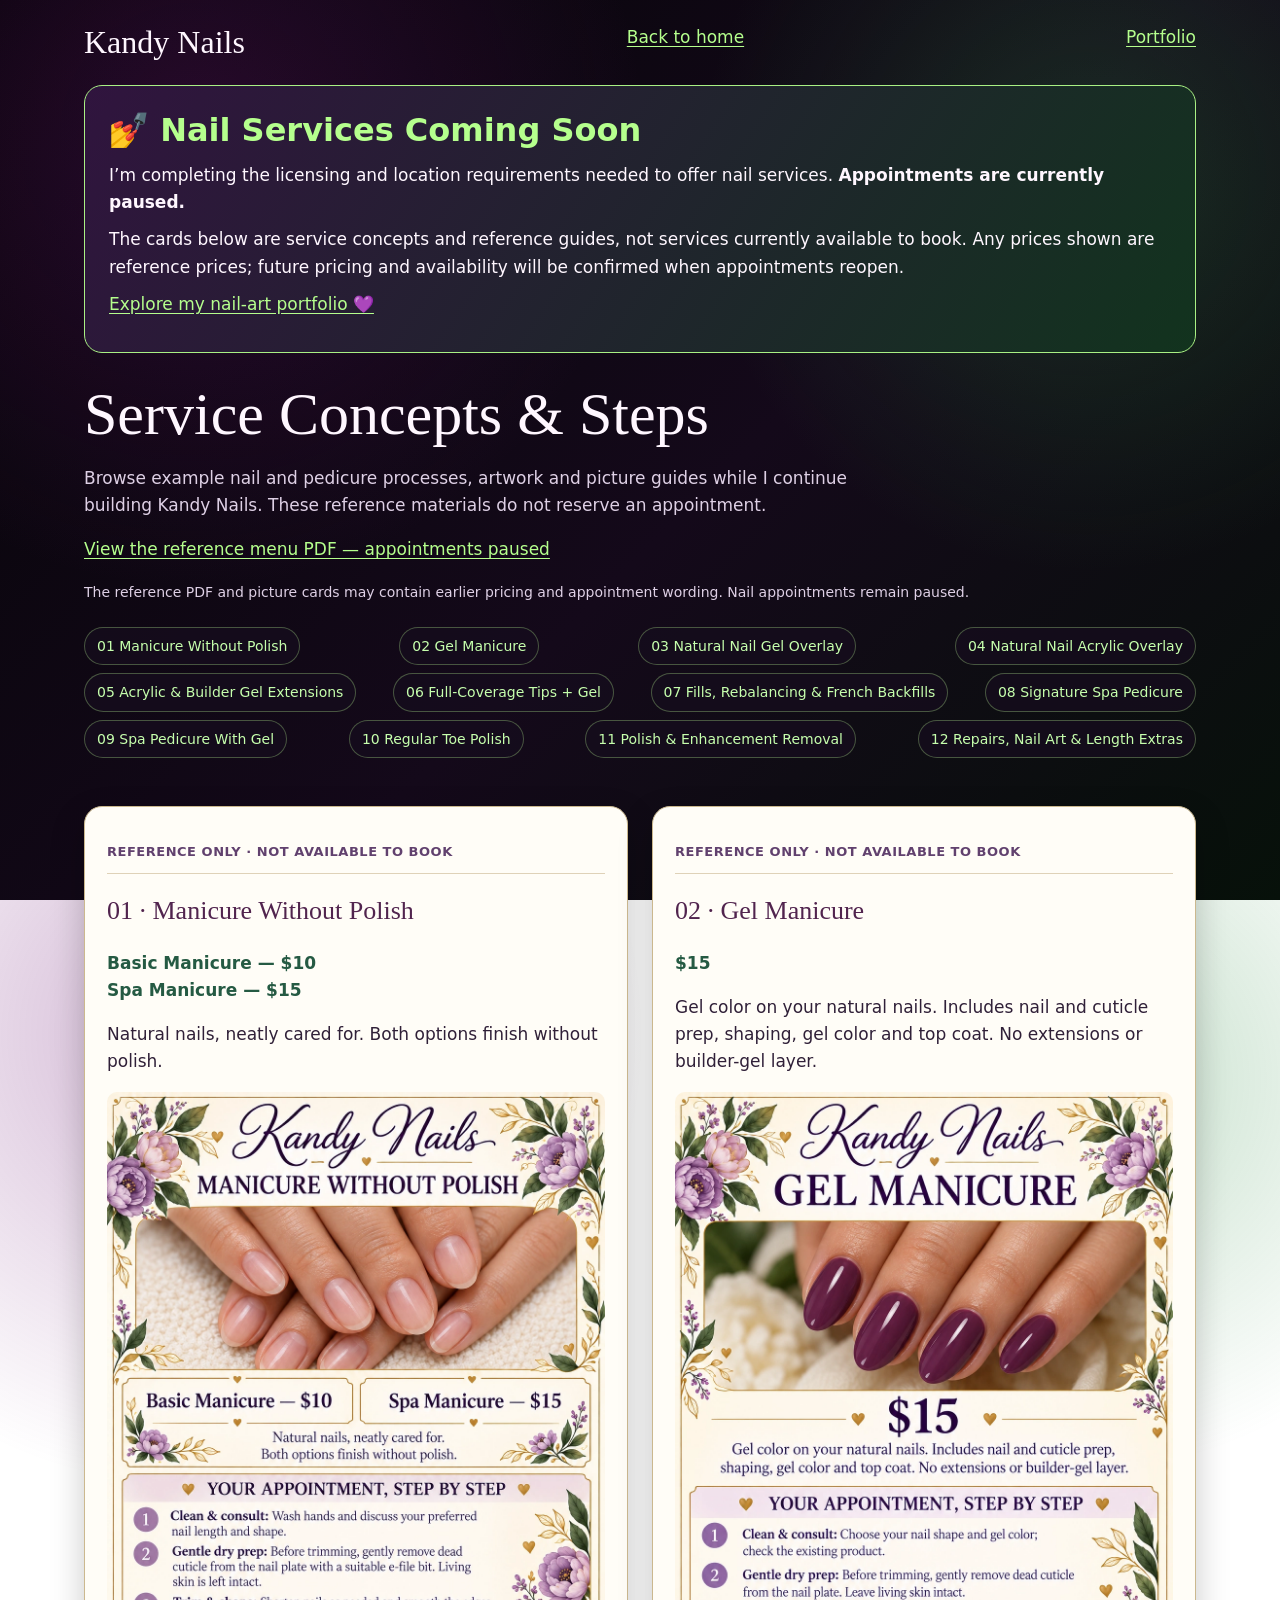
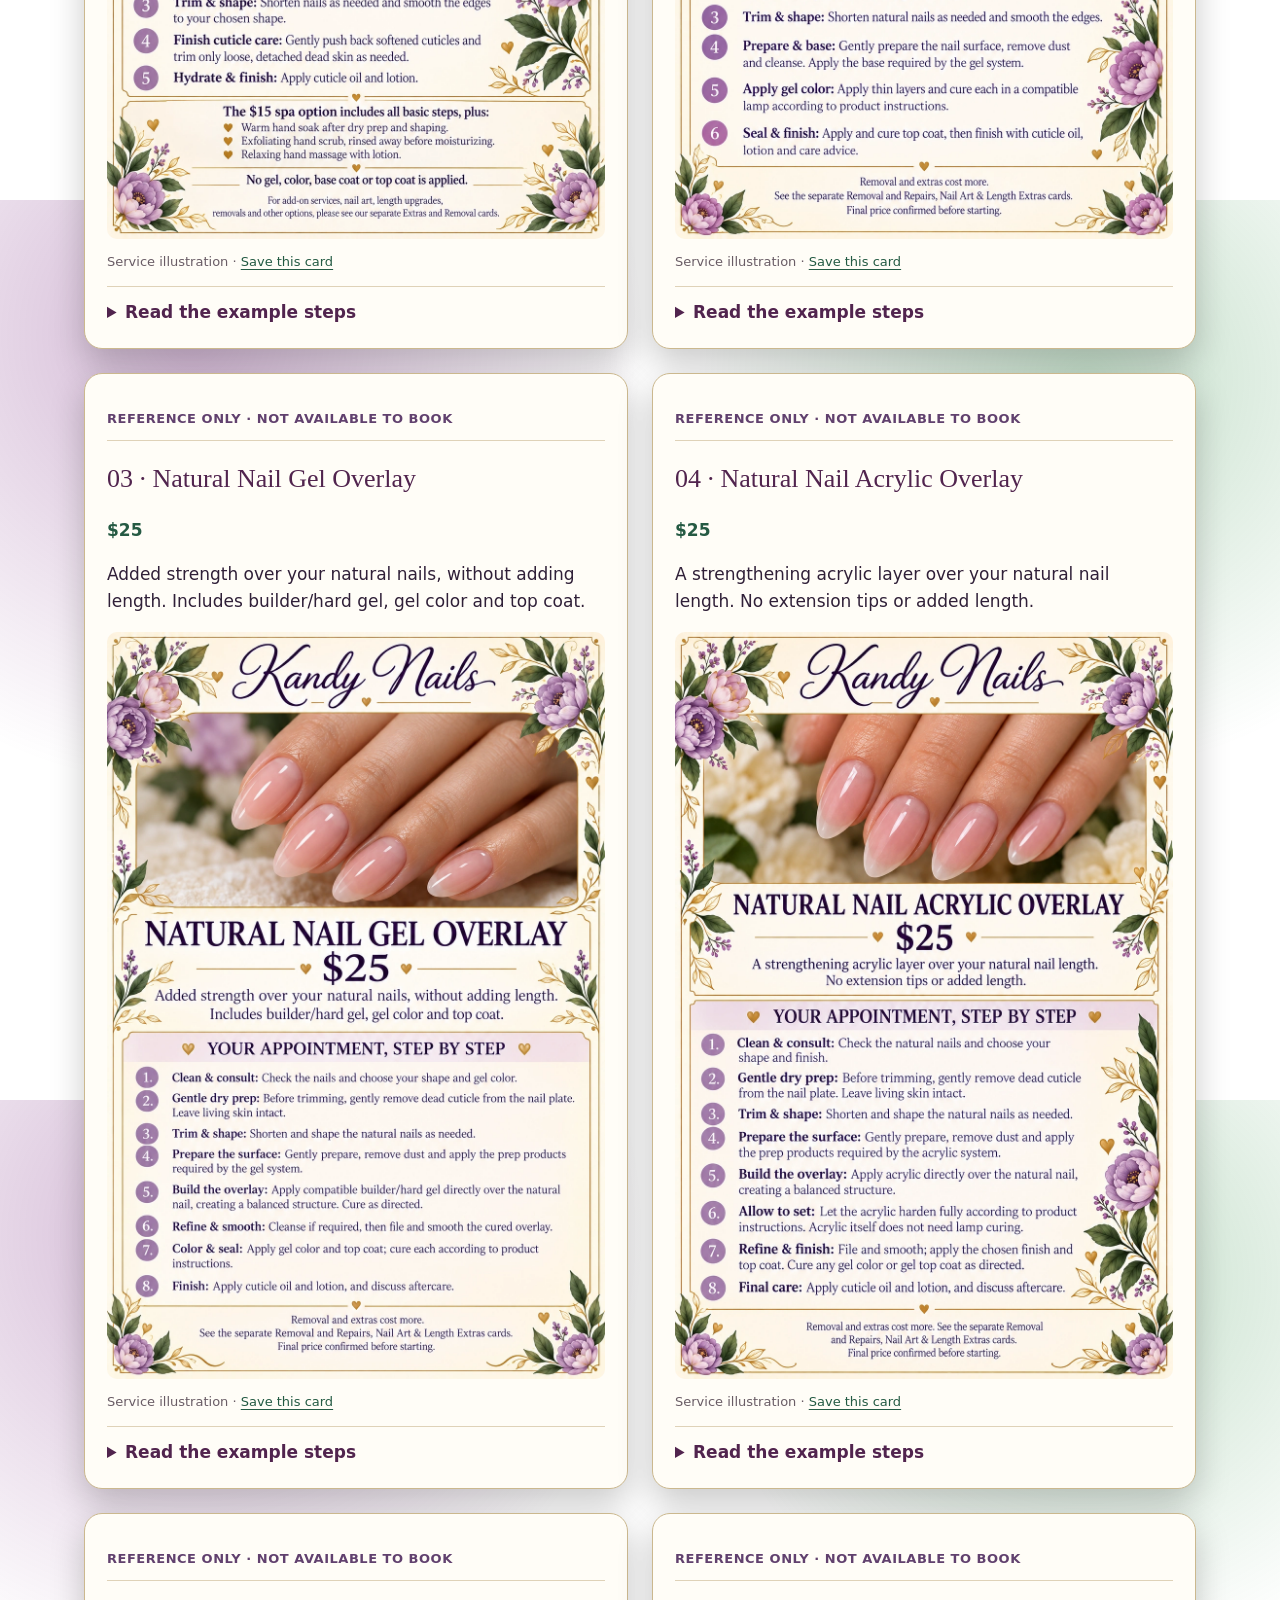
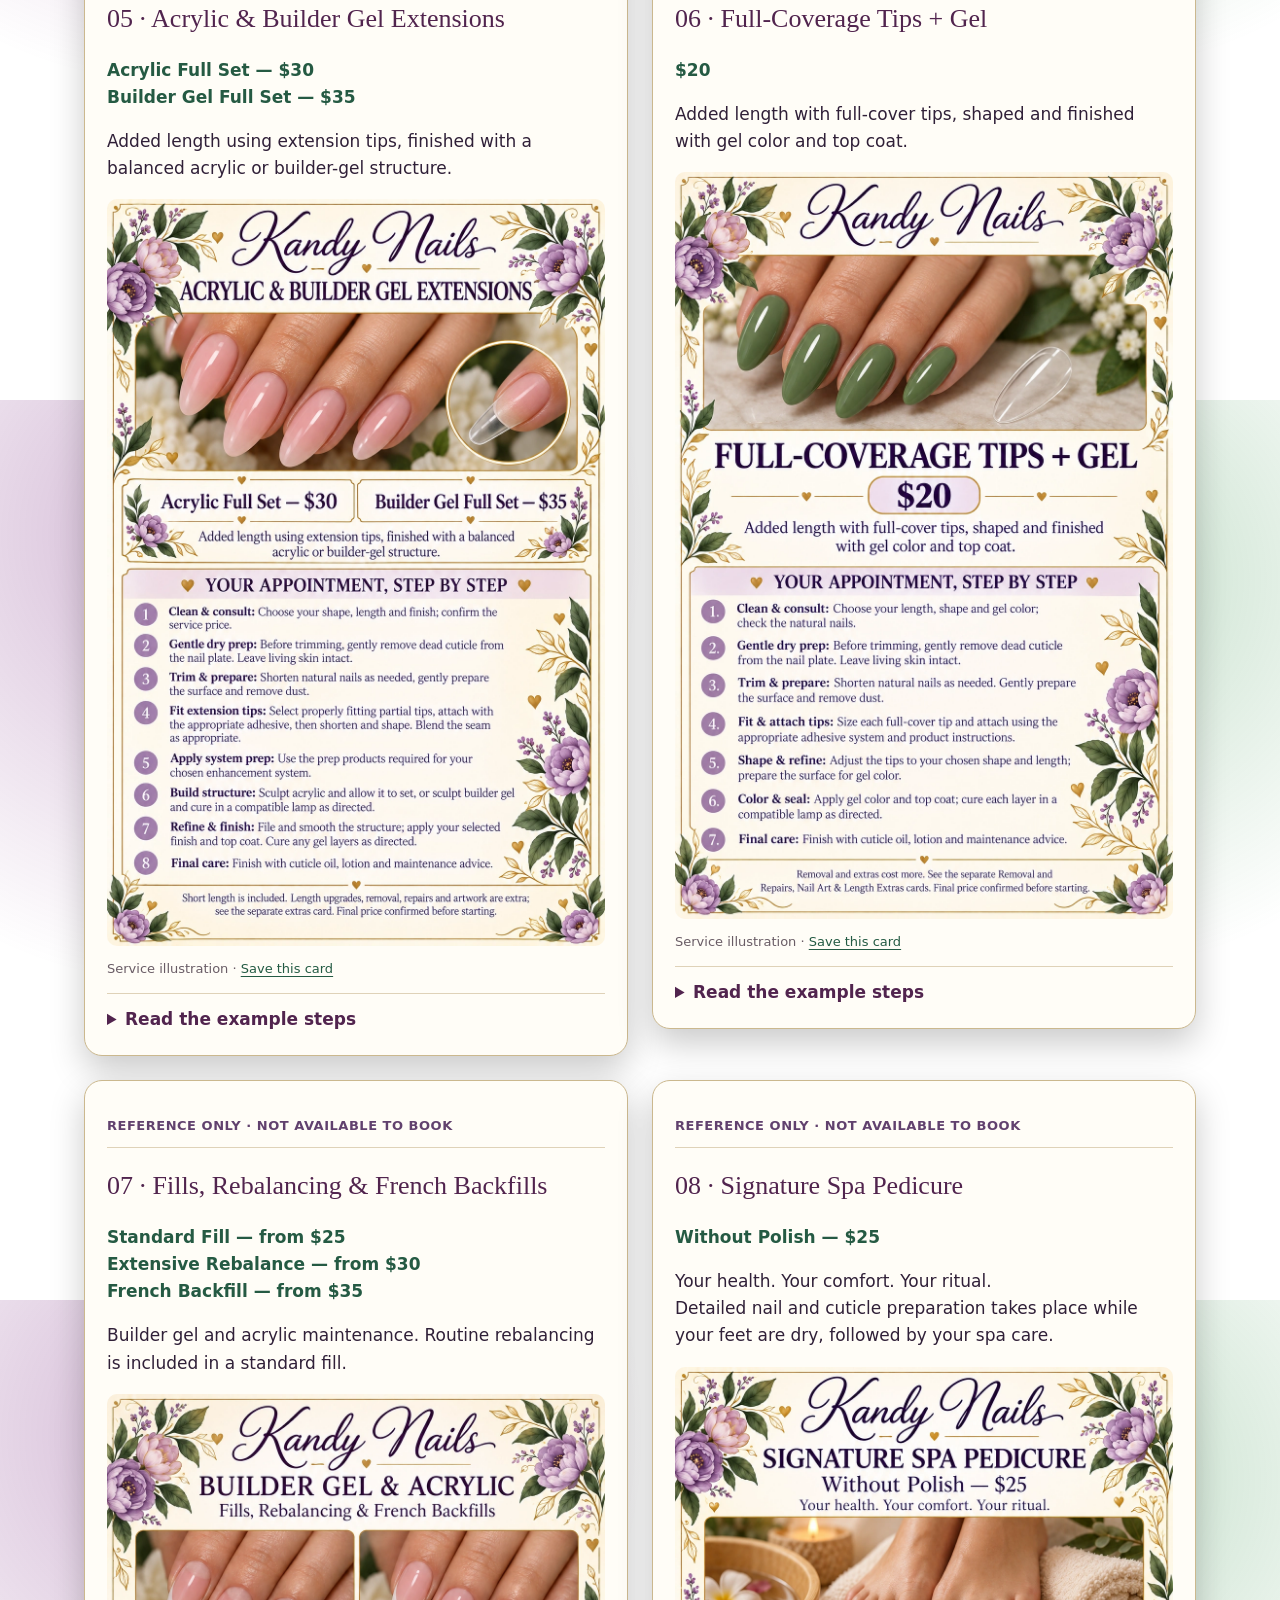
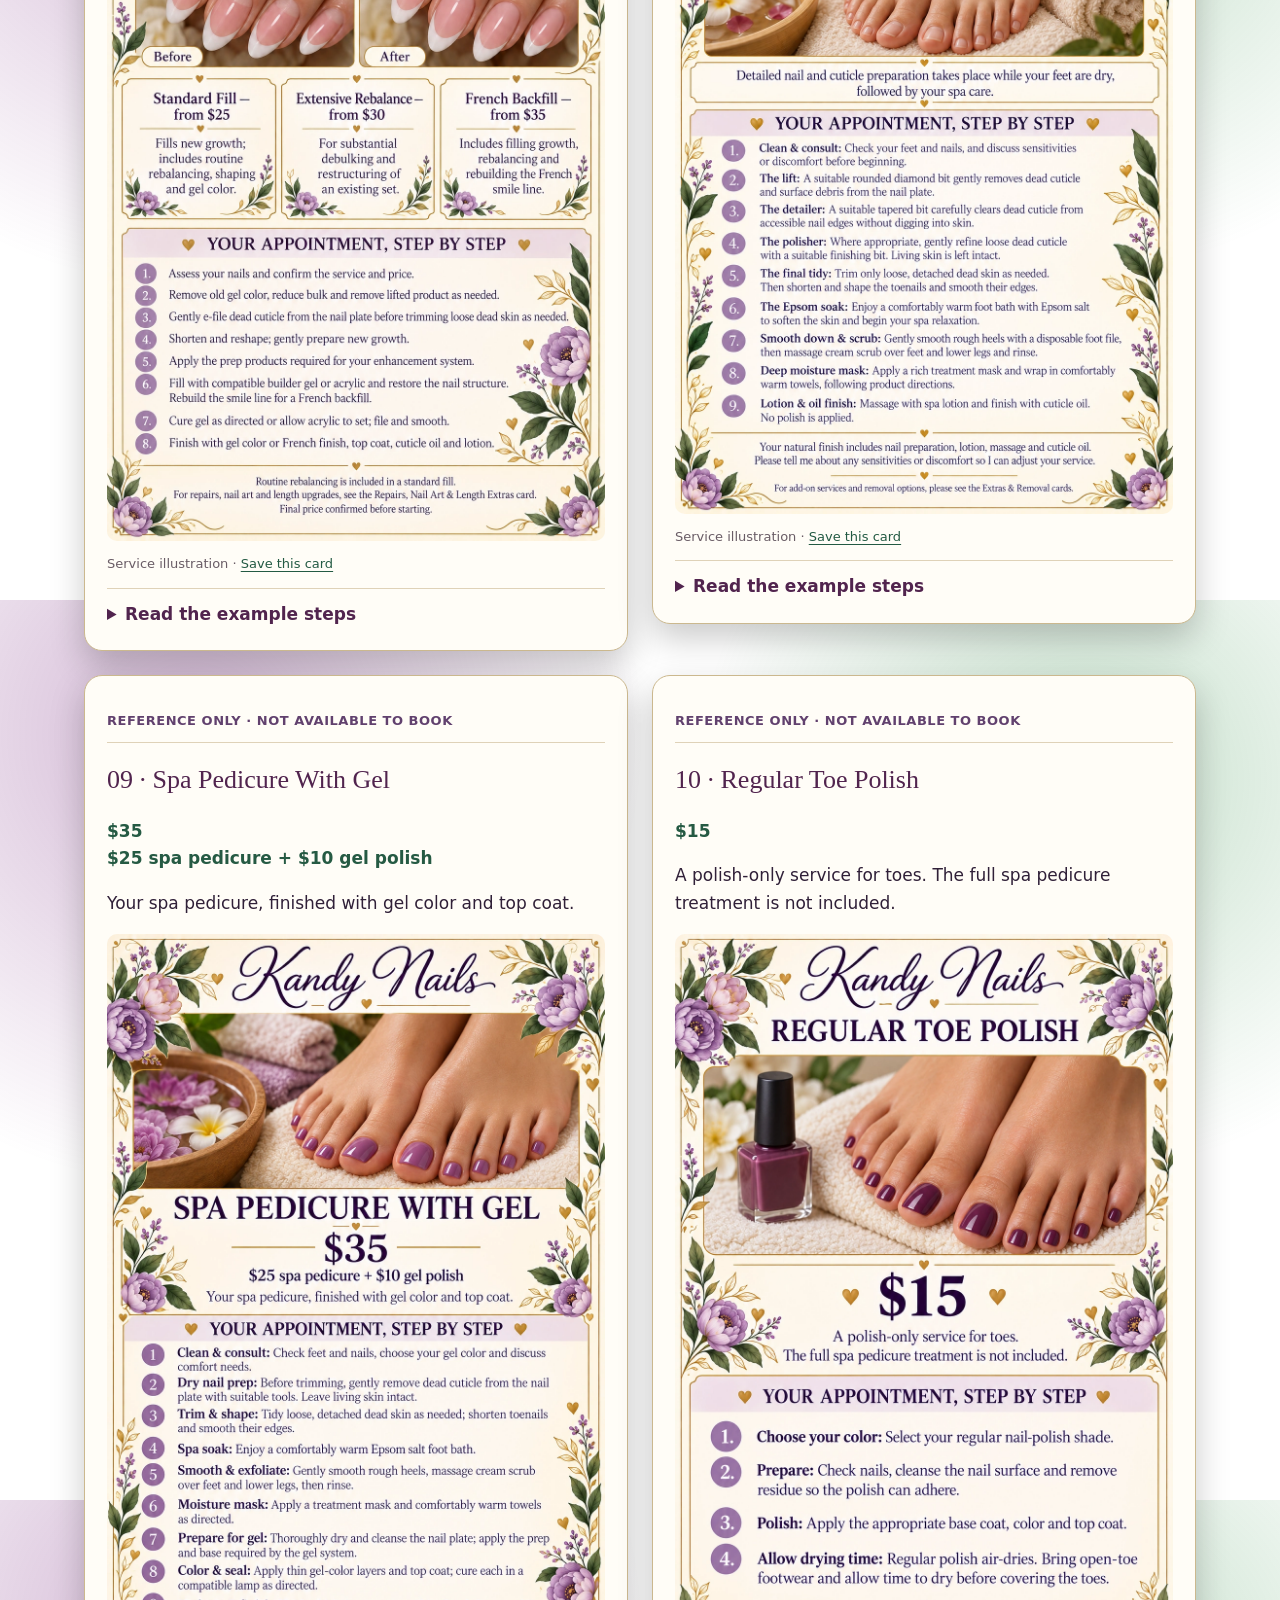
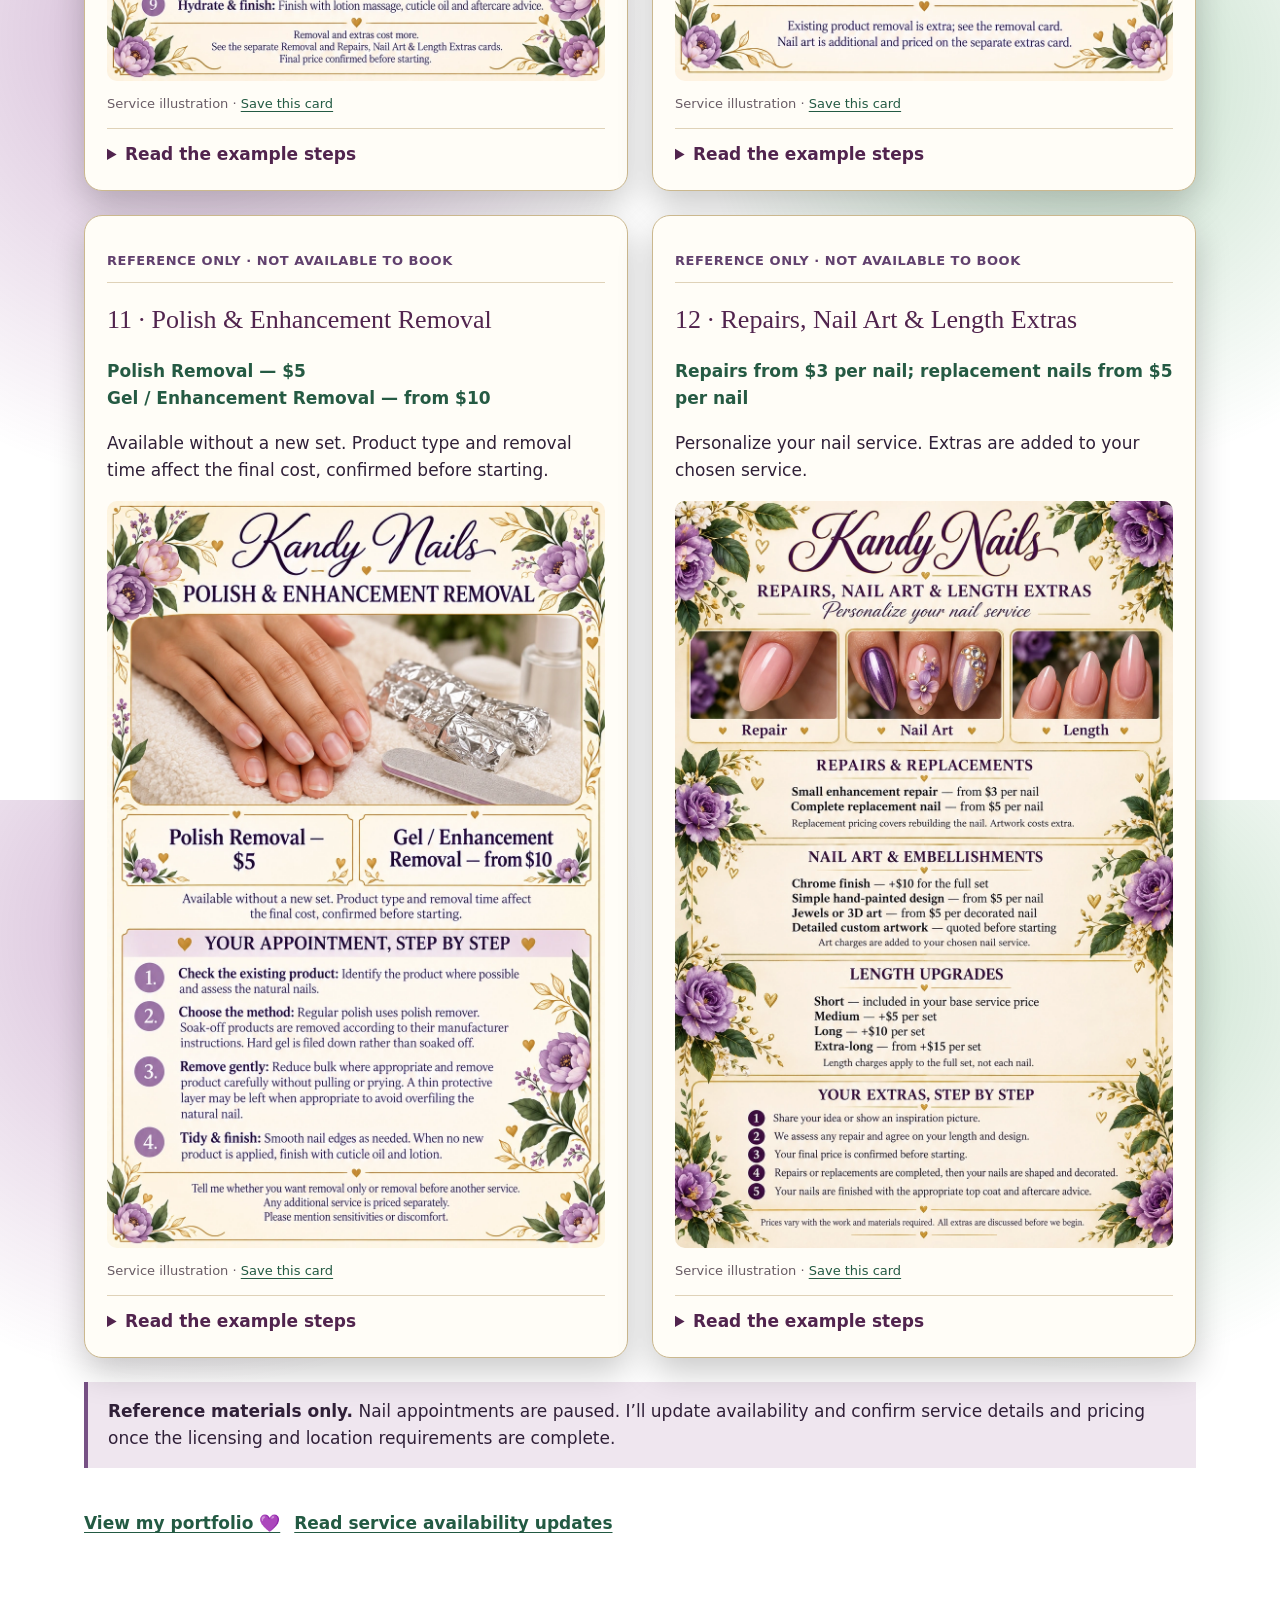
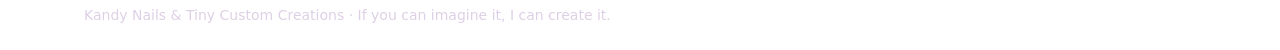
<file: services.html>
<!doctype html><html lang="en"><head><meta charset="utf-8"><meta name="viewport" content="width=device-width,initial-scale=1"><title>Service Concepts &amp; Steps | Kandy Nails</title><meta name="description" content="Kandy Nails artwork and service-concept reference guides. Nail appointments are paused while licensing and location requirements are completed."><style>body{
  background:radial-gradient(circle at 15% 15%,#6d14744d,transparent 34%),radial-gradient(circle at 85% 20%,#2d8c4145,transparent 30%),linear-gradient(135deg,#050407,#14091a 55%,#07110a) fixed!important;
  background-size:100vw 100vh!important;
  color:#f8f0fc!important;
}
header h1,header .brand{color:#fff7ff!important}
header .intro,footer{color:#ded0e5!important}
header a,main>p>a{color:#b5ff8d!important}
.jump a{
  color:#c6ffad!important;
  background:#160d1dcc!important;
  border-color:#97c57966!important;
}
article,.note{color:#302038!important}
article{box-shadow:0 14px 34px #00000036!important}*{box-sizing:border-box}html{scroll-behavior:smooth}body{margin:0;background:#faf5eb;color:#302038;font:17px/1.6 system-ui,sans-serif}a{color:#235a43;text-underline-offset:3px}a:focus-visible,summary:focus-visible{outline:3px solid #78458b;outline-offset:4px}header,main,footer{max-width:1160px;margin:auto;padding:24px}header>nav{display:flex;gap:22px;flex-wrap:wrap;justify-content:space-between}.brand{font:32px Georgia,serif;color:#51244e;text-decoration:none}h1{font:clamp(34px,7vw,60px)/1.1 Georgia,serif;margin:28px 0 18px}h2{font:26px/1.25 Georgia,serif;color:#51244e}.intro{max-width:800px}.jump{display:flex;gap:8px;flex-wrap:wrap;margin-top:24px}.jump a{border:1px solid #c9b68e;border-radius:22px;text-decoration:none;padding:7px 12px;font-size:14px}.grid{display:grid;grid-template-columns:repeat(2,minmax(0,1fr));gap:24px;align-items:start}article{background:#fffdf7;border:1px solid #cbb88e;border-radius:18px;padding:22px;scroll-margin-top:20px}.price{font-weight:750;color:#255a43}img{width:100%;height:auto;display:block;border-radius:10px}.caption{font-size:13px;color:#695c65}details{border-top:1px solid #dfd2b8;padding-top:12px}summary{cursor:pointer;color:#51244e;font-weight:650}li{margin:12px 0}.note{border-left:4px solid #775185;padding:16px 20px;background:#efe6ef;margin:24px 0}footer{font-size:14px}@media(max-width:720px){.grid{grid-template-columns:1fr}header,main,footer{padding:16px}article{padding:16px}}@media(prefers-reduced-motion:reduce){html{scroll-behavior:auto}}.availability-notice{margin:24px 0;padding:24px;border:1px solid #a9f184;border-radius:18px;background:linear-gradient(125deg,#30143e,#12331e);color:#fff7ff}.availability-notice h2{margin:0 0 12px;color:#b5ff8d;font:700 clamp(23px,5vw,32px)/1.25 system-ui,sans-serif}.availability-notice p{margin:10px 0}.availability-notice a{color:#b5ff8d}.reference-label{font-size:13px;font-weight:700;color:#61416e;text-transform:uppercase;letter-spacing:.04em;border-bottom:1px solid #dfd2b8;padding-bottom:10px}.reference-menu-note{font-size:14px;color:#ded0e5}.page-actions{display:flex;gap:14px;flex-wrap:wrap;padding:18px 0}.page-actions a{font-weight:700}
</style></head><body><header><nav aria-label="Main navigation"><a class="brand" href="index.html">Kandy Nails</a><a href="index.html">Back to home</a><a href="portfolio.html">Portfolio</a></nav><section class="availability-notice" aria-labelledby="availability-title"><h2 id="availability-title">💅 Nail Services Coming Soon</h2><p>I’m completing the licensing and location requirements needed to offer nail services. <strong>Appointments are currently paused.</strong></p><p>The cards below are service concepts and reference guides, not services currently available to book. Any prices shown are reference prices; future pricing and availability will be confirmed when appointments reopen.</p><p><a href="portfolio.html">Explore my nail-art portfolio 💜</a></p></section><h1>Service Concepts &amp; Steps</h1><p class="intro">Browse example nail and pedicure processes, artwork and picture guides while I continue building Kandy Nails. These reference materials do not reserve an appointment.</p><p><a href="Kandy-Nails-FINAL-Service-Menu.pdf">View the reference menu PDF — appointments paused</a></p><p class="reference-menu-note">The reference PDF and picture cards may contain earlier pricing and appointment wording. Nail appointments remain paused.</p><nav class="jump" aria-label="Browse service reference guides"><a href="#01-manicure">01 Manicure Without Polish</a><a href="#02-gel-manicure">02 Gel Manicure</a><a href="#03-gel-overlay">03 Natural Nail Gel Overlay</a><a href="#04-acrylic-overlay">04 Natural Nail Acrylic Overlay</a><a href="#05-extensions">05 Acrylic &amp; Builder Gel Extensions</a><a href="#06-full-coverage">06 Full-Coverage Tips + Gel</a><a href="#07-fills">07 Fills, Rebalancing &amp; French Backfills</a><a href="#08-spa-pedicure">08 Signature Spa Pedicure</a><a href="#09-spa-gel">09 Spa Pedicure With Gel</a><a href="#10-toe-polish">10 Regular Toe Polish</a><a href="#11-removal">11 Polish &amp; Enhancement Removal</a><a href="#12-extras">12 Repairs, Nail Art &amp; Length Extras</a></nav></header><main><div class="grid"><article id="01-manicure"><p class="reference-label">Reference only · Not available to book</p><h2>01 · Manicure Without Polish</h2><p class="price">Basic Manicure — $10<br>Spa Manicure — $15</p><p>Natural nails, neatly cared for. Both options finish without polish.</p><a class="picture" href="service-guides/01-manicure.webp" target="_blank" rel="noopener"><img src="service-guides/01-manicure.webp" alt="Manicure Without Polish — illustrated prices and appointment steps" loading="lazy" width="1024" height="1536"></a><p class="caption">Service illustration · <a href="service-guides/01-manicure.webp" download>Save this card</a></p><details><summary>Read the example steps</summary><ol><li>Clean &amp; consult: Wash hands and discuss your preferred nail length and shape.</li><li>Gentle dry prep: Before trimming, gently remove dead cuticle from the nail plate with a suitable e-file bit. Living skin is left intact.</li><li>Trim &amp; shape: Shorten nails as needed and smooth the edges to your chosen shape.</li><li>Finish cuticle care: Gently push back softened cuticles and trim only loose, detached dead skin as needed.</li><li>Hydrate &amp; finish: Apply cuticle oil and lotion.</li></ol><p>The $15 spa option includes all basic steps, plus:<br>Warm hand soak after dry prep and shaping.<br>Exfoliating hand scrub, rinsed away before moisturizing.<br>Relaxing hand massage with lotion.<br>No gel, color, base coat or top coat is applied.</p></details></article><article id="02-gel-manicure"><p class="reference-label">Reference only · Not available to book</p><h2>02 · Gel Manicure</h2><p class="price">$15</p><p>Gel color on your natural nails. Includes nail and cuticle prep, shaping, gel color and top coat. No extensions or builder-gel layer.</p><a class="picture" href="service-guides/02-gel-manicure.webp" target="_blank" rel="noopener"><img src="service-guides/02-gel-manicure.webp" alt="Gel Manicure — illustrated prices and appointment steps" loading="lazy" width="1024" height="1536"></a><p class="caption">Service illustration · <a href="service-guides/02-gel-manicure.webp" download>Save this card</a></p><details><summary>Read the example steps</summary><ol><li>Clean &amp; consult: Choose your nail shape and gel color; check the existing product.</li><li>Gentle dry prep: Before trimming, gently remove dead cuticle from the nail plate. Leave living skin intact.</li><li>Trim &amp; shape: Shorten natural nails as needed and smooth the edges.</li><li>Prepare &amp; base: Gently prepare the nail surface, remove dust and cleanse. Apply the base required by the gel system.</li><li>Apply gel color: Apply thin layers and cure each in a compatible lamp according to product instructions.</li><li>Seal &amp; finish: Apply and cure top coat, then finish with cuticle oil, lotion and care advice.</li></ol><p>Removal and extras cost more. See the separate Removal and Repairs, Nail Art &amp; Length Extras cards. Final price confirmed before starting.</p></details></article><article id="03-gel-overlay"><p class="reference-label">Reference only · Not available to book</p><h2>03 · Natural Nail Gel Overlay</h2><p class="price">$25</p><p>Added strength over your natural nails, without adding length. Includes builder/hard gel, gel color and top coat.</p><a class="picture" href="service-guides/03-gel-overlay.webp" target="_blank" rel="noopener"><img src="service-guides/03-gel-overlay.webp" alt="Natural Nail Gel Overlay — illustrated prices and appointment steps" loading="lazy" width="1024" height="1536"></a><p class="caption">Service illustration · <a href="service-guides/03-gel-overlay.webp" download>Save this card</a></p><details><summary>Read the example steps</summary><ol><li>Clean &amp; consult: Check the nails and choose your shape and gel color.</li><li>Gentle dry prep: Before trimming, gently remove dead cuticle from the nail plate. Leave living skin intact.</li><li>Trim &amp; shape: Shorten and shape the natural nails as needed.</li><li>Prepare the surface: Gently prepare, remove dust and apply the prep products required by the gel system.</li><li>Build the overlay: Apply compatible builder/hard gel directly over the natural nail, creating a balanced structure. Cure as directed.</li><li>Refine &amp; smooth: Cleanse if required, then file and smooth the cured overlay.</li><li>Color &amp; seal: Apply gel color and top coat; cure each according to product instructions.</li><li>Finish: Apply cuticle oil and lotion, and discuss aftercare.</li></ol><p>Removal and extras cost more. See the separate Removal and Repairs, Nail Art &amp; Length Extras cards. Final price confirmed before starting.</p></details></article><article id="04-acrylic-overlay"><p class="reference-label">Reference only · Not available to book</p><h2>04 · Natural Nail Acrylic Overlay</h2><p class="price">$25</p><p>A strengthening acrylic layer over your natural nail length. No extension tips or added length.</p><a class="picture" href="service-guides/04-acrylic-overlay.webp" target="_blank" rel="noopener"><img src="service-guides/04-acrylic-overlay.webp" alt="Natural Nail Acrylic Overlay — illustrated prices and appointment steps" loading="lazy" width="1024" height="1536"></a><p class="caption">Service illustration · <a href="service-guides/04-acrylic-overlay.webp" download>Save this card</a></p><details><summary>Read the example steps</summary><ol><li>Clean &amp; consult: Check the natural nails and choose your shape and finish.</li><li>Gentle dry prep: Before trimming, gently remove dead cuticle from the nail plate. Leave living skin intact.</li><li>Trim &amp; shape: Shorten and shape the natural nails as needed.</li><li>Prepare the surface: Gently prepare, remove dust and apply the prep products required by the acrylic system.</li><li>Build the overlay: Apply acrylic directly over the natural nail, creating a balanced structure.</li><li>Allow to set: Let the acrylic harden fully according to product instructions. Acrylic itself does not need lamp curing.</li><li>Refine &amp; finish: File and smooth; apply the chosen finish and top coat. Cure any gel color or gel top coat as directed.</li><li>Final care: Apply cuticle oil and lotion, and discuss aftercare.</li></ol><p>Removal and extras cost more. See the separate Removal and Repairs, Nail Art &amp; Length Extras cards. Final price confirmed before starting.</p></details></article><article id="05-extensions"><p class="reference-label">Reference only · Not available to book</p><h2>05 · Acrylic &amp; Builder Gel Extensions</h2><p class="price">Acrylic Full Set — $30<br>Builder Gel Full Set — $35</p><p>Added length using extension tips, finished with a balanced acrylic or builder-gel structure.</p><a class="picture" href="service-guides/05-extensions.webp" target="_blank" rel="noopener"><img src="service-guides/05-extensions.webp" alt="Acrylic &amp; Builder Gel Extensions — illustrated prices and appointment steps" loading="lazy" width="1024" height="1536"></a><p class="caption">Service illustration · <a href="service-guides/05-extensions.webp" download>Save this card</a></p><details><summary>Read the example steps</summary><ol><li>Clean &amp; consult: Choose your shape, length and finish; confirm the service price.</li><li>Gentle dry prep: Before trimming, gently remove dead cuticle from the nail plate. Leave living skin intact.</li><li>Trim &amp; prepare: Shorten natural nails as needed, gently prepare the surface and remove dust.</li><li>Fit extension tips: Select properly fitting partial tips, attach with the appropriate adhesive, then shorten and shape. Blend the seam as appropriate.</li><li>Apply system prep: Use the prep products required for your chosen enhancement system.</li><li>Build structure: Sculpt acrylic and allow it to set, or sculpt builder gel and cure in a compatible lamp as directed.</li><li>Refine &amp; finish: File and smooth the structure; apply your selected finish and top coat. Cure any gel layers as directed.</li><li>Final care: Finish with cuticle oil, lotion and maintenance advice.</li></ol><p>Short length is included. Length upgrades, removal, repairs and artwork are extra; see the separate extras card. Final price confirmed before starting.</p></details></article><article id="06-full-coverage"><p class="reference-label">Reference only · Not available to book</p><h2>06 · Full-Coverage Tips + Gel</h2><p class="price">$20</p><p>Added length with full-cover tips, shaped and finished with gel color and top coat.</p><a class="picture" href="service-guides/06-full-coverage.webp" target="_blank" rel="noopener"><img src="service-guides/06-full-coverage.webp" alt="Full-Coverage Tips + Gel — illustrated prices and appointment steps" loading="lazy" width="1024" height="1536"></a><p class="caption">Service illustration · <a href="service-guides/06-full-coverage.webp" download>Save this card</a></p><details><summary>Read the example steps</summary><ol><li>Clean &amp; consult: Choose your length, shape and gel color; check the natural nails.</li><li>Gentle dry prep: Before trimming, gently remove dead cuticle from the nail plate. Leave living skin intact.</li><li>Trim &amp; prepare: Shorten natural nails as needed. Gently prepare the surface and remove dust.</li><li>Fit &amp; attach tips: Size each full-cover tip and attach using the appropriate adhesive system and product instructions.</li><li>Shape &amp; refine: Adjust the tips to your chosen shape and length; prepare the surface for gel color.</li><li>Color &amp; seal: Apply gel color and top coat; cure each layer in a compatible lamp as directed.</li><li>Final care: Finish with cuticle oil, lotion and maintenance advice.</li></ol><p>Removal and extras cost more. See the separate Removal and Repairs, Nail Art &amp; Length Extras cards. Final price confirmed before starting.</p></details></article><article id="07-fills"><p class="reference-label">Reference only · Not available to book</p><h2>07 · Fills, Rebalancing &amp; French Backfills</h2><p class="price">Standard Fill — from $25<br>Extensive Rebalance — from $30<br>French Backfill — from $35</p><p>Builder gel and acrylic maintenance. Routine rebalancing is included in a standard fill.</p><a class="picture" href="service-guides/07-fills.webp" target="_blank" rel="noopener"><img src="service-guides/07-fills.webp" alt="Fills, Rebalancing &amp; French Backfills — illustrated prices and appointment steps" loading="lazy" width="1024" height="1536"></a><p class="caption">Service illustration · <a href="service-guides/07-fills.webp" download>Save this card</a></p><details><summary>Read the example steps</summary><ol><li>Assess your nails and confirm the service and price.</li><li>Remove old gel color, reduce bulk and remove lifted product as needed.</li><li>Gently e-file dead cuticle from the nail plate before trimming loose dead skin as needed.</li><li>Shorten and reshape; gently prepare new growth.</li><li>Apply the prep products required for your enhancement system.</li><li>Fill with compatible builder gel or acrylic and restore the nail structure. Rebuild the smile line for a French backfill.</li><li>Cure gel as directed or allow acrylic to set; file and smooth.</li><li>Finish with gel color or French finish, top coat, cuticle oil and lotion.</li></ol><p>For repairs, nail art and length upgrades, see the Repairs, Nail Art &amp; Length Extras card. Final price confirmed before starting.</p></details></article><article id="08-spa-pedicure"><p class="reference-label">Reference only · Not available to book</p><h2>08 · Signature Spa Pedicure</h2><p class="price">Without Polish — $25</p><p>Your health. Your comfort. Your ritual.<br>Detailed nail and cuticle preparation takes place while your feet are dry, followed by your spa care.</p><a class="picture" href="service-guides/08-spa-pedicure.webp" target="_blank" rel="noopener"><img src="service-guides/08-spa-pedicure.webp" alt="Signature Spa Pedicure — illustrated prices and appointment steps" loading="lazy" width="1024" height="1536"></a><p class="caption">Service illustration · <a href="service-guides/08-spa-pedicure.webp" download>Save this card</a></p><details><summary>Read the example steps</summary><ol><li>Clean &amp; consult: Check your feet and nails, and discuss sensitivities or discomfort before beginning.</li><li>The lift: A suitable rounded diamond bit gently removes dead cuticle and surface debris from the nail plate.</li><li>The detailer: A suitable tapered bit carefully clears dead cuticle from accessible nail edges without digging into skin.</li><li>The polisher: Where appropriate, gently refine loose dead cuticle with a suitable finishing bit. Living skin is left intact.</li><li>The final tidy: Trim only loose, detached dead skin as needed. Then shorten and shape the toenails and smooth their edges.</li><li>The Epsom soak: Enjoy a comfortably warm foot bath with Epsom salt to soften the skin and begin your spa relaxation.</li><li>Smooth down &amp; scrub: Gently smooth rough heels with a disposable foot file, then massage cream scrub over feet and lower legs and rinse.</li><li>Deep moisture mask: Apply a rich treatment mask and wrap in comfortably warm towels, following product directions.</li><li>Lotion &amp; oil finish: Massage with spa lotion and finish with cuticle oil. No polish is applied.</li></ol><p>Your natural finish includes nail preparation, lotion, massage and cuticle oil. Please tell me about any sensitivities or discomfort so I can adjust your service.</p></details></article><article id="09-spa-gel"><p class="reference-label">Reference only · Not available to book</p><h2>09 · Spa Pedicure With Gel</h2><p class="price">$35<br>$25 spa pedicure + $10 gel polish</p><p>Your spa pedicure, finished with gel color and top coat.</p><a class="picture" href="service-guides/09-spa-gel.webp" target="_blank" rel="noopener"><img src="service-guides/09-spa-gel.webp" alt="Spa Pedicure With Gel — illustrated prices and appointment steps" loading="lazy" width="1024" height="1536"></a><p class="caption">Service illustration · <a href="service-guides/09-spa-gel.webp" download>Save this card</a></p><details><summary>Read the example steps</summary><ol><li>Clean &amp; consult: Check feet and nails, choose your gel color and discuss comfort needs.</li><li>Dry nail prep: Before trimming, gently remove dead cuticle from the nail plate with suitable tools. Leave living skin intact.</li><li>Trim &amp; shape: Tidy loose, detached dead skin as needed; shorten toenails and smooth their edges.</li><li>Spa soak: Enjoy a comfortably warm Epsom salt foot bath.</li><li>Smooth &amp; exfoliate: Gently smooth rough heels, massage cream scrub over feet and lower legs, then rinse.</li><li>Moisture mask: Apply a treatment mask and comfortably warm towels as directed.</li><li>Prepare for gel: Thoroughly dry and cleanse the nail plate; apply the prep and base required by the gel system.</li><li>Color &amp; seal: Apply thin gel-color layers and top coat; cure each in a compatible lamp as directed.</li><li>Hydrate &amp; finish: Finish with lotion massage, cuticle oil and aftercare advice.</li></ol><p>Removal and extras cost more. See the separate Removal and Repairs, Nail Art &amp; Length Extras cards. Final price confirmed before starting.</p></details></article><article id="10-toe-polish"><p class="reference-label">Reference only · Not available to book</p><h2>10 · Regular Toe Polish</h2><p class="price">$15</p><p>A polish-only service for toes. The full spa pedicure treatment is not included.</p><a class="picture" href="service-guides/10-toe-polish.webp" target="_blank" rel="noopener"><img src="service-guides/10-toe-polish.webp" alt="Regular Toe Polish — illustrated prices and appointment steps" loading="lazy" width="1024" height="1536"></a><p class="caption">Service illustration · <a href="service-guides/10-toe-polish.webp" download>Save this card</a></p><details><summary>Read the example steps</summary><ol><li>Choose your color: Select your regular nail-polish shade.</li><li>Prepare: Check nails, cleanse the nail surface and remove residue so the polish can adhere.</li><li>Polish: Apply the appropriate base coat, color and top coat.</li><li>Allow drying time: Regular polish air-dries. Bring open-toe footwear and allow time to dry before covering the toes.</li></ol><p>Existing product removal is extra; see the removal card. Nail art is additional and priced on the separate extras card.</p></details></article><article id="11-removal"><p class="reference-label">Reference only · Not available to book</p><h2>11 · Polish &amp; Enhancement Removal</h2><p class="price">Polish Removal — $5<br>Gel / Enhancement Removal — from $10</p><p>Available without a new set. Product type and removal time affect the final cost, confirmed before starting.</p><a class="picture" href="service-guides/11-removal.webp" target="_blank" rel="noopener"><img src="service-guides/11-removal.webp" alt="Polish &amp; Enhancement Removal — illustrated prices and appointment steps" loading="lazy" width="1024" height="1536"></a><p class="caption">Service illustration · <a href="service-guides/11-removal.webp" download>Save this card</a></p><details><summary>Read the example steps</summary><ol><li>Check the existing product: Identify the product where possible and assess the natural nails.</li><li>Choose the method: Regular polish uses polish remover. Soak-off products are removed according to their manufacturer instructions. Hard gel is filed down rather than soaked off.</li><li>Remove gently: Reduce bulk where appropriate and remove product carefully without pulling or prying. A thin protective layer may be left when appropriate to avoid overfiling the natural nail.</li><li>Tidy &amp; finish: Smooth nail edges as needed. When no new product is applied, finish with cuticle oil and lotion.</li></ol><p>Tell me whether you want removal only or removal before another service. Any additional service is priced separately. Please mention sensitivities or discomfort.</p></details></article><article id="12-extras"><p class="reference-label">Reference only · Not available to book</p><h2>12 · Repairs, Nail Art &amp; Length Extras</h2><p class="price">Repairs from $3 per nail; replacement nails from $5 per nail</p><p>Personalize your nail service. Extras are added to your chosen service.</p><a class="picture" href="service-guides/12-extras.webp" target="_blank" rel="noopener"><img src="service-guides/12-extras.webp" alt="Repairs, Nail Art &amp; Length Extras — illustrated prices and appointment steps" loading="lazy" width="1024" height="1536"></a><p class="caption">Service illustration · <a href="service-guides/12-extras.webp" download>Save this card</a></p><details><summary>Read the example steps</summary><ol><li>Share your idea or show an inspiration picture.</li><li>We assess any repair and agree on your length and design.</li><li>Your final price is confirmed before starting.</li><li>Repairs or replacements are completed, then your nails are shaped and decorated.</li><li>Your nails are finished with the appropriate top coat and aftercare advice.</li></ol><p>Replacement pricing covers rebuilding the nail; artwork costs extra. Chrome: +$10 for the full set. Simple hand-painted designs: from $5 per nail. Jewels or 3D art: from $5 per decorated nail. Detailed artwork: quoted before starting. Short length: included. Medium: +$5 per set. Long: +$10 per set. Extra-long: from +$15 per set. Length charges apply to the full set, not each nail.</p></details></article></div><aside class="note"><strong>Reference materials only.</strong> Nail appointments are paused. I’ll update availability and confirm service details and pricing once the licensing and location requirements are complete.</aside><div class="page-actions"><a href="portfolio.html">View my portfolio 💜</a><a href="index.html#availability">Read service availability updates</a></div></main><footer>Kandy Nails &amp; Tiny Custom Creations · If you can imagine it, I can create it.</footer></body></html>
</file>
